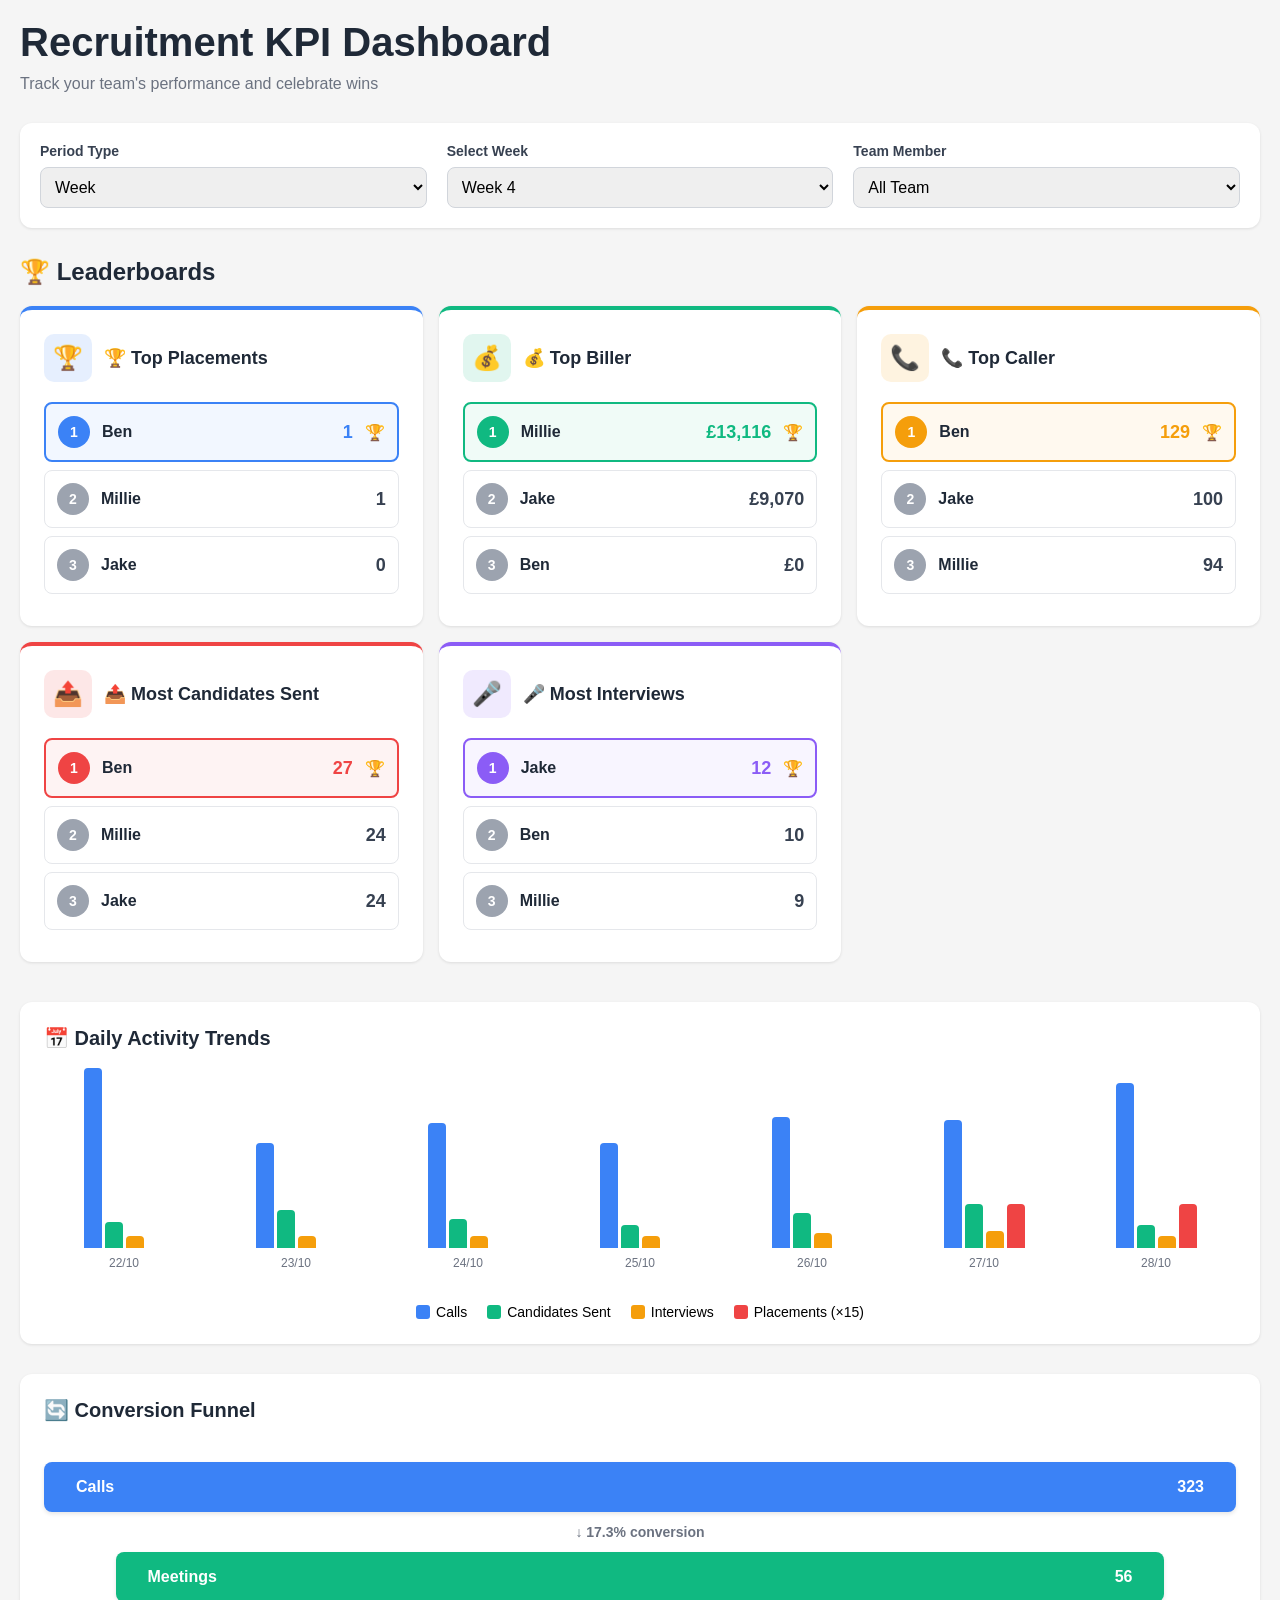
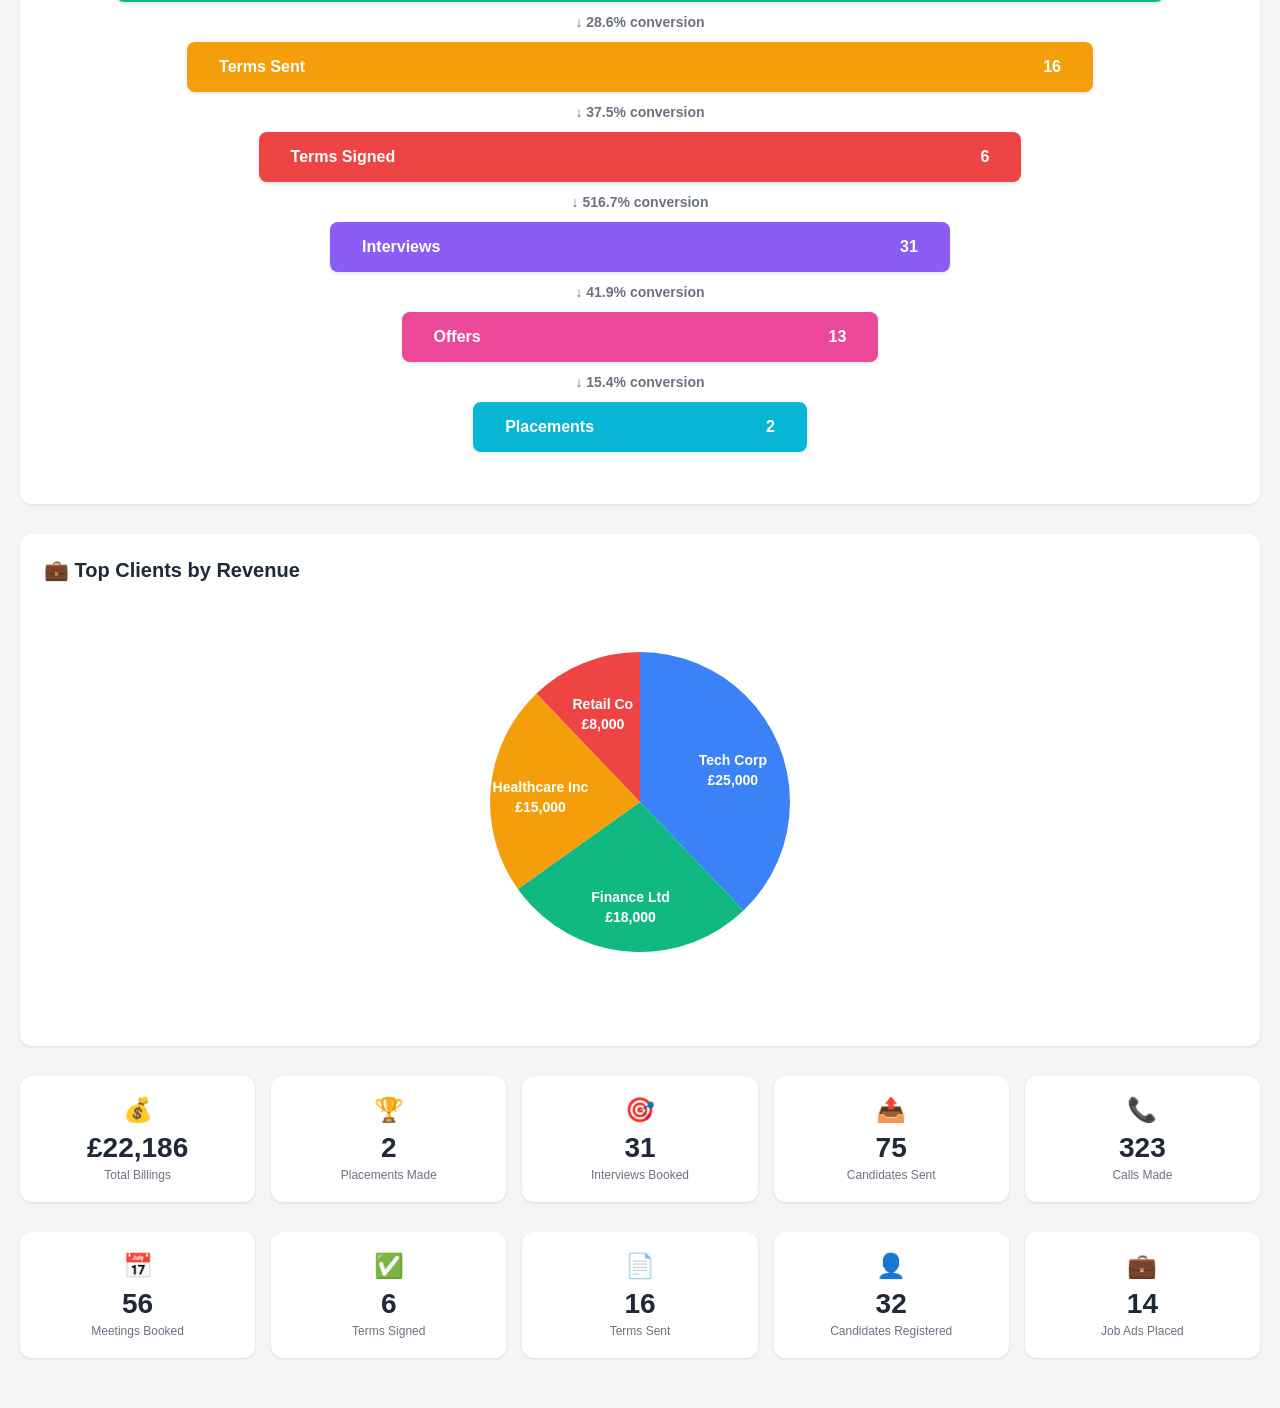
<file: index.html>
<!DOCTYPE html>
<html lang="en">
<head>
    <meta charset="UTF-8">
    <meta name="viewport" content="width=device-width, initial-scale=1.0">
    <title>Recruitment KPI Dashboard</title>
    <style>
        * { margin: 0; padding: 0; box-sizing: border-box; }
        body { font-family: -apple-system, BlinkMacSystemFont, 'Segoe UI', Roboto, sans-serif; background: #f5f5f5; padding: 20px; }
        .container { max-width: 1400px; margin: 0 auto; }
        h1 { font-size: 2.5rem; color: #1f2937; margin-bottom: 10px; }
        .subtitle { color: #6b7280; margin-bottom: 30px; }
        .filters { background: white; padding: 20px; border-radius: 12px; box-shadow: 0 1px 3px rgba(0,0,0,0.1); margin-bottom: 30px; display: grid; grid-template-columns: repeat(auto-fit, minmax(200px, 1fr)); gap: 20px; }
        .filter-group label { display: block; font-size: 0.875rem; font-weight: 600; color: #374151; margin-bottom: 8px; }
        .filter-group select { width: 100%; padding: 10px; border: 1px solid #d1d5db; border-radius: 8px; font-size: 1rem; }
        .section-title { font-size: 1.5rem; font-weight: bold; color: #1f2937; margin-bottom: 20px; display: flex; align-items: center; gap: 10px; }
        .leaderboards { display: grid; grid-template-columns: repeat(5, 1fr); gap: 16px; margin-bottom: 40px; }
        @media (max-width: 1400px) { .leaderboards { grid-template-columns: repeat(3, 1fr); } }
        @media (max-width: 900px) { .leaderboards { grid-template-columns: repeat(2, 1fr); } }
        @media (max-width: 600px) { .leaderboards { grid-template-columns: 1fr; } }
        .leaderboard-card { background: white; border-radius: 12px; box-shadow: 0 1px 3px rgba(0,0,0,0.1); padding: 24px; border-top: 4px solid; }
        .leaderboard-header { display: flex; align-items: center; gap: 12px; margin-bottom: 20px; }
        .leaderboard-icon { width: 48px; height: 48px; border-radius: 10px; display: flex; align-items: center; justify-content: center; font-size: 1.5rem; }
        .leaderboard-title { font-size: 1.125rem; font-weight: bold; color: #1f2937; }
        .leaderboard-item { display: flex; align-items: center; gap: 12px; padding: 12px; border-radius: 8px; margin-bottom: 8px; border: 1px solid #e5e7eb; transition: all 0.2s; }
        .leaderboard-item:hover { box-shadow: 0 4px 6px rgba(0,0,0,0.1); }
        .leaderboard-item.first { border: 2px solid; }
        .rank-badge { width: 32px; height: 32px; border-radius: 50%; display: flex; align-items: center; justify-content: center; font-weight: bold; color: white; font-size: 0.875rem; }
        .leaderboard-name { flex: 1; font-weight: 600; color: #1f2937; }
        .leaderboard-value { font-size: 1.125rem; font-weight: bold; }
        .chart-container { background: white; border-radius: 12px; box-shadow: 0 1px 3px rgba(0,0,0,0.1); padding: 24px; margin-bottom: 30px; }
        .chart-title { font-size: 1.25rem; font-weight: bold; color: #1f2937; margin-bottom: 20px; display: flex; align-items: center; gap: 10px; }
        .funnel { display: flex; flex-direction: column; align-items: center; padding: 20px 0; }
        .funnel-stage { border-radius: 8px; color: white; font-weight: bold; padding: 16px 32px; margin-bottom: 8px; box-shadow: 0 2px 4px rgba(0,0,0,0.1); display: flex; justify-content: space-between; align-items: center; transition: all 0.2s; }
        .funnel-stage:hover { box-shadow: 0 4px 8px rgba(0,0,0,0.2); transform: translateY(-2px); }
        .conversion-rate { font-size: 0.875rem; font-weight: 600; color: #6b7280; margin: 4px 0 12px 0; }
        .metrics-grid { display: grid; grid-template-columns: repeat(auto-fit, minmax(150px, 1fr)); gap: 16px; margin-bottom: 30px; }
        .metric-tile { background: white; border-radius: 12px; box-shadow: 0 1px 3px rgba(0,0,0,0.1); padding: 20px; text-align: center; }
        .metric-icon { font-size: 1.5rem; margin-bottom: 8px; }
        .metric-value { font-size: 1.75rem; font-weight: bold; color: #1f2937; margin-bottom: 4px; }
        .metric-label { font-size: 0.75rem; color: #6b7280; }
        .bars-container { display: flex; gap: 12px; align-items: flex-end; height: 250px; margin-top: 20px; position: relative; padding-bottom: 50px; }
        .bar-group { flex: 1; display: flex; flex-direction: column; align-items: center; }
        .bar-stack { display: flex; gap: 3px; align-items: flex-end; width: 100%; justify-content: center; height: 180px; }
        .bar { width: 18px; border-radius: 4px 4px 0 0; transition: all 0.3s; cursor: pointer; }
        .bar:hover { opacity: 0.8; transform: translateY(-2px); }
        .bar-label { font-size: 0.75rem; color: #6b7280; margin-top: 8px; text-align: center; }
        .chart-legend { position: absolute; bottom: 0; left: 0; right: 0; display: flex; justify-content: center; gap: 20px; font-size: 0.875rem; flex-wrap: wrap; }
        .legend-item { display: flex; align-items: center; gap: 6px; }
        .legend-color { width: 14px; height: 14px; border-radius: 3px; }
        .pie-container { display: flex; justify-content: center; align-items: center; margin: 20px 0; }
    </style>
</head>
<body>
    <div class="container">
        <h1>Recruitment KPI Dashboard</h1>
        <p class="subtitle">Track your team's performance and celebrate wins</p>
        
        <div class="filters">
            <div class="filter-group">
                <label>Period Type</label>
                <select id="periodType" onchange="updateDashboard()">
                    <option value="week">Week</option>
                    <option value="month">Month</option>
                    <option value="ytd">YTD</option>
                </select>
            </div>
            <div class="filter-group" id="weekFilter">
                <label>Select Week</label>
                <select id="weekSelect" onchange="updateDashboard()">
                    <option>Week 1</option>
                    <option>Week 2</option>
                    <option>Week 3</option>
                    <option selected>Week 4</option>
                </select>
            </div>
            <div class="filter-group">
                <label>Team Member</label>
                <select id="userSelect" onchange="updateDashboard()">
                    <option>All Team</option>
                    <option>Ben</option>
                    <option>Millie</option>
                    <option>Jake</option>
                </select>
            </div>
        </div>

        <div class="section-title">🏆 Leaderboards</div>
        <div class="leaderboards" id="leaderboards"></div>

        <div class="chart-container">
            <div class="chart-title">📅 Daily Activity Trends</div>
            <div class="bars-container" id="activityChart"></div>
        </div>

        <div class="chart-container">
            <div class="chart-title">🔄 Conversion Funnel</div>
            <div class="funnel" id="funnelChart"></div>
        </div>

        <div class="chart-container">
            <div class="chart-title">💼 Top Clients by Revenue</div>
            <div class="pie-container">
                <canvas id="pieChart" width="400" height="400"></canvas>
            </div>
        </div>

        <div class="metrics-grid" id="topMetrics"></div>
        <div class="metrics-grid" id="bottomMetrics"></div>
    </div>

    <script>
        // Generate sample data
        function generateData() {
            const users = ['Ben', 'Millie', 'Jake'];
            const data = [];
            for (let week = 1; week <= 4; week++) {
                for (let day = 1; day <= 7; day++) {
                    users.forEach(user => {
                        data.push({
                            date: `2025-10-${String((week - 1) * 7 + day).padStart(2, '0')}`,
                            week: `Week ${week}`,
                            user: user,
                            callsMade: Math.floor(Math.random() * 20) + 5,
                            clientMeetingsBooked: Math.floor(Math.random() * 5),
                            termsSent: Math.floor(Math.random() * 3),
                            termsSigned: Math.floor(Math.random() * 2),
                            jobAdvertPlaced: Math.floor(Math.random() * 2),
                            candidateRegistered: Math.floor(Math.random() * 4),
                            candidatesMarketedOut: Math.floor(Math.random() * 8),
                            interviewBooked: Math.floor(Math.random() * 3),
                            offerMade: Math.floor(Math.random() * 2),
                            placementsMade: Math.random() > 0.85 ? 1 : 0,
                            placementValue: Math.random() > 0.85 ? Math.floor(Math.random() * 8000) + 3000 : 0,
                            placementClient: Math.random() > 0.85 ? ['Tech Corp', 'Finance Ltd', 'Healthcare Inc', 'Retail Co'][Math.floor(Math.random() * 4)] : ''
                        });
                    });
                }
            }
            return data;
        }

        let allData = generateData();

        function filterData() {
            const periodType = document.getElementById('periodType').value;
            const week = document.getElementById('weekSelect').value;
            const user = document.getElementById('userSelect').value;
            
            return allData.filter(d => {
                const periodMatch = periodType === 'week' ? d.week === week : true;
                const userMatch = user === 'All Team' || d.user === user;
                return periodMatch && userMatch;
            });
        }

        function aggregateMetrics(data) {
            return data.reduce((acc, row) => ({
                callsMade: acc.callsMade + row.callsMade,
                clientMeetingsBooked: acc.clientMeetingsBooked + row.clientMeetingsBooked,
                termsSent: acc.termsSent + row.termsSent,
                termsSigned: acc.termsSigned + row.termsSigned,
                jobAdvertPlaced: acc.jobAdvertPlaced + row.jobAdvertPlaced,
                candidateRegistered: acc.candidateRegistered + row.candidateRegistered,
                candidatesMarketedOut: acc.candidatesMarketedOut + row.candidatesMarketedOut,
                interviewBooked: acc.interviewBooked + row.interviewBooked,
                offerMade: acc.offerMade + row.offerMade,
                placementsMade: acc.placementsMade + row.placementsMade,
                totalBillings: acc.totalBillings + row.placementValue
            }), {
                callsMade: 0, clientMeetingsBooked: 0, termsSent: 0, termsSigned: 0,
                jobAdvertPlaced: 0, candidateRegistered: 0, candidatesMarketedOut: 0,
                interviewBooked: 0, offerMade: 0, placementsMade: 0, totalBillings: 0
            });
        }

        function calculateLeaderboards(data) {
            const userStats = {};
            data.forEach(row => {
                if (!userStats[row.user]) {
                    userStats[row.user] = {
                        user: row.user,
                        placementsMade: 0,
                        totalBillings: 0,
                        callsMade: 0,
                        candidatesMarketedOut: 0,
                        interviewBooked: 0
                    };
                }
                userStats[row.user].placementsMade += row.placementsMade;
                userStats[row.user].totalBillings += row.placementValue;
                userStats[row.user].callsMade += row.callsMade;
                userStats[row.user].candidatesMarketedOut += row.candidatesMarketedOut;
                userStats[row.user].interviewBooked += row.interviewBooked;
            });
            
            const users = Object.values(userStats);
            return {
                placements: [...users].sort((a, b) => b.placementsMade - a.placementsMade),
                billings: [...users].sort((a, b) => b.totalBillings - a.totalBillings),
                calls: [...users].sort((a, b) => b.callsMade - a.callsMade),
                candidates: [...users].sort((a, b) => b.candidatesMarketedOut - a.candidatesMarketedOut),
                interviews: [...users].sort((a, b) => b.interviewBooked - a.interviewBooked)
            };
        }

        function renderLeaderboard(title, data, metric, color, prefix = '') {
            return `
                <div class="leaderboard-card" style="border-top-color: ${color};">
                    <div class="leaderboard-header">
                        <div class="leaderboard-icon" style="background: ${color}20;">${title.split(' ')[0]}</div>
                        <div class="leaderboard-title">${title}</div>
                    </div>
                    ${data.map((user, i) => `
                        <div class="leaderboard-item ${i === 0 ? 'first' : ''}" style="${i === 0 ? `background: ${color}10; border-color: ${color};` : ''}">
                            <div class="rank-badge" style="background: ${i === 0 ? color : '#9ca3af'};">${i + 1}</div>
                            <div class="leaderboard-name">${user.user}</div>
                            <div class="leaderboard-value" style="color: ${i === 0 ? color : '#374151'};">
                                ${prefix}${user[metric].toLocaleString()}
                            </div>
                            ${i === 0 ? '🏆' : ''}
                        </div>
                    `).join('')}
                </div>
            `;
        }

        function renderActivityChart(data) {
            const daily = {};
            data.forEach(row => {
                if (!daily[row.date]) {
                    daily[row.date] = { calls: 0, candidates: 0, interviews: 0, placements: 0 };
                }
                daily[row.date].calls += row.callsMade;
                daily[row.date].candidates += row.candidatesMarketedOut;
                daily[row.date].interviews += row.interviewBooked;
                daily[row.date].placements += row.placementsMade;
            });
            
            const dates = Object.keys(daily).sort().slice(-7);
            const maxValue = Math.max(...dates.flatMap(d => [daily[d].calls, daily[d].candidates, daily[d].interviews, daily[d].placements * 15]));
            
            const bars = dates.map(date => {
                const d = daily[date];
                return `
                <div class="bar-group">
                    <div class="bar-stack">
                        <div class="bar" style="height: ${(d.calls / maxValue * 180)}px; background: #3b82f6;" title="Calls: ${d.calls}"></div>
                        <div class="bar" style="height: ${(d.candidates / maxValue * 180)}px; background: #10b981;" title="Candidates: ${d.candidates}"></div>
                        <div class="bar" style="height: ${(d.interviews / maxValue * 180)}px; background: #f59e0b;" title="Interviews: ${d.interviews}"></div>
                        <div class="bar" style="height: ${(d.placements * 15 / maxValue * 180)}px; background: #ef4444;" title="Placements: ${d.placements}"></div>
                    </div>
                    <div class="bar-label">${date.slice(8, 10)}/${date.slice(5, 7)}</div>
                </div>
            `;
            }).join('');
            
            const legend = `
                <div class="chart-legend">
                    <div class="legend-item"><div class="legend-color" style="background: #3b82f6;"></div><span>Calls</span></div>
                    <div class="legend-item"><div class="legend-color" style="background: #10b981;"></div><span>Candidates Sent</span></div>
                    <div class="legend-item"><div class="legend-color" style="background: #f59e0b;"></div><span>Interviews</span></div>
                    <div class="legend-item"><div class="legend-color" style="background: #ef4444;"></div><span>Placements (×15)</span></div>
                </div>
            `;
            
            return bars + legend;
        }

        function renderFunnel(metrics) {
            const stages = [
                { name: 'Calls', value: metrics.callsMade, color: '#3b82f6', nextValue: metrics.clientMeetingsBooked },
                { name: 'Meetings', value: metrics.clientMeetingsBooked, color: '#10b981', nextValue: metrics.termsSent },
                { name: 'Terms Sent', value: metrics.termsSent, color: '#f59e0b', nextValue: metrics.termsSigned },
                { name: 'Terms Signed', value: metrics.termsSigned, color: '#ef4444', nextValue: metrics.interviewBooked },
                { name: 'Interviews', value: metrics.interviewBooked, color: '#8b5cf6', nextValue: metrics.offerMade },
                { name: 'Offers', value: metrics.offerMade, color: '#ec4899', nextValue: metrics.placementsMade },
                { name: 'Placements', value: metrics.placementsMade, color: '#06b6d4', nextValue: null }
            ];
            
            return stages.map((stage, i) => {
                const conversionRate = stage.value > 0 && stage.nextValue !== null 
                    ? (stage.nextValue / stage.value * 100).toFixed(1) 
                    : null;
                    
                return `
                <div style="width: 100%; display: flex; flex-direction: column; align-items: center;">
                    <div class="funnel-stage" style="width: ${100 - i * 12}%; background: ${stage.color};">
                        <span>${stage.name}</span>
                        <span>${stage.value}</span>
                    </div>
                    ${conversionRate !== null ? `<div class="conversion-rate">↓ ${conversionRate}% conversion</div>` : ''}
                </div>
            `;
            }).join('');
        }

        function drawPieChart(data) {
            const canvas = document.getElementById('pieChart');
            const ctx = canvas.getContext('2d');
            const clients = {};
            
            data.forEach(row => {
                if (row.placementClient && row.placementValue > 0) {
                    clients[row.placementClient] = (clients[row.placementClient] || 0) + row.placementValue;
                }
            });
            
            const clientData = Object.entries(clients).sort((a, b) => b[1] - a[1]).slice(0, 5);
            if (clientData.length === 0) {
                clientData.push(['Tech Corp', 25000], ['Finance Ltd', 18000], ['Healthcare Inc', 15000], ['Retail Co', 8000]);
            }
            
            const total = clientData.reduce((sum, [, val]) => sum + val, 0);
            const colors = ['#3b82f6', '#10b981', '#f59e0b', '#ef4444', '#8b5cf6'];
            
            ctx.clearRect(0, 0, 400, 400);
            let currentAngle = -Math.PI / 2;
            
            clientData.forEach(([name, value], i) => {
                const sliceAngle = (value / total) * 2 * Math.PI;
                ctx.fillStyle = colors[i];
                ctx.beginPath();
                ctx.moveTo(200, 200);
                ctx.arc(200, 200, 150, currentAngle, currentAngle + sliceAngle);
                ctx.closePath();
                ctx.fill();
                
                const midAngle = currentAngle + sliceAngle / 2;
                const labelX = 200 + Math.cos(midAngle) * 100;
                const labelY = 200 + Math.sin(midAngle) * 100;
                ctx.fillStyle = 'white';
                ctx.font = 'bold 14px sans-serif';
                ctx.textAlign = 'center';
                ctx.fillText(`${name}`, labelX, labelY);
                ctx.fillText(`£${value.toLocaleString()}`, labelX, labelY + 20);
                
                currentAngle += sliceAngle;
            });
        }

        function updateDashboard() {
            const filtered = filterData();
            const metrics = aggregateMetrics(filtered);
            const leaderboards = calculateLeaderboards(filtered);
            
            document.getElementById('leaderboards').innerHTML = 
                renderLeaderboard('🏆 Top Placements', leaderboards.placements, 'placementsMade', '#3b82f6') +
                renderLeaderboard('💰 Top Biller', leaderboards.billings, 'totalBillings', '#10b981', '£') +
                renderLeaderboard('📞 Top Caller', leaderboards.calls, 'callsMade', '#f59e0b') +
                renderLeaderboard('📤 Most Candidates Sent', leaderboards.candidates, 'candidatesMarketedOut', '#ef4444') +
                renderLeaderboard('🎤 Most Interviews', leaderboards.interviews, 'interviewBooked', '#8b5cf6');
            
            document.getElementById('activityChart').innerHTML = renderActivityChart(filtered);
            document.getElementById('funnelChart').innerHTML = renderFunnel(metrics);
            drawPieChart(filtered);
            
            document.getElementById('topMetrics').innerHTML = `
                <div class="metric-tile"><div class="metric-icon">💰</div><div class="metric-value">£${metrics.totalBillings.toLocaleString()}</div><div class="metric-label">Total Billings</div></div>
                <div class="metric-tile"><div class="metric-icon">🏆</div><div class="metric-value">${metrics.placementsMade}</div><div class="metric-label">Placements Made</div></div>
                <div class="metric-tile"><div class="metric-icon">🎯</div><div class="metric-value">${metrics.interviewBooked}</div><div class="metric-label">Interviews Booked</div></div>
                <div class="metric-tile"><div class="metric-icon">📤</div><div class="metric-value">${metrics.candidatesMarketedOut}</div><div class="metric-label">Candidates Sent</div></div>
                <div class="metric-tile"><div class="metric-icon">📞</div><div class="metric-value">${metrics.callsMade}</div><div class="metric-label">Calls Made</div></div>
            `;
            
            document.getElementById('bottomMetrics').innerHTML = `
                <div class="metric-tile"><div class="metric-icon">📅</div><div class="metric-value">${metrics.clientMeetingsBooked}</div><div class="metric-label">Meetings Booked</div></div>
                <div class="metric-tile"><div class="metric-icon">✅</div><div class="metric-value">${metrics.termsSigned}</div><div class="metric-label">Terms Signed</div></div>
                <div class="metric-tile"><div class="metric-icon">📄</div><div class="metric-value">${metrics.termsSent}</div><div class="metric-label">Terms Sent</div></div>
                <div class="metric-tile"><div class="metric-icon">👤</div><div class="metric-value">${metrics.candidateRegistered}</div><div class="metric-label">Candidates Registered</div></div>
                <div class="metric-tile"><div class="metric-icon">💼</div><div class="metric-value">${metrics.jobAdvertPlaced}</div><div class="metric-label">Job Ads Placed</div></div>
            `;
        }

        updateDashboard();
    </script>
</body>
</html>
</file>
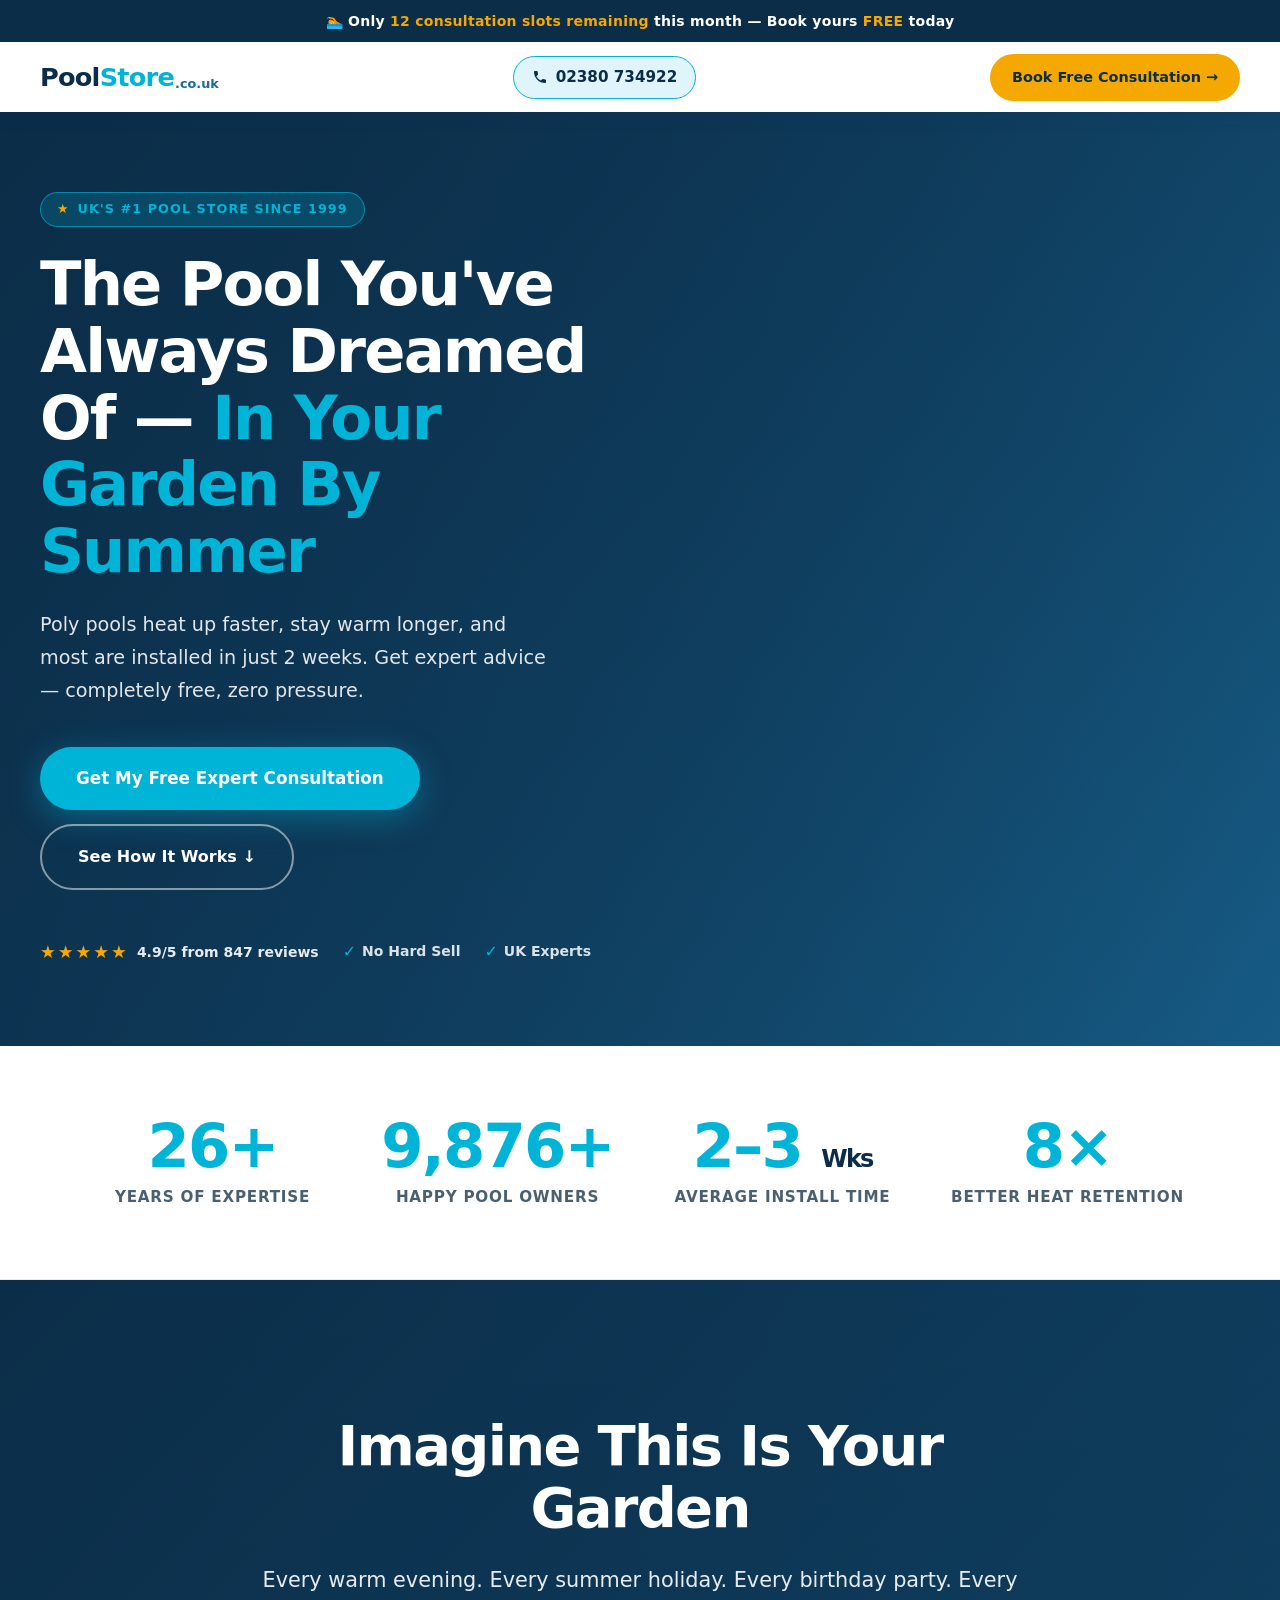
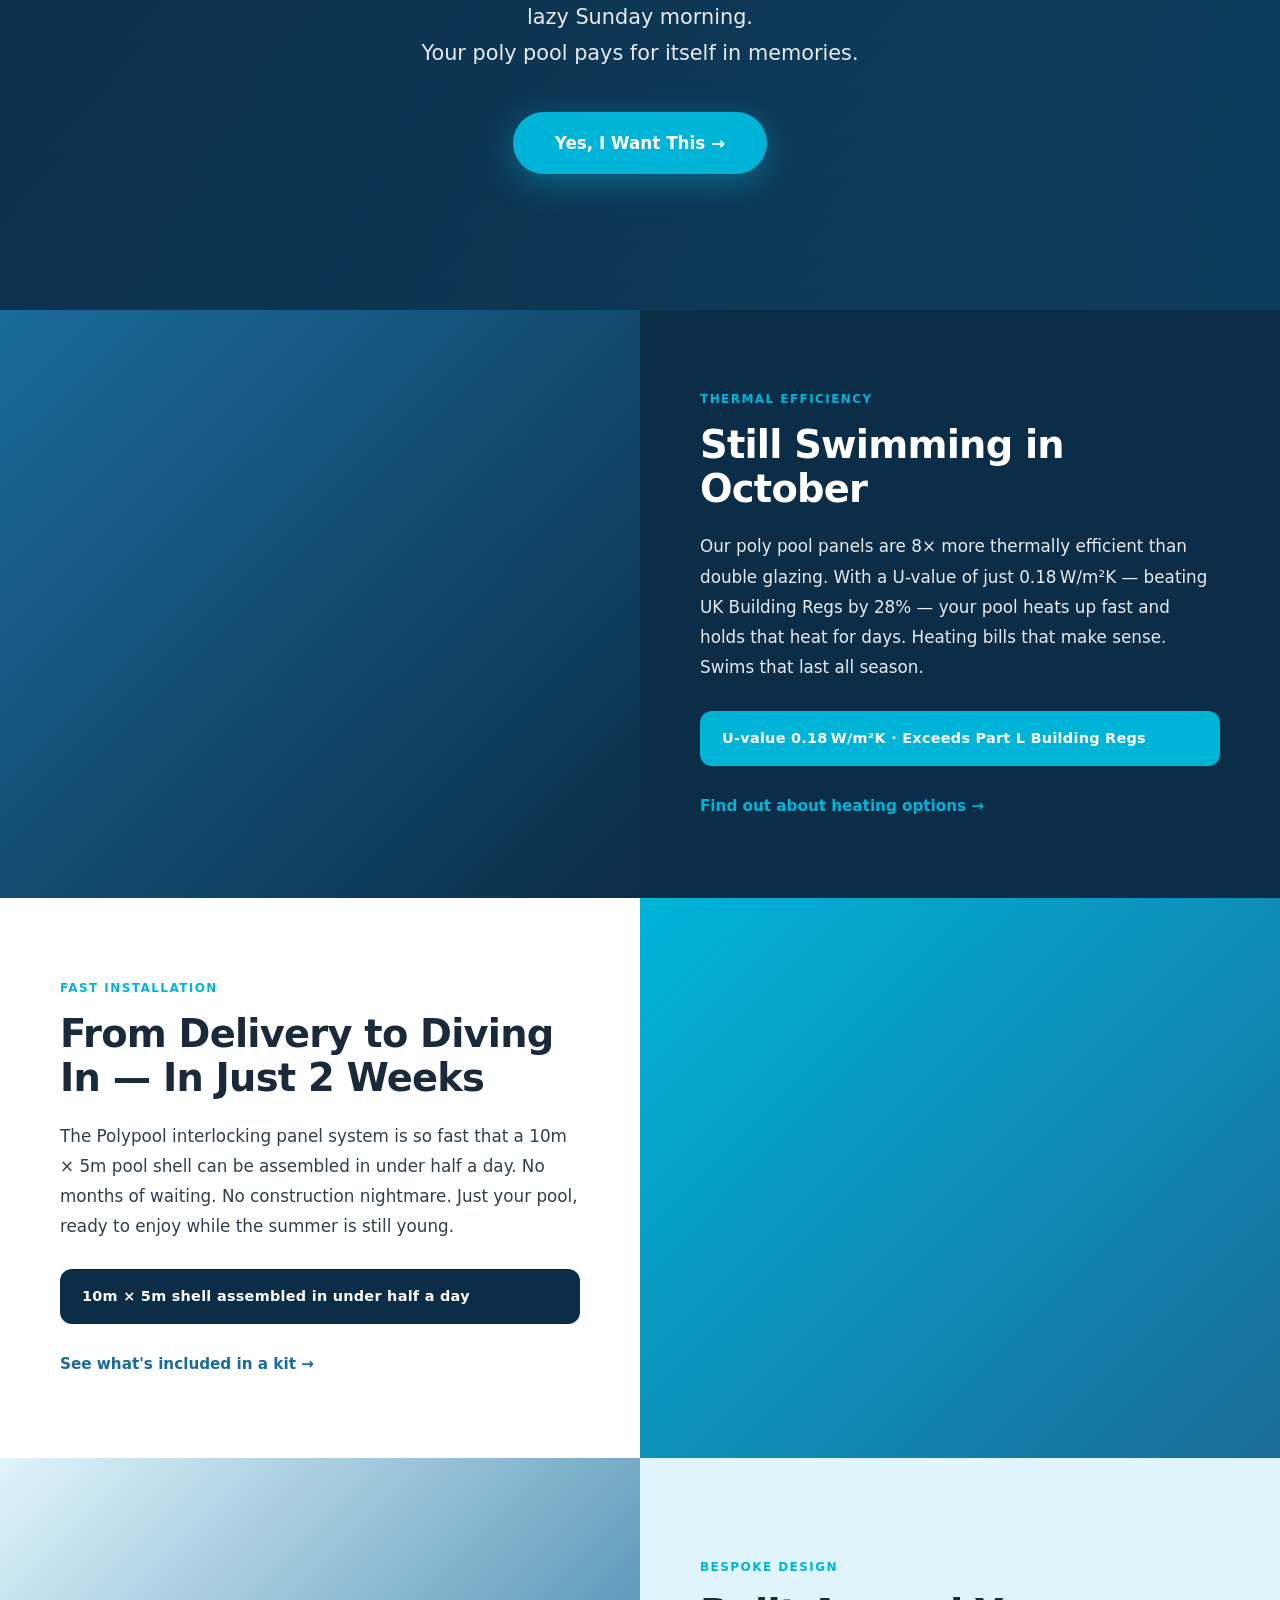
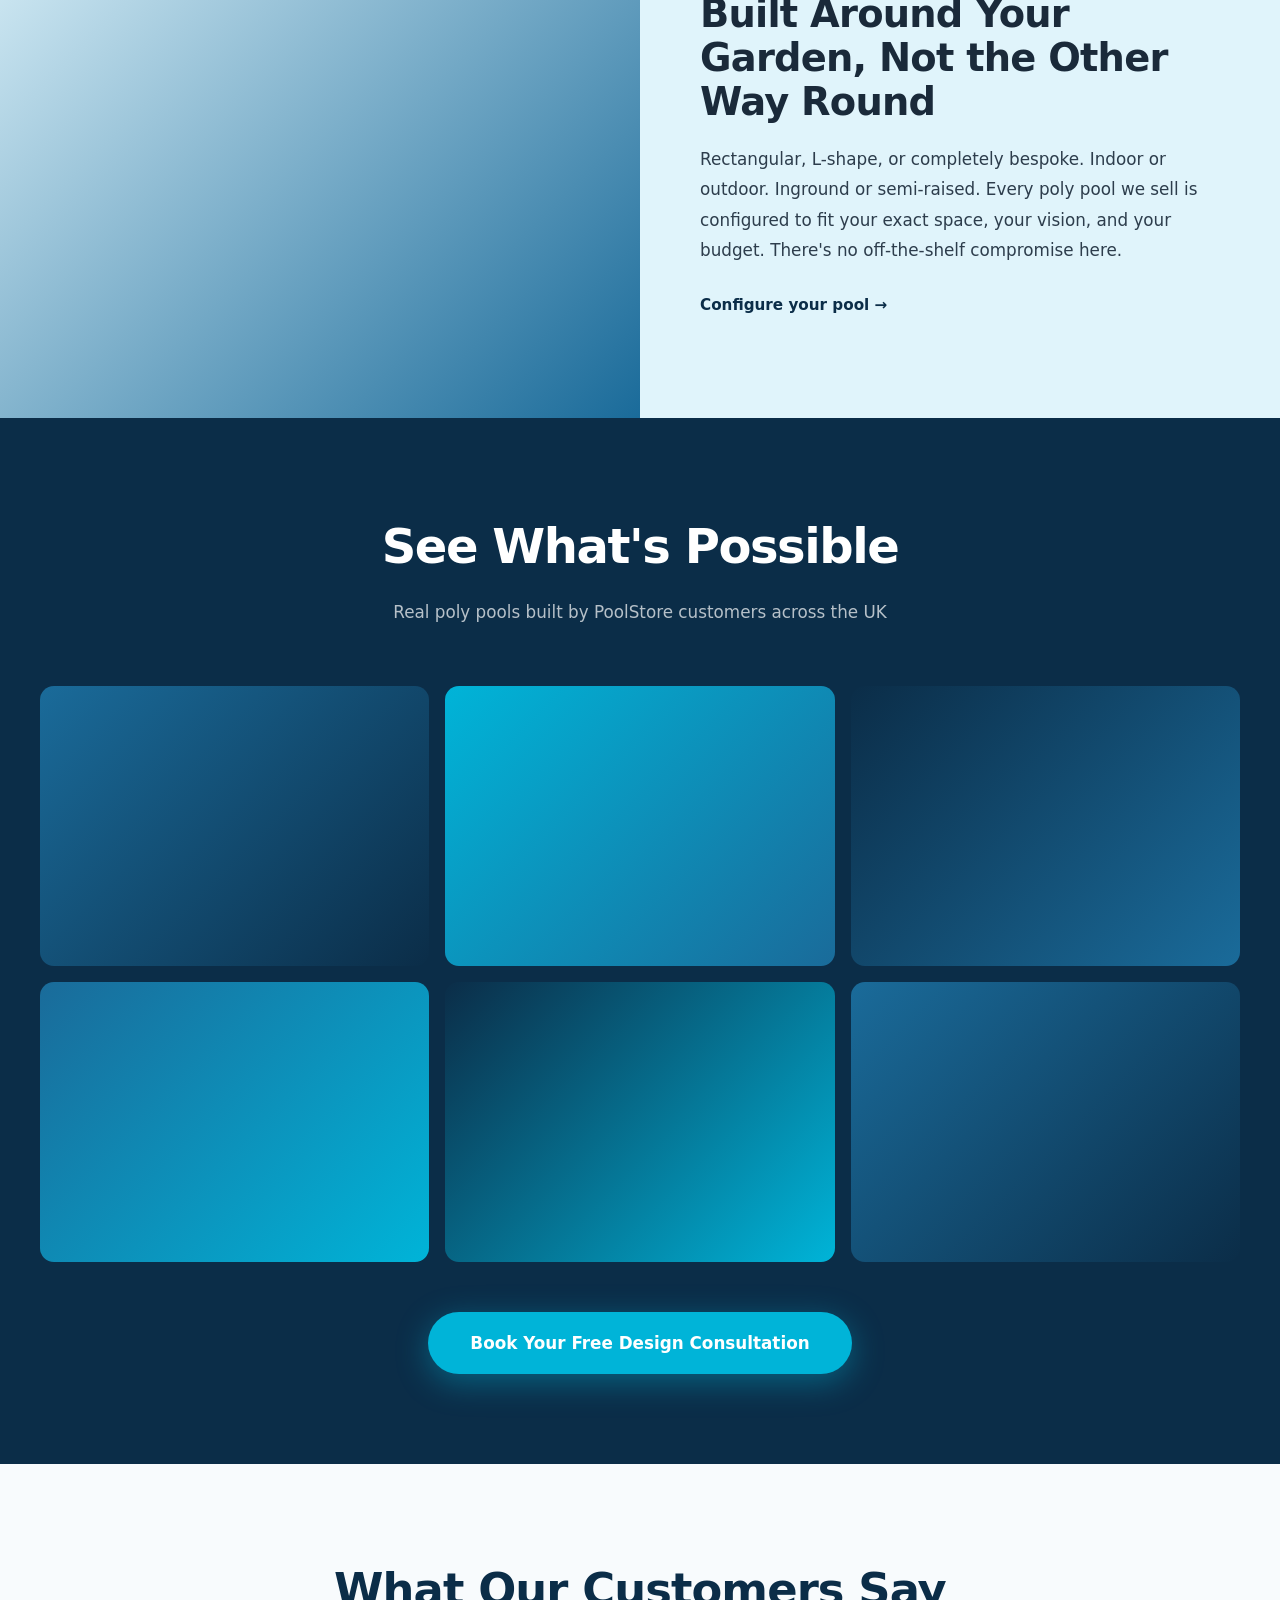
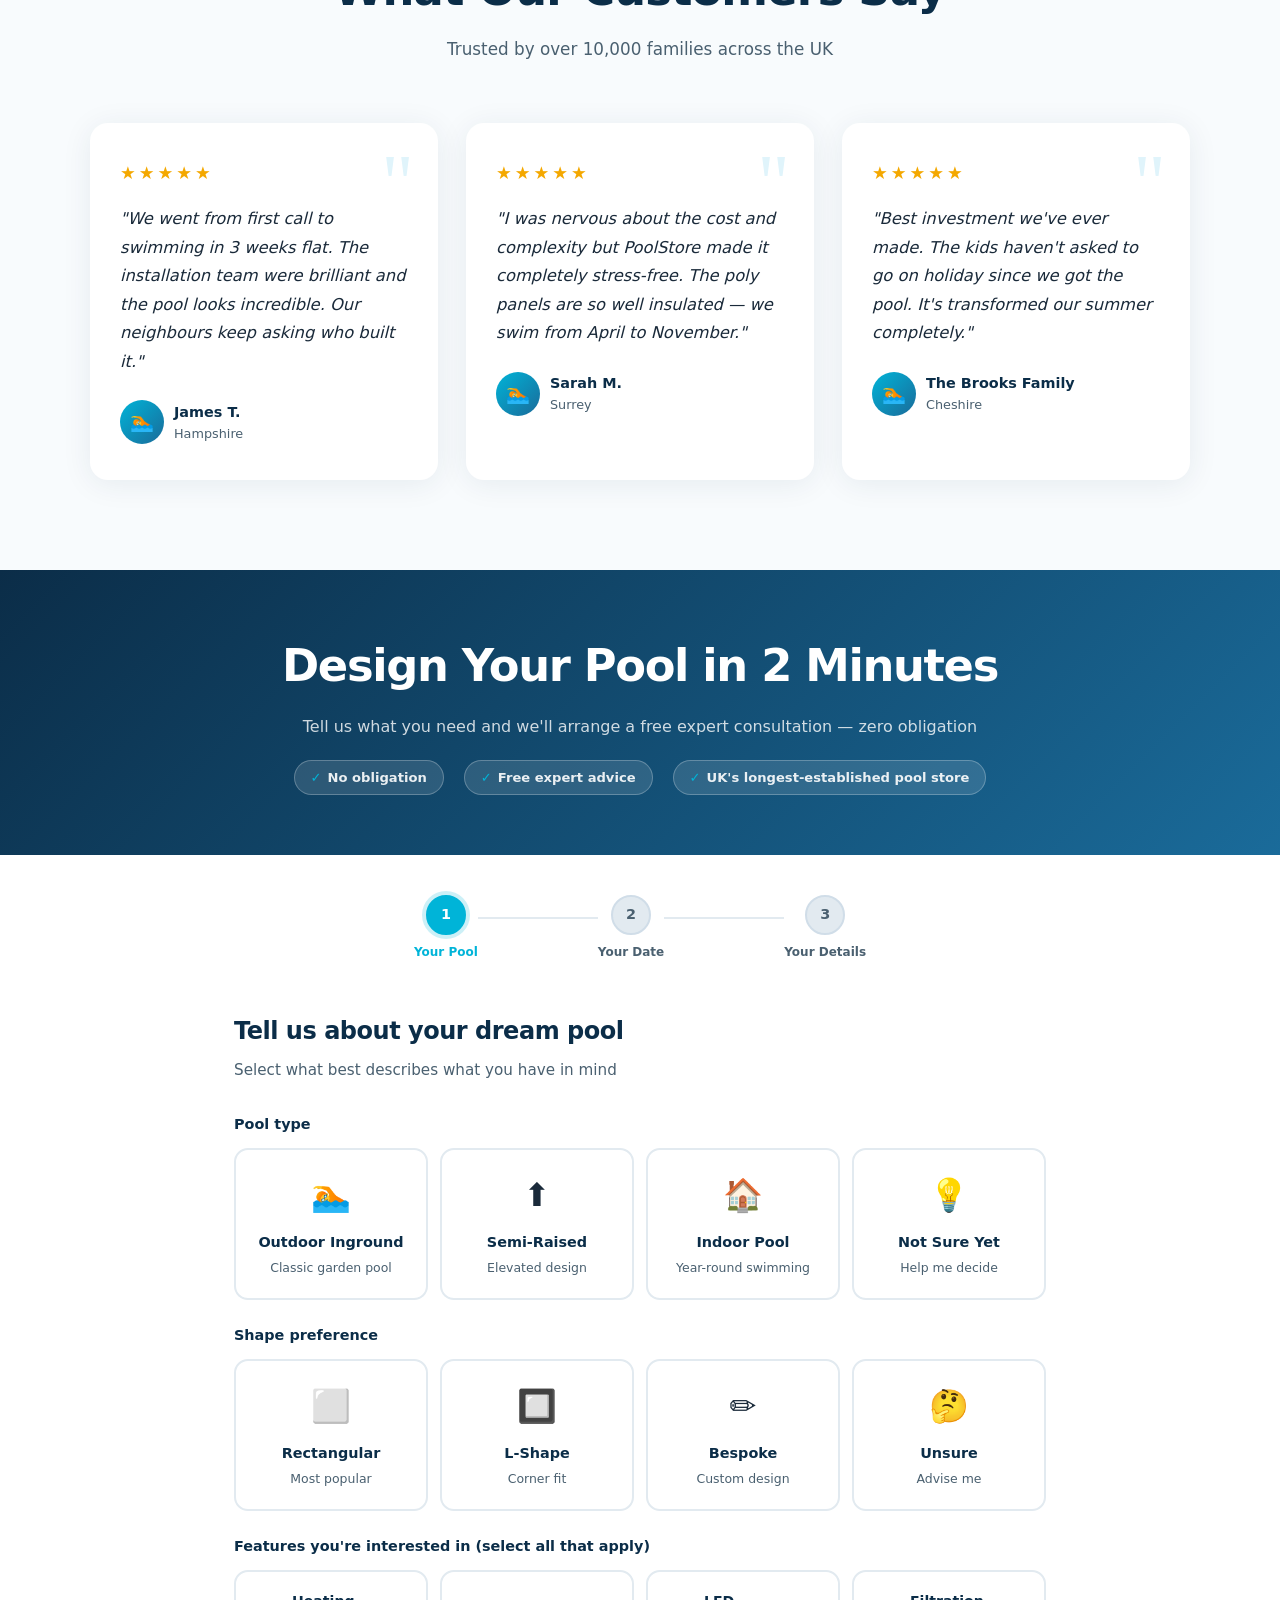
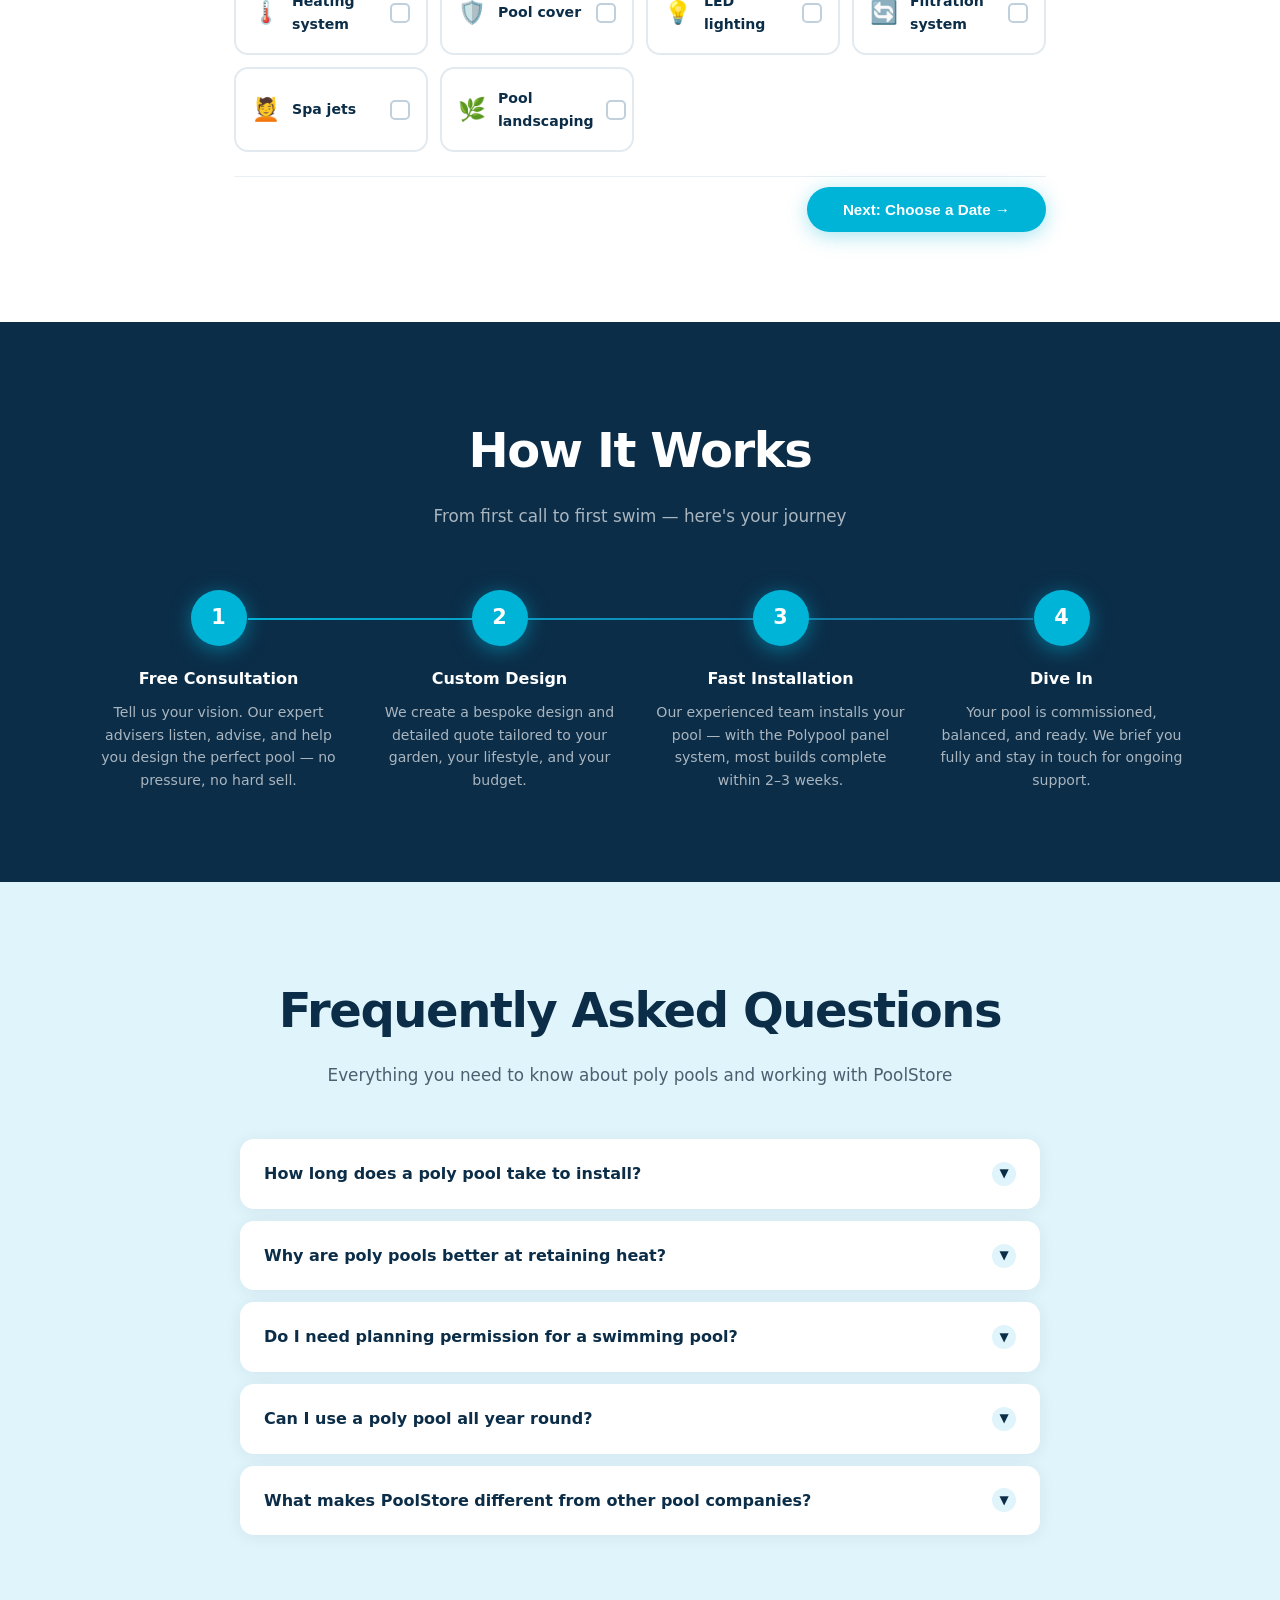
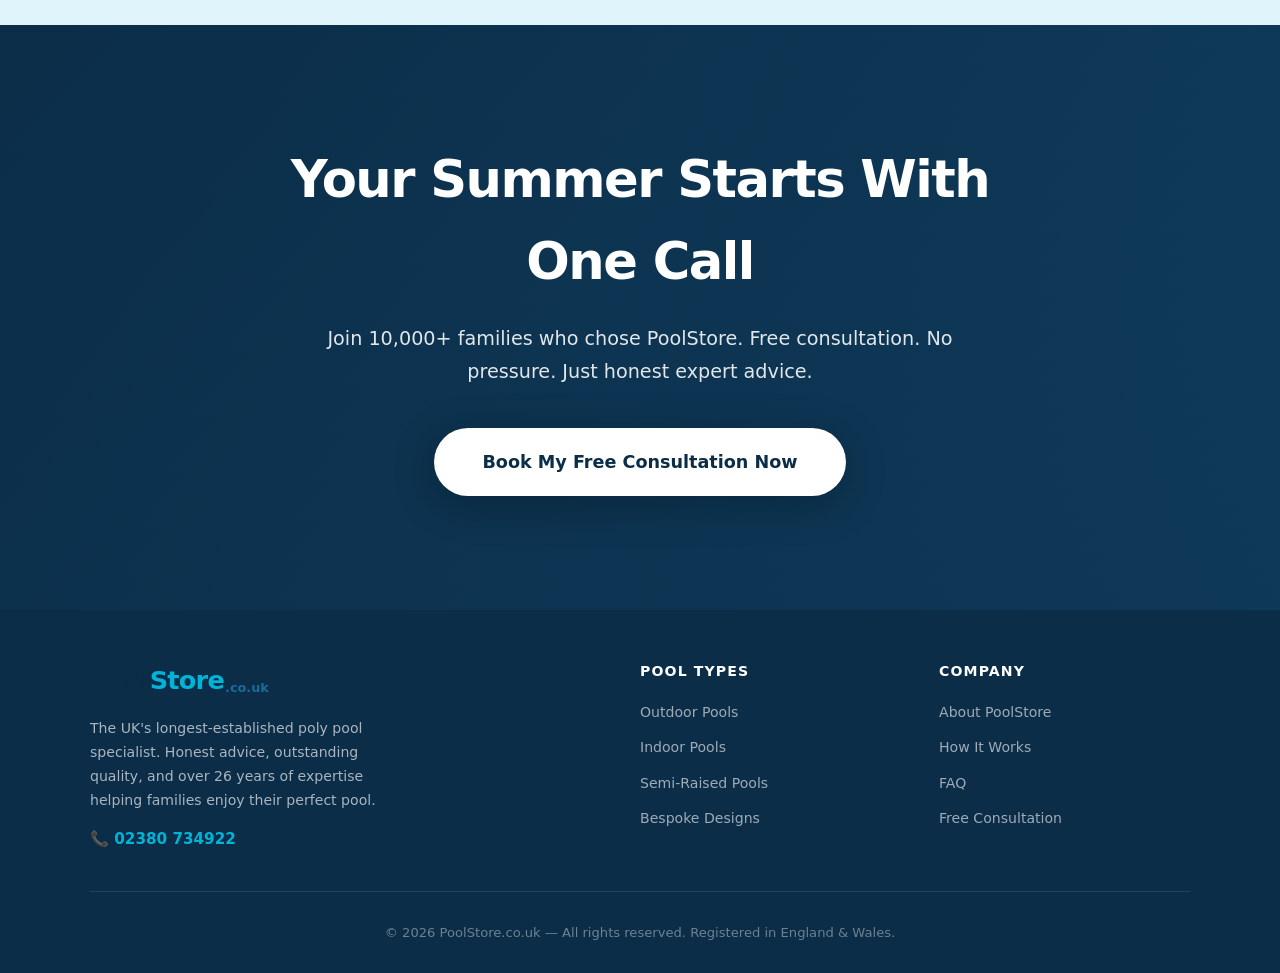
<file: poly-pool-landing.html>
<!DOCTYPE html>
<html lang="en">
<head>
<meta charset="UTF-8">
<meta name="viewport" content="width=device-width, initial-scale=1.0">
<title>Poly Pools | PoolStore.co.uk — UK's #1 Pool Store Since 1999</title>
<meta name="description" content="Discover poly pools that heat up faster, stay warm longer, and install in just 2 weeks. Get your free expert consultation from PoolStore — no hard sell, just honest advice.">
<style>
:root {
  --navy: #0b2d48;
  --ocean: #1a6b9a;
  --teal: #00b4d8;
  --sky: #e0f4fb;
  --gold: #f4a800;
  --white: #ffffff;
  --offwhite: #f8fbfd;
  --text-dark: #1a2a3a;
  --text-mid: #4a6070;
}
*, *::before, *::after { box-sizing: border-box; margin: 0; padding: 0; }
html { scroll-behavior: smooth; font-size: 16px; }
body { font-family: 'Segoe UI', system-ui, -apple-system, BlinkMacSystemFont, sans-serif; color: var(--text-dark); line-height: 1.6; overflow-x: hidden; }

/* ANNOUNCEMENT BAR */
.announcement-bar {
  background: var(--navy);
  color: var(--white);
  text-align: center;
  padding: 10px 20px;
  font-size: 0.875rem;
  font-weight: 600;
  letter-spacing: 0.02em;
  position: relative;
  z-index: 1000;
}
.announcement-bar span { color: var(--gold); }

/* STICKY HEADER */
.site-header {
  position: sticky;
  top: 0;
  z-index: 999;
  background: var(--white);
  box-shadow: 0 2px 20px rgba(11,45,72,0.12);
  padding: 0 24px;
}
.header-inner {
  max-width: 1200px;
  margin: 0 auto;
  display: flex;
  align-items: center;
  justify-content: space-between;
  height: 70px;
  gap: 20px;
}
.logo { display: flex; align-items: center; gap: 0; text-decoration: none; flex-shrink: 0; }
.logo-pool { font-size: 1.6rem; font-weight: 800; color: var(--navy); letter-spacing: -0.03em; }
.logo-store { font-size: 1.6rem; font-weight: 800; color: var(--teal); letter-spacing: -0.03em; }
.logo-domain { font-size: 0.8rem; font-weight: 600; color: var(--ocean); align-self: flex-end; margin-bottom: 3px; margin-left: 1px; }
.header-phone {
  display: flex;
  align-items: center;
  gap: 8px;
  background: var(--sky);
  border: 1.5px solid var(--teal);
  border-radius: 50px;
  padding: 8px 18px;
  text-decoration: none;
  color: var(--navy);
  font-weight: 700;
  font-size: 0.95rem;
  transition: all 0.2s ease;
  flex-shrink: 0;
}
.header-phone:hover { background: var(--teal); color: var(--white); }
.header-phone svg { width: 16px; height: 16px; flex-shrink: 0; }
.header-cta {
  background: var(--gold);
  color: var(--navy);
  border: none;
  border-radius: 50px;
  padding: 12px 22px;
  font-weight: 800;
  font-size: 0.9rem;
  cursor: pointer;
  text-decoration: none;
  transition: all 0.2s ease;
  white-space: nowrap;
  flex-shrink: 0;
  display: inline-block;
}
.header-cta:hover { background: #e09600; transform: translateY(-1px); box-shadow: 0 4px 16px rgba(244,168,0,0.4); }

/* HERO */
.hero {
  min-height: 100vh;
  background: url('https://images.unsplash.com/photo-1575429198097-0414ec08e8cd?w=1600&q=85') center/cover no-repeat,
              linear-gradient(135deg, var(--navy) 0%, var(--ocean) 100%);
  position: relative;
  display: flex;
  align-items: center;
  padding: 80px 24px;
}
.hero::before {
  content: '';
  position: absolute;
  inset: 0;
  background: linear-gradient(105deg, rgba(11,45,72,0.82) 0%, rgba(11,45,72,0.55) 50%, rgba(11,45,72,0.25) 100%);
}
.hero-inner {
  max-width: 1200px;
  margin: 0 auto;
  width: 100%;
  position: relative;
  z-index: 1;
}
.hero-content { max-width: 620px; }
.eyebrow-badge {
  display: inline-flex;
  align-items: center;
  gap: 8px;
  background: rgba(0,180,216,0.2);
  border: 1.5px solid rgba(0,180,216,0.6);
  border-radius: 50px;
  padding: 6px 16px;
  color: var(--teal);
  font-size: 0.8rem;
  font-weight: 700;
  text-transform: uppercase;
  letter-spacing: 0.08em;
  margin-bottom: 24px;
}
.eyebrow-badge::before { content: '★'; color: var(--gold); }
.hero h1 {
  font-size: clamp(2.2rem, 5vw, 3.8rem);
  font-weight: 900;
  color: var(--white);
  line-height: 1.1;
  letter-spacing: -0.03em;
  margin-bottom: 24px;
}
.hero h1 em { color: var(--teal); font-style: normal; }
.hero-sub {
  font-size: clamp(1rem, 2vw, 1.2rem);
  color: rgba(255,255,255,0.88);
  line-height: 1.7;
  margin-bottom: 40px;
  max-width: 520px;
}
.hero-buttons { display: flex; flex-wrap: wrap; gap: 14px; margin-bottom: 48px; }
.btn-hero-primary {
  background: var(--teal);
  color: var(--white);
  padding: 18px 36px;
  border-radius: 50px;
  font-weight: 800;
  font-size: 1.05rem;
  text-decoration: none;
  border: none;
  cursor: pointer;
  transition: all 0.25s ease;
  display: inline-block;
  box-shadow: 0 8px 32px rgba(0,180,216,0.4);
}
.btn-hero-primary:hover { background: #009dc0; transform: translateY(-2px); box-shadow: 0 12px 40px rgba(0,180,216,0.5); }
.btn-hero-ghost {
  background: transparent;
  color: var(--white);
  padding: 18px 36px;
  border-radius: 50px;
  font-weight: 700;
  font-size: 1rem;
  text-decoration: none;
  border: 2px solid rgba(255,255,255,0.5);
  cursor: pointer;
  transition: all 0.25s ease;
  display: inline-block;
}
.btn-hero-ghost:hover { border-color: var(--white); background: rgba(255,255,255,0.1); }
.trust-row {
  display: flex;
  flex-wrap: wrap;
  align-items: center;
  gap: 24px;
}
.trust-stars { display: flex; align-items: center; gap: 8px; }
.stars { color: var(--gold); font-size: 1.1rem; letter-spacing: 2px; }
.trust-label { color: rgba(255,255,255,0.9); font-size: 0.875rem; font-weight: 600; }
.trust-item { display: flex; align-items: center; gap: 6px; color: rgba(255,255,255,0.85); font-size: 0.875rem; font-weight: 600; }
.trust-item::before { content: '✓'; color: var(--teal); font-weight: 900; font-size: 1rem; }

/* SOCIAL PROOF STRIP */
.stats-strip {
  background: var(--white);
  padding: 70px 24px;
  border-bottom: 1px solid rgba(0,180,216,0.15);
}
.stats-inner {
  max-width: 1100px;
  margin: 0 auto;
  display: grid;
  grid-template-columns: repeat(4, 1fr);
  gap: 40px;
  text-align: center;
}
.stat-item {}
.stat-number {
  font-size: clamp(2.5rem, 5vw, 3.8rem);
  font-weight: 900;
  color: var(--navy);
  line-height: 1;
  letter-spacing: -0.03em;
  margin-bottom: 8px;
}
.stat-number span { color: var(--teal); }
.stat-label {
  font-size: 0.95rem;
  color: var(--text-mid);
  font-weight: 600;
  text-transform: uppercase;
  letter-spacing: 0.05em;
}
</style>
</head>
<body>

<!-- ANNOUNCEMENT BAR -->
<div class="announcement-bar">
  🏊 Only <span>12 consultation slots remaining</span> this month — Book yours <span>FREE</span> today
</div>

<!-- STICKY HEADER -->
<header class="site-header">
  <div class="header-inner">
    <a href="#" class="logo">
      <span class="logo-pool">Pool</span><span class="logo-store">Store</span><span class="logo-domain">.co.uk</span>
    </a>
    <a href="tel:02380734922" class="header-phone">
      <svg viewBox="0 0 24 24" fill="currentColor"><path d="M6.6 10.8c1.4 2.8 3.8 5.1 6.6 6.6l2.2-2.2c.3-.3.7-.4 1-.2 1.1.4 2.3.6 3.6.6.6 0 1 .4 1 1V20c0 .6-.4 1-1 1-9.4 0-17-7.6-17-17 0-.6.4-1 1-1h3.5c.6 0 1 .4 1 1 0 1.3.2 2.5.6 3.6.1.3 0 .7-.2 1L6.6 10.8z"/></svg>
      02380 734922
    </a>
    <a href="#configurator" class="header-cta">Book Free Consultation &rarr;</a>
  </div>
</header>

<!-- HERO -->
<section class="hero">
  <div class="hero-inner">
    <div class="hero-content">
      <div class="eyebrow-badge">UK's #1 Pool Store Since 1999</div>
      <h1>The Pool You've Always Dreamed Of &mdash; <em>In Your Garden By Summer</em></h1>
      <p class="hero-sub">Poly pools heat up faster, stay warm longer, and most are installed in just 2 weeks. Get expert advice &mdash; completely free, zero pressure.</p>
      <div class="hero-buttons">
        <a href="#configurator" class="btn-hero-primary">Get My Free Expert Consultation</a>
        <a href="#desire" class="btn-hero-ghost">See How It Works &darr;</a>
      </div>
      <div class="trust-row">
        <div class="trust-stars">
          <div class="stars">★★★★★</div>
          <div class="trust-label">4.9/5 from 847 reviews</div>
        </div>
        <div class="trust-item">No Hard Sell</div>
        <div class="trust-item">UK Experts</div>
      </div>
    </div>
  </div>
</section>

<!-- SOCIAL PROOF STRIP -->
<section class="stats-strip" id="stats">
  <div class="stats-inner">
    <div class="stat-item">
      <div class="stat-number"><span class="counter" data-target="26" data-suffix="+">0+</span></div>
      <div class="stat-label">Years of expertise</div>
    </div>
    <div class="stat-item">
      <div class="stat-number"><span class="counter" data-target="10000" data-suffix="+" data-prefix="">0+</span></div>
      <div class="stat-label">Happy pool owners</div>
    </div>
    <div class="stat-item">
      <div class="stat-number" style="color:var(--teal)">2&ndash;3 <span style="font-size:1.5rem;color:var(--navy)">Wks</span></div>
      <div class="stat-label">Average install time</div>
    </div>
    <div class="stat-item">
      <div class="stat-number"><span class="counter" data-target="8" data-suffix="&times;">0&times;</span></div>
      <div class="stat-label">Better heat retention</div>
    </div>
  </div>
</section>


<!-- DESIRE SECTION -->
<style>
.desire-section {
  min-height: 70vh;
  background: url('https://images.unsplash.com/photo-1564501049412-61c2a3083791?w=1600&q=85') center/cover no-repeat,
              linear-gradient(135deg, var(--navy) 0%, var(--ocean) 100%);
  position: relative;
  display: flex;
  align-items: center;
  justify-content: center;
  text-align: center;
  padding: 80px 24px;
}
.desire-section::before {
  content: '';
  position: absolute;
  inset: 0;
  background: linear-gradient(180deg, rgba(11,45,72,0.65) 0%, rgba(11,45,72,0.75) 100%);
}
.desire-content {
  position: relative;
  z-index: 1;
  max-width: 780px;
}
.desire-content h2 {
  font-size: clamp(2rem, 5vw, 3.5rem);
  font-weight: 900;
  color: var(--white);
  line-height: 1.1;
  letter-spacing: -0.03em;
  margin-bottom: 24px;
}
.desire-content p {
  font-size: clamp(1.05rem, 2.2vw, 1.3rem);
  color: rgba(255,255,255,0.9);
  line-height: 1.75;
  margin-bottom: 40px;
}
.btn-teal {
  display: inline-block;
  background: var(--teal);
  color: var(--white);
  padding: 18px 42px;
  border-radius: 50px;
  font-weight: 800;
  font-size: 1.05rem;
  text-decoration: none;
  border: none;
  cursor: pointer;
  transition: all 0.25s ease;
  box-shadow: 0 8px 32px rgba(0,180,216,0.4);
}
.btn-teal:hover { background: #009dc0; transform: translateY(-2px); box-shadow: 0 12px 40px rgba(0,180,216,0.55); }

/* FEATURE STORIES */
.feature-story {
  display: grid;
  grid-template-columns: 1fr 1fr;
  min-height: 560px;
}
.feature-story.reverse { direction: rtl; }
.feature-story.reverse > * { direction: ltr; }
.feature-img {
  background-size: cover;
  background-position: center;
  min-height: 480px;
}
.feature-text {
  padding: 80px 60px;
  display: flex;
  flex-direction: column;
  justify-content: center;
}
.feature-text.navy { background: var(--navy); color: var(--white); }
.feature-text.white { background: var(--white); color: var(--text-dark); }
.feature-text.sky { background: var(--sky); color: var(--text-dark); }
.feature-label {
  font-size: 0.75rem;
  font-weight: 700;
  text-transform: uppercase;
  letter-spacing: 0.12em;
  color: var(--teal);
  margin-bottom: 14px;
}
.feature-text h3 {
  font-size: clamp(1.7rem, 3vw, 2.4rem);
  font-weight: 900;
  line-height: 1.15;
  letter-spacing: -0.02em;
  margin-bottom: 20px;
}
.feature-text.navy h3 { color: var(--white); }
.feature-text p {
  font-size: 1.05rem;
  line-height: 1.8;
  margin-bottom: 28px;
  opacity: 0.9;
}
.stat-callout {
  border-radius: 12px;
  padding: 16px 22px;
  font-size: 0.9rem;
  font-weight: 700;
  margin-bottom: 28px;
  letter-spacing: 0.02em;
}
.stat-callout.teal { background: var(--teal); color: var(--white); }
.stat-callout.navy { background: var(--navy); color: var(--white); }
.feature-link {
  display: inline-flex;
  align-items: center;
  gap: 6px;
  font-weight: 700;
  font-size: 0.95rem;
  text-decoration: none;
  color: var(--teal);
  transition: gap 0.2s ease;
}
.feature-link:hover { gap: 10px; }
.feature-text.navy .feature-link { color: var(--teal); }
.feature-text.white .feature-link { color: var(--ocean); }
.feature-text.sky .feature-link { color: var(--navy); }

@media (max-width: 900px) {
  .feature-story { grid-template-columns: 1fr; }
  .feature-story.reverse { direction: ltr; }
  .feature-img { min-height: 300px; }
  .feature-text { padding: 50px 30px; }
}
</style>

<section class="desire-section" id="desire">
  <div class="desire-content">
    <h2>Imagine This Is Your Garden</h2>
    <p>Every warm evening. Every summer holiday. Every birthday party. Every lazy Sunday morning.<br>Your poly pool pays for itself in memories.</p>
    <a href="#configurator" class="btn-teal">Yes, I Want This &rarr;</a>
  </div>
</section>

<!-- FEATURE A: Still Swimming in October -->
<div class="feature-story">
  <div class="feature-img" style="background: url('https://images.unsplash.com/photo-1571902943202-507ec2618e8f?w=800&q=80') center/cover no-repeat, linear-gradient(135deg,#1a6b9a,#0b2d48);"></div>
  <div class="feature-text navy">
    <div class="feature-label">Thermal Efficiency</div>
    <h3>Still Swimming in October</h3>
    <p>Our poly pool panels are 8&times; more thermally efficient than double glazing. With a U-value of just 0.18&thinsp;W/m&sup2;K &mdash; beating UK Building Regs by 28% &mdash; your pool heats up fast and holds that heat for days. Heating bills that make sense. Swims that last all season.</p>
    <div class="stat-callout teal">U-value 0.18&thinsp;W/m&sup2;K &middot; Exceeds Part L Building Regs</div>
    <a href="#configurator" class="feature-link">Find out about heating options &rarr;</a>
  </div>
</div>

<!-- FEATURE B: 2 Weeks -->
<div class="feature-story reverse">
  <div class="feature-img" style="background: url('https://images.unsplash.com/photo-1560185893-a55cbc8c57e8?w=800&q=80') center/cover no-repeat, linear-gradient(135deg,#00b4d8,#1a6b9a);"></div>
  <div class="feature-text white">
    <div class="feature-label">Fast Installation</div>
    <h3>From Delivery to Diving In &mdash; In Just 2 Weeks</h3>
    <p>The Polypool interlocking panel system is so fast that a 10m &times; 5m pool shell can be assembled in under half a day. No months of waiting. No construction nightmare. Just your pool, ready to enjoy while the summer is still young.</p>
    <div class="stat-callout navy">10m &times; 5m shell assembled in under half a day</div>
    <a href="#configurator" class="feature-link">See what's included in a kit &rarr;</a>
  </div>
</div>

<!-- FEATURE C: Bespoke -->
<div class="feature-story">
  <div class="feature-img" style="background: url('https://images.unsplash.com/photo-1544551763-46a013bb70d5?w=800&q=80') center/cover no-repeat, linear-gradient(135deg,#e0f4fb,#1a6b9a);"></div>
  <div class="feature-text sky">
    <div class="feature-label">Bespoke Design</div>
    <h3>Built Around Your Garden, Not the Other Way Round</h3>
    <p>Rectangular, L-shape, or completely bespoke. Indoor or outdoor. Inground or semi-raised. Every poly pool we sell is configured to fit your exact space, your vision, and your budget. There's no off-the-shelf compromise here.</p>
    <a href="#configurator" class="feature-link">Configure your pool &rarr;</a>
  </div>
</div>


<!-- PHOTO GALLERY -->
<style>
.gallery-section {
  background: var(--navy);
  padding: 90px 24px;
}
.gallery-inner { max-width: 1200px; margin: 0 auto; }
.section-header { text-align: center; margin-bottom: 60px; }
.section-header h2 {
  font-size: clamp(1.9rem, 4vw, 3rem);
  font-weight: 900;
  color: var(--white);
  letter-spacing: -0.03em;
  margin-bottom: 14px;
}
.section-header p { font-size: 1.05rem; color: rgba(255,255,255,0.7); }
.gallery-grid {
  display: grid;
  grid-template-columns: repeat(3, 1fr);
  gap: 16px;
  margin-bottom: 50px;
}
.gallery-card {
  border-radius: 14px;
  overflow: hidden;
  height: 280px;
  position: relative;
  cursor: pointer;
  transition: transform 0.3s ease, box-shadow 0.3s ease;
}
.gallery-card:hover { transform: scale(1.03); box-shadow: 0 20px 60px rgba(0,0,0,0.5); z-index: 2; }
.gallery-card-bg {
  position: absolute;
  inset: 0;
  background-size: cover;
  background-position: center;
  transition: transform 0.4s ease;
}
.gallery-card:hover .gallery-card-bg { transform: scale(1.05); }
.gallery-caption {
  position: absolute;
  bottom: 0;
  left: 0;
  right: 0;
  background: linear-gradient(0deg, rgba(11,45,72,0.9) 0%, transparent 100%);
  padding: 30px 18px 16px;
  color: var(--white);
  font-weight: 700;
  font-size: 0.9rem;
  opacity: 0;
  transition: opacity 0.3s ease;
  transform: translateY(4px);
}
.gallery-card:hover .gallery-caption { opacity: 1; transform: translateY(0); }
.gallery-cta { text-align: center; }
@media (max-width: 768px) {
  .gallery-grid { grid-template-columns: repeat(2, 1fr); }
  .gallery-card { height: 200px; }
}
@media (max-width: 480px) {
  .gallery-grid { grid-template-columns: 1fr; }
}

/* TESTIMONIALS */
.testimonials-section {
  background: var(--offwhite);
  padding: 90px 24px;
}
.testimonials-inner { max-width: 1100px; margin: 0 auto; }
.testimonials-header { text-align: center; margin-bottom: 60px; }
.testimonials-header h2 {
  font-size: clamp(1.8rem, 3.5vw, 2.8rem);
  font-weight: 900;
  color: var(--navy);
  letter-spacing: -0.02em;
  margin-bottom: 10px;
}
.testimonials-header p { color: var(--text-mid); font-size: 1.05rem; }
.testimonials-grid {
  display: grid;
  grid-template-columns: repeat(3, 1fr);
  gap: 28px;
}
.testimonial-card {
  background: var(--white);
  border-radius: 18px;
  padding: 36px 30px;
  box-shadow: 0 4px 30px rgba(11,45,72,0.08);
  transition: transform 0.3s ease, box-shadow 0.3s ease;
  position: relative;
}
.testimonial-card:hover { transform: translateY(-4px); box-shadow: 0 16px 50px rgba(11,45,72,0.14); }
.testimonial-card::before {
  content: '"';
  position: absolute;
  top: 20px;
  right: 24px;
  font-size: 5rem;
  color: var(--sky);
  font-family: Georgia, serif;
  line-height: 1;
}
.t-stars { color: var(--gold); font-size: 1.1rem; letter-spacing: 3px; margin-bottom: 18px; }
.t-quote { font-size: 1.02rem; line-height: 1.75; font-style: italic; color: var(--text-dark); margin-bottom: 24px; }
.t-author { display: flex; align-items: center; gap: 10px; }
.t-avatar {
  width: 44px; height: 44px;
  border-radius: 50%;
  background: linear-gradient(135deg, var(--teal), var(--ocean));
  display: flex; align-items: center; justify-content: center;
  font-size: 1.2rem;
  flex-shrink: 0;
}
.t-name { font-weight: 800; color: var(--navy); font-size: 0.9rem; }
.t-loc { font-size: 0.8rem; color: var(--text-mid); }
@media (max-width: 900px) {
  .testimonials-grid { grid-template-columns: 1fr; max-width: 540px; margin: 0 auto; }
}
</style>

<section class="gallery-section" id="gallery">
  <div class="gallery-inner">
    <div class="section-header">
      <h2>See What's Possible</h2>
      <p>Real poly pools built by PoolStore customers across the UK</p>
    </div>
    <div class="gallery-grid">
      <div class="gallery-card">
        <div class="gallery-card-bg" style="background: url('https://images.unsplash.com/photo-1579600161224-cac5a2971069?w=800&q=80') center/cover no-repeat, linear-gradient(135deg,#1a6b9a,#0b2d48);"></div>
        <div class="gallery-caption">Family outdoor</div>
      </div>
      <div class="gallery-card">
        <div class="gallery-card-bg" style="background: url('https://images.unsplash.com/photo-1530549387789-4c1017266635?w=800&q=80') center/cover no-repeat, linear-gradient(135deg,#00b4d8,#1a6b9a);"></div>
        <div class="gallery-caption">Indoor luxury</div>
      </div>
      <div class="gallery-card">
        <div class="gallery-card-bg" style="background: url('https://images.unsplash.com/photo-1519315901367-f34ff9154487?w=800&q=80') center/cover no-repeat, linear-gradient(135deg,#0b2d48,#1a6b9a);"></div>
        <div class="gallery-caption">Kids paradise</div>
      </div>
      <div class="gallery-card">
        <div class="gallery-card-bg" style="background: url('https://images.unsplash.com/photo-1600965962361-9035dbfd1c50?w=800&q=80') center/cover no-repeat, linear-gradient(135deg,#1a6b9a,#00b4d8);"></div>
        <div class="gallery-caption">Evening swim</div>
      </div>
      <div class="gallery-card">
        <div class="gallery-card-bg" style="background: url('https://images.unsplash.com/photo-1507003211169-0a1dd7228f2d?w=800&q=80') center/cover no-repeat, linear-gradient(135deg,#0b2d48,#00b4d8);"></div>
        <div class="gallery-caption">Weekend retreat</div>
      </div>
      <div class="gallery-card">
        <div class="gallery-card-bg" style="background: url('https://images.unsplash.com/photo-1575429198097-0414ec08e8cd?w=800&q=80') center/cover no-repeat, linear-gradient(135deg,#1a6b9a,#0b2d48);"></div>
        <div class="gallery-caption">Garden transformation</div>
      </div>
    </div>
    <div class="gallery-cta">
      <a href="#configurator" class="btn-teal">Book Your Free Design Consultation</a>
    </div>
  </div>
</section>

<!-- TESTIMONIALS -->
<section class="testimonials-section" id="testimonials">
  <div class="testimonials-inner">
    <div class="testimonials-header">
      <h2>What Our Customers Say</h2>
      <p>Trusted by over 10,000 families across the UK</p>
    </div>
    <div class="testimonials-grid">
      <div class="testimonial-card">
        <div class="t-stars">★★★★★</div>
        <p class="t-quote">"We went from first call to swimming in 3 weeks flat. The installation team were brilliant and the pool looks incredible. Our neighbours keep asking who built it."</p>
        <div class="t-author">
          <div class="t-avatar">🏊</div>
          <div>
            <div class="t-name">James T.</div>
            <div class="t-loc">Hampshire</div>
          </div>
        </div>
      </div>
      <div class="testimonial-card">
        <div class="t-stars">★★★★★</div>
        <p class="t-quote">"I was nervous about the cost and complexity but PoolStore made it completely stress-free. The poly panels are so well insulated — we swim from April to November."</p>
        <div class="t-author">
          <div class="t-avatar">🏊</div>
          <div>
            <div class="t-name">Sarah M.</div>
            <div class="t-loc">Surrey</div>
          </div>
        </div>
      </div>
      <div class="testimonial-card">
        <div class="t-stars">★★★★★</div>
        <p class="t-quote">"Best investment we've ever made. The kids haven't asked to go on holiday since we got the pool. It's transformed our summer completely."</p>
        <div class="t-author">
          <div class="t-avatar">🏊</div>
          <div>
            <div class="t-name">The Brooks Family</div>
            <div class="t-loc">Cheshire</div>
          </div>
        </div>
      </div>
    </div>
  </div>
</section>


<!-- CONFIGURATOR SECTION -->
<style>
.configurator-section {
  background: var(--white);
  padding: 0 0 80px;
}
.config-header {
  background: linear-gradient(135deg, var(--navy) 0%, var(--ocean) 100%);
  padding: 60px 24px;
  text-align: center;
  margin-bottom: 0;
}
.config-header h2 {
  font-size: clamp(1.8rem, 4vw, 2.8rem);
  font-weight: 900;
  color: var(--white);
  letter-spacing: -0.03em;
  margin-bottom: 12px;
}
.config-header p { color: rgba(255,255,255,0.8); font-size: 1rem; }
.config-header .config-badges {
  display: flex;
  justify-content: center;
  gap: 20px;
  margin-top: 20px;
  flex-wrap: wrap;
}
.config-badge {
  display: inline-flex;
  align-items: center;
  gap: 6px;
  background: rgba(255,255,255,0.12);
  border: 1px solid rgba(255,255,255,0.25);
  border-radius: 50px;
  padding: 6px 16px;
  color: rgba(255,255,255,0.9);
  font-size: 0.82rem;
  font-weight: 600;
}
.config-badge::before { content: '✓'; color: var(--teal); }
.wizard-container {
  max-width: 860px;
  margin: 0 auto;
  padding: 0 24px;
  background: var(--white);
}
.wizard-progress {
  display: flex;
  align-items: center;
  justify-content: center;
  padding: 40px 0 20px;
  gap: 0;
}
.prog-step {
  display: flex;
  flex-direction: column;
  align-items: center;
  gap: 8px;
  position: relative;
}
.prog-dot {
  width: 40px; height: 40px;
  border-radius: 50%;
  background: #e2eaf0;
  color: var(--text-mid);
  font-weight: 800;
  font-size: 0.9rem;
  display: flex;
  align-items: center;
  justify-content: center;
  border: 2px solid #d0dde8;
  transition: all 0.3s ease;
  z-index: 1;
}
.prog-dot.active { background: var(--teal); color: var(--white); border-color: var(--teal); box-shadow: 0 0 0 4px rgba(0,180,216,0.2); }
.prog-dot.done { background: var(--navy); color: var(--white); border-color: var(--navy); }
.prog-label { font-size: 0.75rem; font-weight: 600; color: var(--text-mid); white-space: nowrap; }
.prog-label.active { color: var(--teal); }
.prog-line {
  flex: 1;
  height: 2px;
  background: #e2eaf0;
  max-width: 120px;
  min-width: 40px;
  margin-bottom: 20px;
  transition: background 0.3s ease;
}
.prog-line.done { background: var(--navy); }
.wizard-step { display: none; padding: 30px 0 10px; }
.wizard-step.active { display: block; }
.step-title {
  font-size: 1.5rem;
  font-weight: 800;
  color: var(--navy);
  margin-bottom: 8px;
  letter-spacing: -0.02em;
}
.step-sub { color: var(--text-mid); font-size: 0.95rem; margin-bottom: 30px; }
.radio-grid {
  display: grid;
  grid-template-columns: repeat(auto-fill, minmax(160px, 1fr));
  gap: 12px;
  margin-bottom: 24px;
}
.radio-card {
  border: 2px solid #e2eaf0;
  border-radius: 14px;
  padding: 20px 16px;
  text-align: center;
  cursor: pointer;
  transition: all 0.2s ease;
  background: var(--white);
  position: relative;
}
.radio-card:hover { border-color: var(--teal); background: #f0fbfe; }
.radio-card.selected { border-color: var(--teal); background: var(--sky); }
.radio-card.selected::after {
  content: '✓';
  position: absolute;
  top: 8px; right: 10px;
  color: var(--teal);
  font-weight: 900;
  font-size: 0.8rem;
}
.radio-icon { font-size: 2rem; margin-bottom: 10px; }
.radio-label { font-weight: 700; font-size: 0.9rem; color: var(--navy); }
.radio-sub { font-size: 0.78rem; color: var(--text-mid); margin-top: 4px; }
.check-grid {
  display: grid;
  grid-template-columns: repeat(auto-fill, minmax(180px, 1fr));
  gap: 12px;
  margin-bottom: 24px;
}
.check-card {
  border: 2px solid #e2eaf0;
  border-radius: 14px;
  padding: 18px 16px;
  cursor: pointer;
  transition: all 0.2s ease;
  background: var(--white);
  display: flex;
  align-items: center;
  gap: 12px;
}
.check-card:hover { border-color: var(--teal); background: #f0fbfe; }
.check-card.selected { border-color: var(--navy); background: #eef5fa; }
.check-icon { font-size: 1.4rem; flex-shrink: 0; }
.check-label { font-weight: 700; font-size: 0.88rem; color: var(--navy); }
.check-box {
  width: 20px; height: 20px;
  border: 2px solid #c0d0dc;
  border-radius: 5px;
  margin-left: auto;
  flex-shrink: 0;
  display: flex; align-items: center; justify-content: center;
  transition: all 0.2s ease;
}
.check-card.selected .check-box { background: var(--navy); border-color: var(--navy); color: var(--white); }
.check-card.selected .check-box::after { content: '✓'; font-size: 0.7rem; font-weight: 900; }
.calendar-section { margin-bottom: 24px; }
.cal-nav {
  display: flex;
  align-items: center;
  justify-content: space-between;
  margin-bottom: 16px;
}
.cal-month { font-weight: 800; color: var(--navy); font-size: 1.05rem; }
.cal-btn {
  background: none;
  border: 1.5px solid #c0d0dc;
  border-radius: 8px;
  padding: 6px 12px;
  cursor: pointer;
  color: var(--navy);
  font-weight: 700;
  transition: all 0.2s;
}
.cal-btn:hover { border-color: var(--teal); color: var(--teal); }
.cal-grid {
  display: grid;
  grid-template-columns: repeat(7, 1fr);
  gap: 5px;
  text-align: center;
}
.cal-header { font-size: 0.75rem; font-weight: 700; color: var(--text-mid); padding: 6px 0; text-transform: uppercase; }
.cal-day {
  padding: 10px 5px;
  border-radius: 8px;
  font-size: 0.88rem;
  cursor: pointer;
  transition: all 0.2s;
  font-weight: 600;
  color: var(--text-mid);
}
.cal-day.available { color: var(--navy); background: var(--sky); }
.cal-day.available:hover { background: var(--teal); color: var(--white); }
.cal-day.selected { background: var(--navy); color: var(--white); }
.cal-day.empty, .cal-day.unavailable { opacity: 0.3; cursor: default; }
.slots-grid {
  display: flex;
  flex-wrap: wrap;
  gap: 10px;
  margin-bottom: 24px;
}
.slot-btn {
  border: 2px solid #e2eaf0;
  border-radius: 10px;
  padding: 10px 20px;
  font-weight: 700;
  font-size: 0.88rem;
  cursor: pointer;
  background: var(--white);
  color: var(--navy);
  transition: all 0.2s;
}
.slot-btn:hover { border-color: var(--teal); background: var(--sky); }
.slot-btn.selected { border-color: var(--navy); background: var(--navy); color: var(--white); }
.form-grid {
  display: grid;
  grid-template-columns: 1fr 1fr;
  gap: 16px;
  margin-bottom: 24px;
}
.form-field { display: flex; flex-direction: column; gap: 6px; }
.form-field.full { grid-column: 1 / -1; }
.form-field label { font-size: 0.85rem; font-weight: 700; color: var(--navy); }
.form-field input, .form-field select, .form-field textarea {
  border: 2px solid #e2eaf0;
  border-radius: 10px;
  padding: 12px 16px;
  font-size: 0.95rem;
  font-family: inherit;
  color: var(--text-dark);
  transition: border-color 0.2s;
  outline: none;
  background: var(--white);
}
.form-field input:focus, .form-field select:focus, .form-field textarea:focus { border-color: var(--teal); }
.form-field textarea { resize: vertical; min-height: 90px; }
.gdpr-note { font-size: 0.78rem; color: var(--text-mid); margin-bottom: 20px; line-height: 1.5; }
.wizard-nav {
  display: flex;
  justify-content: space-between;
  align-items: center;
  padding-top: 10px;
  border-top: 1px solid #e8eff5;
  margin-top: 10px;
}
.btn-back {
  background: none;
  border: 2px solid #c0d0dc;
  border-radius: 50px;
  padding: 12px 28px;
  font-weight: 700;
  font-size: 0.9rem;
  cursor: pointer;
  color: var(--text-mid);
  transition: all 0.2s;
}
.btn-back:hover { border-color: var(--navy); color: var(--navy); }
.btn-next {
  background: var(--teal);
  border: none;
  border-radius: 50px;
  padding: 14px 36px;
  font-weight: 800;
  font-size: 0.95rem;
  cursor: pointer;
  color: var(--white);
  transition: all 0.25s;
  box-shadow: 0 4px 20px rgba(0,180,216,0.35);
}
.btn-next:hover { background: #009dc0; transform: translateY(-1px); box-shadow: 0 8px 28px rgba(0,180,216,0.45); }
.btn-submit {
  background: var(--gold);
  border: none;
  border-radius: 50px;
  padding: 14px 36px;
  font-weight: 800;
  font-size: 0.95rem;
  cursor: pointer;
  color: var(--navy);
  transition: all 0.25s;
  box-shadow: 0 4px 20px rgba(244,168,0,0.35);
}
.btn-submit:hover { background: #e09600; transform: translateY(-1px); }
.error-msg { color: #c0392b; font-size: 0.82rem; margin-top: 6px; display: none; }
.confirmation-screen {
  display: none;
  text-align: center;
  padding: 60px 30px;
}
.confirm-icon { font-size: 4rem; margin-bottom: 20px; }
.confirmation-screen h2 { font-size: 2rem; font-weight: 900; color: var(--navy); margin-bottom: 14px; }
.confirmation-screen p { color: var(--text-mid); font-size: 1.05rem; line-height: 1.7; margin-bottom: 24px; }
.confirm-details {
  background: var(--sky);
  border-radius: 14px;
  padding: 24px;
  text-align: left;
  max-width: 460px;
  margin: 0 auto 30px;
}
.confirm-details p { color: var(--text-dark); font-size: 0.95rem; margin-bottom: 8px; }
.confirm-details strong { color: var(--navy); }
@media (max-width: 600px) {
  .form-grid { grid-template-columns: 1fr; }
  .radio-grid { grid-template-columns: repeat(2, 1fr); }
}
</style>

<section class="configurator-section" id="configurator">
  <div class="config-header">
    <h2>Design Your Pool in 2 Minutes</h2>
    <p>Tell us what you need and we'll arrange a free expert consultation — zero obligation</p>
    <div class="config-badges">
      <div class="config-badge">No obligation</div>
      <div class="config-badge">Free expert advice</div>
      <div class="config-badge">UK's longest-established pool store</div>
    </div>
  </div>
  <div class="wizard-container">
    <div class="wizard-progress" id="wizardProgress">
      <div class="prog-step">
        <div class="prog-dot active" id="dot1">1</div>
        <div class="prog-label active" id="label1">Your Pool</div>
      </div>
      <div class="prog-line" id="line1"></div>
      <div class="prog-step">
        <div class="prog-dot" id="dot2">2</div>
        <div class="prog-label" id="label2">Your Date</div>
      </div>
      <div class="prog-line" id="line2"></div>
      <div class="prog-step">
        <div class="prog-dot" id="dot3">3</div>
        <div class="prog-label" id="label3">Your Details</div>
      </div>
    </div>

    <!-- STEP 1 -->
    <div class="wizard-step active" id="step1">
      <div class="step-title">Tell us about your dream pool</div>
      <div class="step-sub">Select what best describes what you have in mind</div>
      <div style="margin-bottom:20px;">
        <p style="font-weight:700;color:var(--navy);font-size:0.9rem;margin-bottom:12px;">Pool type</p>
        <div class="radio-grid" id="typeGroup">
          <div class="radio-card" data-group="type" data-value="outdoor-inground">
            <div class="radio-icon">🏊</div>
            <div class="radio-label">Outdoor Inground</div>
            <div class="radio-sub">Classic garden pool</div>
          </div>
          <div class="radio-card" data-group="type" data-value="outdoor-raised">
            <div class="radio-icon">⬆️</div>
            <div class="radio-label">Semi-Raised</div>
            <div class="radio-sub">Elevated design</div>
          </div>
          <div class="radio-card" data-group="type" data-value="indoor">
            <div class="radio-icon">🏠</div>
            <div class="radio-label">Indoor Pool</div>
            <div class="radio-sub">Year-round swimming</div>
          </div>
          <div class="radio-card" data-group="type" data-value="not-sure">
            <div class="radio-icon">💡</div>
            <div class="radio-label">Not Sure Yet</div>
            <div class="radio-sub">Help me decide</div>
          </div>
        </div>
        <div class="error-msg" id="typeError">Please select a pool type to continue</div>
      </div>
      <div style="margin-bottom:20px;">
        <p style="font-weight:700;color:var(--navy);font-size:0.9rem;margin-bottom:12px;">Shape preference</p>
        <div class="radio-grid" id="shapeGroup">
          <div class="radio-card" data-group="shape" data-value="rectangular">
            <div class="radio-icon">⬜</div>
            <div class="radio-label">Rectangular</div>
            <div class="radio-sub">Most popular</div>
          </div>
          <div class="radio-card" data-group="shape" data-value="l-shape">
            <div class="radio-icon">🔲</div>
            <div class="radio-label">L-Shape</div>
            <div class="radio-sub">Corner fit</div>
          </div>
          <div class="radio-card" data-group="shape" data-value="bespoke">
            <div class="radio-icon">✏️</div>
            <div class="radio-label">Bespoke</div>
            <div class="radio-sub">Custom design</div>
          </div>
          <div class="radio-card" data-group="shape" data-value="unsure">
            <div class="radio-icon">🤔</div>
            <div class="radio-label">Unsure</div>
            <div class="radio-sub">Advise me</div>
          </div>
        </div>
        <div class="error-msg" id="shapeError">Please select a shape preference</div>
      </div>
      <div style="margin-bottom:20px;">
        <p style="font-weight:700;color:var(--navy);font-size:0.9rem;margin-bottom:12px;">Features you're interested in (select all that apply)</p>
        <div class="check-grid" id="featuresGroup">
          <div class="check-card" data-feature="heating">
            <span class="check-icon">🌡️</span>
            <span class="check-label">Heating system</span>
            <span class="check-box"></span>
          </div>
          <div class="check-card" data-feature="cover">
            <span class="check-icon">🛡️</span>
            <span class="check-label">Pool cover</span>
            <span class="check-box"></span>
          </div>
          <div class="check-card" data-feature="lighting">
            <span class="check-icon">💡</span>
            <span class="check-label">LED lighting</span>
            <span class="check-box"></span>
          </div>
          <div class="check-card" data-feature="filtration">
            <span class="check-icon">🔄</span>
            <span class="check-label">Filtration system</span>
            <span class="check-box"></span>
          </div>
          <div class="check-card" data-feature="spa">
            <span class="check-icon">💆</span>
            <span class="check-label">Spa jets</span>
            <span class="check-box"></span>
          </div>
          <div class="check-card" data-feature="landscaping">
            <span class="check-icon">🌿</span>
            <span class="check-label">Pool landscaping</span>
            <span class="check-box"></span>
          </div>
        </div>
      </div>
      <div class="wizard-nav">
        <div></div>
        <button class="btn-next" onclick="goStep(2)">Next: Choose a Date &rarr;</button>
      </div>
    </div>

    <!-- STEP 2 -->
    <div class="wizard-step" id="step2">
      <div class="step-title">Pick a consultation date</div>
      <div class="step-sub">Choose a date that works for you — our experts will call at your preferred time</div>
      <div class="calendar-section">
        <div class="cal-nav">
          <button class="cal-btn" onclick="changeMonth(-1)">&lsaquo; Prev</button>
          <div class="cal-month" id="calMonthLabel">March 2026</div>
          <button class="cal-btn" onclick="changeMonth(1)">Next &rsaquo;</button>
        </div>
        <div class="cal-grid" id="calGrid">
          <!-- populated by JS -->
        </div>
        <div class="error-msg" id="dateError">Please select an available date</div>
      </div>
      <div style="margin-bottom:20px;">
        <p style="font-weight:700;color:var(--navy);font-size:0.9rem;margin-bottom:12px;">Preferred time slot</p>
        <div class="slots-grid" id="slotsGrid">
          <button class="slot-btn" data-slot="9:00am">9:00am</button>
          <button class="slot-btn" data-slot="10:00am">10:00am</button>
          <button class="slot-btn" data-slot="11:00am">11:00am</button>
          <button class="slot-btn" data-slot="12:00pm">12:00pm</button>
          <button class="slot-btn" data-slot="1:00pm">1:00pm</button>
          <button class="slot-btn" data-slot="2:00pm">2:00pm</button>
          <button class="slot-btn" data-slot="3:00pm">3:00pm</button>
          <button class="slot-btn" data-slot="4:00pm">4:00pm</button>
        </div>
        <div class="error-msg" id="slotError">Please select a time slot</div>
      </div>
      <div class="wizard-nav">
        <button class="btn-back" onclick="goStep(1)">&larr; Back</button>
        <button class="btn-next" onclick="goStep(3)">Next: Your Details &rarr;</button>
      </div>
    </div>

    <!-- STEP 3 -->
    <div class="wizard-step" id="step3">
      <div class="step-title">Almost there — your contact details</div>
      <div class="step-sub">We'll only use these to arrange your free consultation call</div>
      <form id="leadForm" onsubmit="submitForm(event)">
        <div class="form-grid">
          <div class="form-field">
            <label for="firstName">First Name *</label>
            <input type="text" id="firstName" placeholder="e.g. James" required>
          </div>
          <div class="form-field">
            <label for="lastName">Last Name *</label>
            <input type="text" id="lastName" placeholder="e.g. Thompson">
          </div>
          <div class="form-field">
            <label for="email">Email Address *</label>
            <input type="email" id="email" placeholder="james@example.com" required>
          </div>
          <div class="form-field">
            <label for="phone">Phone Number *</label>
            <input type="tel" id="phone" placeholder="07700 900000" required>
          </div>
          <div class="form-field">
            <label for="postcode">Postcode</label>
            <input type="text" id="postcode" placeholder="SO14 1AB">
          </div>
          <div class="form-field">
            <label for="budget">Approximate Budget</label>
            <select id="budget">
              <option value="">Prefer not to say</option>
              <option value="under-15k">Under £15,000</option>
              <option value="15k-25k">£15,000 – £25,000</option>
              <option value="25k-40k">£25,000 – £40,000</option>
              <option value="40k-60k">£40,000 – £60,000</option>
              <option value="60k-plus">£60,000+</option>
            </select>
          </div>
          <div class="form-field full">
            <label for="notes">Anything else you'd like us to know?</label>
            <textarea id="notes" placeholder="Garden size, specific requirements, questions..."></textarea>
          </div>
        </div>
        <p class="gdpr-note">By submitting this form you agree to be contacted by PoolStore.co.uk regarding your enquiry. We will never sell your data or spam you. You can unsubscribe at any time.</p>
        <div class="wizard-nav">
          <button type="button" class="btn-back" onclick="goStep(2)">&larr; Back</button>
          <button type="submit" class="btn-submit">Book My Free Consultation ✓</button>
        </div>
      </form>
    </div>

    <!-- CONFIRMATION -->
    <div class="confirmation-screen" id="confirmationScreen">
      <div class="confirm-icon">🎉</div>
      <h2>You're booked in!</h2>
      <p>Thank you for choosing PoolStore. One of our expert advisers will call you at your chosen time. No hard sell — just honest, friendly advice about your perfect pool.</p>
      <div class="confirm-details">
        <p><strong>Date:</strong> <span id="confirmDate">—</span></p>
        <p><strong>Time:</strong> <span id="confirmTime">—</span></p>
        <p><strong>We'll call:</strong> <span id="confirmPhone">—</span></p>
        <p><strong>Confirmation sent to:</strong> <span id="confirmEmail">—</span></p>
      </div>
      <p style="font-size:0.9rem;color:var(--text-mid);">Questions before your call? Ring us on <a href="tel:02380734922" style="color:var(--ocean);font-weight:700;">02380 734922</a></p>
    </div>
  </div>
</section>


<!-- HOW IT WORKS -->
<style>
.how-it-works {
  background: var(--navy);
  padding: 90px 24px;
}
.how-inner { max-width: 1100px; margin: 0 auto; }
.how-inner .section-header h2 { color: var(--white); }
.how-inner .section-header p { color: rgba(255,255,255,0.65); }
.steps-row {
  display: grid;
  grid-template-columns: repeat(4, 1fr);
  gap: 24px;
  position: relative;
}
.steps-row::before {
  content: '';
  position: absolute;
  top: 28px;
  left: calc(12.5% + 20px);
  right: calc(12.5% + 20px);
  height: 2px;
  background: linear-gradient(90deg, var(--teal), var(--ocean));
}
.step-card { text-align: center; position: relative; z-index: 1; }
.step-num {
  width: 56px; height: 56px;
  border-radius: 50%;
  background: var(--teal);
  color: var(--white);
  font-weight: 900;
  font-size: 1.3rem;
  display: flex;
  align-items: center;
  justify-content: center;
  margin: 0 auto 20px;
  box-shadow: 0 4px 20px rgba(0,180,216,0.5);
}
.step-card h4 { color: var(--white); font-weight: 800; font-size: 1rem; margin-bottom: 10px; }
.step-card p { color: rgba(255,255,255,0.65); font-size: 0.88rem; line-height: 1.6; }
@media (max-width: 768px) {
  .steps-row { grid-template-columns: repeat(2, 1fr); }
  .steps-row::before { display: none; }
}
@media (max-width: 480px) {
  .steps-row { grid-template-columns: 1fr; }
}

/* FAQ */
.faq-section { background: var(--sky); padding: 90px 24px; }
.faq-inner { max-width: 800px; margin: 0 auto; }
.faq-inner .section-header h2 { color: var(--navy); }
.faq-inner .section-header p { color: var(--text-mid); }
.faq-list { display: flex; flex-direction: column; gap: 12px; }
.faq-item {
  background: var(--white);
  border-radius: 14px;
  box-shadow: 0 2px 16px rgba(11,45,72,0.07);
  overflow: hidden;
}
.faq-question {
  padding: 22px 24px;
  font-weight: 700;
  font-size: 1rem;
  color: var(--navy);
  cursor: pointer;
  display: flex;
  justify-content: space-between;
  align-items: center;
  gap: 16px;
  transition: background 0.2s;
  user-select: none;
}
.faq-question:hover { background: #f0f8fc; }
.faq-chevron {
  flex-shrink: 0;
  width: 24px; height: 24px;
  border-radius: 50%;
  background: var(--sky);
  display: flex; align-items: center; justify-content: center;
  font-size: 0.75rem;
  transition: transform 0.3s ease, background 0.2s;
  color: var(--navy);
}
.faq-item.open .faq-chevron { transform: rotate(180deg); background: var(--teal); color: var(--white); }
.faq-answer {
  max-height: 0;
  overflow: hidden;
  transition: max-height 0.35s ease, padding 0.3s ease;
  padding: 0 24px;
  color: var(--text-mid);
  font-size: 0.95rem;
  line-height: 1.75;
}
.faq-item.open .faq-answer { max-height: 400px; padding: 0 24px 22px; }

/* FINAL CTA */
.final-cta {
  min-height: 65vh;
  background: url('https://images.unsplash.com/photo-1523348837708-15d4a09cfac2?w=1600&q=85') center/cover no-repeat,
              linear-gradient(135deg, var(--navy) 0%, var(--ocean) 100%);
  position: relative;
  display: flex;
  align-items: center;
  justify-content: center;
  text-align: center;
  padding: 80px 24px;
}
.final-cta::before {
  content: '';
  position: absolute;
  inset: 0;
  background: linear-gradient(180deg, rgba(11,45,72,0.72) 0%, rgba(11,45,72,0.82) 100%);
}
.final-cta-inner { position: relative; z-index: 1; max-width: 700px; }
.final-cta h2 {
  font-size: clamp(2rem, 4.5vw, 3.2rem);
  font-weight: 900;
  color: var(--white);
  letter-spacing: -0.03em;
  margin-bottom: 20px;
}
.final-cta p {
  font-size: clamp(1rem, 2vw, 1.2rem);
  color: rgba(255,255,255,0.88);
  line-height: 1.7;
  margin-bottom: 40px;
}
.btn-white {
  display: inline-block;
  background: var(--white);
  color: var(--navy);
  padding: 20px 48px;
  border-radius: 50px;
  font-weight: 900;
  font-size: 1.1rem;
  text-decoration: none;
  border: none;
  cursor: pointer;
  transition: all 0.25s ease;
  box-shadow: 0 8px 40px rgba(0,0,0,0.25);
}
.btn-white:hover { background: var(--gold); transform: translateY(-3px); box-shadow: 0 16px 50px rgba(0,0,0,0.3); }

/* FOOTER */
.site-footer {
  background: var(--navy);
  padding: 50px 24px 30px;
  color: rgba(255,255,255,0.65);
}
.footer-inner {
  max-width: 1100px;
  margin: 0 auto;
  display: grid;
  grid-template-columns: 2fr 1fr 1fr;
  gap: 48px;
  padding-bottom: 40px;
  border-bottom: 1px solid rgba(255,255,255,0.1);
  margin-bottom: 30px;
}
.footer-brand .logo { display: flex; margin-bottom: 16px; }
.footer-brand p { font-size: 0.88rem; line-height: 1.7; max-width: 300px; }
.footer-brand .footer-phone {
  display: inline-flex;
  align-items: center;
  gap: 8px;
  color: var(--teal);
  font-weight: 700;
  text-decoration: none;
  font-size: 0.95rem;
  margin-top: 14px;
}
.footer-col h5 { color: var(--white); font-weight: 700; font-size: 0.88rem; text-transform: uppercase; letter-spacing: 0.08em; margin-bottom: 16px; }
.footer-col ul { list-style: none; display: flex; flex-direction: column; gap: 10px; }
.footer-col ul li a {
  color: rgba(255,255,255,0.6);
  text-decoration: none;
  font-size: 0.88rem;
  transition: color 0.2s;
}
.footer-col ul li a:hover { color: var(--teal); }
.footer-bottom {
  text-align: center;
  font-size: 0.82rem;
  color: rgba(255,255,255,0.4);
}
@media (max-width: 768px) {
  .footer-inner { grid-template-columns: 1fr; gap: 32px; }
}
</style>

<!-- HOW IT WORKS -->
<section class="how-it-works" id="how-it-works">
  <div class="how-inner">
    <div class="section-header" style="margin-bottom:60px;">
      <h2>How It Works</h2>
      <p>From first call to first swim — here's your journey</p>
    </div>
    <div class="steps-row">
      <div class="step-card">
        <div class="step-num">1</div>
        <h4>Free Consultation</h4>
        <p>Tell us your vision. Our expert advisers listen, advise, and help you design the perfect pool — no pressure, no hard sell.</p>
      </div>
      <div class="step-card">
        <div class="step-num">2</div>
        <h4>Custom Design</h4>
        <p>We create a bespoke design and detailed quote tailored to your garden, your lifestyle, and your budget.</p>
      </div>
      <div class="step-card">
        <div class="step-num">3</div>
        <h4>Fast Installation</h4>
        <p>Our experienced team installs your pool — with the Polypool panel system, most builds complete within 2–3 weeks.</p>
      </div>
      <div class="step-card">
        <div class="step-num">4</div>
        <h4>Dive In</h4>
        <p>Your pool is commissioned, balanced, and ready. We brief you fully and stay in touch for ongoing support.</p>
      </div>
    </div>
  </div>
</section>

<!-- FAQ -->
<section class="faq-section" id="faq">
  <div class="faq-inner">
    <div class="section-header" style="margin-bottom:50px;">
      <h2>Frequently Asked Questions</h2>
      <p>Everything you need to know about poly pools and working with PoolStore</p>
    </div>
    <div class="faq-list">
      <div class="faq-item">
        <div class="faq-question" onclick="toggleFaq(this)">
          How long does a poly pool take to install?
          <span class="faq-chevron">&#x25BC;</span>
        </div>
        <div class="faq-answer">Most poly pool projects are completed within 2–3 weeks from groundworks starting. The Polypool interlocking panel system is exceptionally fast — a 10m &times; 5m pool shell can be assembled in under half a day. The rest of the time is spent on groundworks, plumbing, electrics, and finishing.</div>
      </div>
      <div class="faq-item">
        <div class="faq-question" onclick="toggleFaq(this)">
          Why are poly pools better at retaining heat?
          <span class="faq-chevron">&#x25BC;</span>
        </div>
        <div class="faq-answer">Polypool panels achieve a U-value of just 0.18 W/m&sup2;K — that's 8 times more thermally efficient than standard double glazing. This means your pool heats up faster, holds its temperature longer, and costs significantly less to run. It also means you can extend your swimming season well into autumn.</div>
      </div>
      <div class="faq-item">
        <div class="faq-question" onclick="toggleFaq(this)">
          Do I need planning permission for a swimming pool?
          <span class="faq-chevron">&#x25BC;</span>
        </div>
        <div class="faq-answer">In most cases, an outdoor swimming pool in England &amp; Wales falls under permitted development and does not require planning permission, provided it meets certain conditions (not in designated land, not more than half the garden area, etc.). Our advisers will review your specific situation during your free consultation and guide you on any permissions needed.</div>
      </div>
      <div class="faq-item">
        <div class="faq-question" onclick="toggleFaq(this)">
          Can I use a poly pool all year round?
          <span class="faq-chevron">&#x25BC;</span>
        </div>
        <div class="faq-answer">Absolutely. The exceptional thermal efficiency of poly panels means many of our customers swim from early spring through to late autumn outdoors. With a good heating system and a quality pool cover, year-round use is entirely achievable. Indoor poly pools, of course, can be used 365 days a year.</div>
      </div>
      <div class="faq-item">
        <div class="faq-question" onclick="toggleFaq(this)">
          What makes PoolStore different from other pool companies?
          <span class="faq-chevron">&#x25BC;</span>
        </div>
        <div class="faq-answer">PoolStore has been the UK's leading poly pool specialist since 1999 — over 26 years of expertise and more than 10,000 happy pool owners. We offer genuinely honest, pressure-free advice. We're not a hard-sell operation; we're a family business that genuinely cares about getting your pool right. Every consultation is free, every quote is tailored, and our after-sales support is second to none.</div>
      </div>
    </div>
  </div>
</section>

<!-- FINAL CTA -->
<section class="final-cta">
  <div class="final-cta-inner">
    <h2>Your Summer Starts With One Call</h2>
    <p>Join 10,000+ families who chose PoolStore. Free consultation. No pressure. Just honest expert advice.</p>
    <a href="#configurator" class="btn-white">Book My Free Consultation Now</a>
  </div>
</section>

<!-- FOOTER -->
<footer class="site-footer">
  <div class="footer-inner">
    <div class="footer-brand">
      <a href="#" class="logo">
        <span class="logo-pool">Pool</span><span class="logo-store">Store</span><span class="logo-domain">.co.uk</span>
      </a>
      <p>The UK's longest-established poly pool specialist. Honest advice, outstanding quality, and over 26 years of expertise helping families enjoy their perfect pool.</p>
      <a href="tel:02380734922" class="footer-phone">📞 02380 734922</a>
    </div>
    <div class="footer-col">
      <h5>Pool Types</h5>
      <ul>
        <li><a href="#configurator">Outdoor Pools</a></li>
        <li><a href="#configurator">Indoor Pools</a></li>
        <li><a href="#configurator">Semi-Raised Pools</a></li>
        <li><a href="#configurator">Bespoke Designs</a></li>
      </ul>
    </div>
    <div class="footer-col">
      <h5>Company</h5>
      <ul>
        <li><a href="#">About PoolStore</a></li>
        <li><a href="#how-it-works">How It Works</a></li>
        <li><a href="#faq">FAQ</a></li>
        <li><a href="#configurator">Free Consultation</a></li>
      </ul>
    </div>
  </div>
  <div class="footer-bottom">
    <p>&copy; 2026 PoolStore.co.uk — All rights reserved. Registered in England &amp; Wales.</p>
  </div>
</footer>


<script>
// =============================================
// CALENDAR STATE
// =============================================
var calState = {
  year: 2026,
  month: 2, // 0-indexed: 2 = March
  availableDays: {
    '2026-2': [3,5,9,10,12,16,17,19,23,24,26],
    '2026-3': [1,2,7,8,14,15,21,22],
    '2026-4': [5,6,12,13,19,20]
  },
  selectedDate: null,
  selectedSlot: null
};
var wizardState = {
  poolType: null,
  poolShape: null,
  features: []
};
var monthNames = ['January','February','March','April','May','June','July','August','September','October','November','December'];

function renderCalendar() {
  var year = calState.year;
  var month = calState.month;
  var key = year + '-' + month;
  var available = calState.availableDays[key] || [];
  var label = monthNames[month] + ' ' + year;
  document.getElementById('calMonthLabel').textContent = label;
  var firstDay = new Date(year, month, 1).getDay();
  var daysInMonth = new Date(year, month + 1, 0).getDate();
  var days = ['Su','Mo','Tu','We','Th','Fr','Sa'];
  var html = '';
  days.forEach(function(d) { html += '<div class="cal-header">' + d + '</div>'; });
  for (var i = 0; i < firstDay; i++) { html += '<div class="cal-day empty"></div>'; }
  for (var d = 1; d <= daysInMonth; d++) {
    var isAvail = available.indexOf(d) !== -1;
    var isSelected = calState.selectedDate &&
      calState.selectedDate.year === year &&
      calState.selectedDate.month === month &&
      calState.selectedDate.day === d;
    var cls = 'cal-day';
    if (isSelected) cls += ' selected';
    else if (isAvail) cls += ' available';
    else cls += ' unavailable';
    var onclick = isAvail ? 'onclick="selectDay(' + year + ',' + month + ',' + d + ')"' : '';
    html += '<div class="' + cls + '" ' + onclick + '>' + d + '</div>';
  }
  document.getElementById('calGrid').innerHTML = html;
}

function changeMonth(delta) {
  calState.month += delta;
  if (calState.month > 11) { calState.month = 0; calState.year++; }
  if (calState.month < 0) { calState.month = 11; calState.year--; }
  renderCalendar();
}

function selectDay(year, month, day) {
  calState.selectedDate = { year: year, month: month, day: day };
  renderCalendar();
  document.getElementById('dateError').style.display = 'none';
}

// =============================================
// RADIO + CHECKBOX CARDS
// =============================================
document.querySelectorAll('.radio-card').forEach(function(card) {
  card.addEventListener('click', function() {
    var group = this.getAttribute('data-group');
    document.querySelectorAll('.radio-card[data-group="' + group + '"]').forEach(function(c) {
      c.classList.remove('selected');
    });
    this.classList.add('selected');
    if (group === 'type') {
      wizardState.poolType = this.getAttribute('data-value');
      document.getElementById('typeError').style.display = 'none';
    }
    if (group === 'shape') {
      wizardState.poolShape = this.getAttribute('data-value');
      document.getElementById('shapeError').style.display = 'none';
    }
  });
});

document.querySelectorAll('.check-card').forEach(function(card) {
  card.addEventListener('click', function() {
    var feat = this.getAttribute('data-feature');
    this.classList.toggle('selected');
    var idx = wizardState.features.indexOf(feat);
    if (idx === -1) wizardState.features.push(feat);
    else wizardState.features.splice(idx, 1);
  });
});

document.querySelectorAll('.slot-btn').forEach(function(btn) {
  btn.addEventListener('click', function() {
    document.querySelectorAll('.slot-btn').forEach(function(b) { b.classList.remove('selected'); });
    this.classList.add('selected');
    calState.selectedSlot = this.getAttribute('data-slot');
    document.getElementById('slotError').style.display = 'none';
  });
});

// =============================================
// WIZARD NAVIGATION
// =============================================
var currentStep = 1;

function updateProgress(step) {
  for (var i = 1; i <= 3; i++) {
    var dot = document.getElementById('dot' + i);
    var label = document.getElementById('label' + i);
    dot.classList.remove('active', 'done');
    label.classList.remove('active');
    if (i < step) { dot.classList.add('done'); dot.textContent = '✓'; }
    else if (i === step) { dot.classList.add('active'); dot.textContent = i; label.classList.add('active'); }
    else { dot.textContent = i; }
  }
  for (var i = 1; i <= 2; i++) {
    var line = document.getElementById('line' + i);
    if (line) {
      line.classList.toggle('done', i < step);
    }
  }
}

function showStep(n) {
  document.querySelectorAll('.wizard-step').forEach(function(s) { s.classList.remove('active'); });
  var el = document.getElementById('step' + n);
  if (el) el.classList.add('active');
  currentStep = n;
  updateProgress(n);
}

function goStep(n) {
  if (n > currentStep) {
    if (currentStep === 1) {
      var ok = true;
      if (!wizardState.poolType) { document.getElementById('typeError').style.display = 'block'; ok = false; }
      if (!wizardState.poolShape) { document.getElementById('shapeError').style.display = 'block'; ok = false; }
      if (!ok) return;
    }
    if (currentStep === 2) {
      var ok = true;
      if (!calState.selectedDate) { document.getElementById('dateError').style.display = 'block'; ok = false; }
      if (!calState.selectedSlot) { document.getElementById('slotError').style.display = 'block'; ok = false; }
      if (!ok) return;
    }
  }
  showStep(n);
  document.getElementById('configurator').scrollIntoView({ behavior: 'smooth', block: 'start' });
}

function submitForm(e) {
  e.preventDefault();
  var firstName = document.getElementById('firstName').value.trim();
  var email = document.getElementById('email').value.trim();
  var phone = document.getElementById('phone').value.trim();
  if (!firstName || !email || !phone) {
    alert('Please fill in all required fields.');
    return;
  }
  var sd = calState.selectedDate;
  var dateStr = sd ? (monthNames[sd.month] + ' ' + sd.day + ', ' + sd.year) : 'To be confirmed';
  document.getElementById('confirmDate').textContent = dateStr;
  document.getElementById('confirmTime').textContent = calState.selectedSlot || 'To be confirmed';
  document.getElementById('confirmPhone').textContent = phone;
  document.getElementById('confirmEmail').textContent = email;
  document.querySelectorAll('.wizard-step').forEach(function(s) { s.classList.remove('active'); });
  document.getElementById('wizardProgress').style.display = 'none';
  document.getElementById('confirmationScreen').style.display = 'block';
  document.getElementById('configurator').scrollIntoView({ behavior: 'smooth', block: 'start' });
}

// =============================================
// FAQ ACCORDION
// =============================================
function toggleFaq(questionEl) {
  var item = questionEl.closest('.faq-item');
  var isOpen = item.classList.contains('open');
  document.querySelectorAll('.faq-item.open').forEach(function(openItem) {
    openItem.classList.remove('open');
  });
  if (!isOpen) item.classList.add('open');
}

// =============================================
// COUNTER ANIMATION
// =============================================
function animateCounter(el) {
  var target = parseInt(el.getAttribute('data-target'));
  var suffix = el.getAttribute('data-suffix') || '';
  var duration = 1800;
  var start = null;
  function easeOut(t) { return 1 - Math.pow(1 - t, 3); }
  function step(timestamp) {
    if (!start) start = timestamp;
    var elapsed = timestamp - start;
    var progress = Math.min(elapsed / duration, 1);
    var value = Math.round(easeOut(progress) * target);
    var display = target >= 1000 ? value.toLocaleString() : value;
    el.textContent = display + suffix;
    if (progress < 1) requestAnimationFrame(step);
  }
  requestAnimationFrame(step);
}

var countersAnimated = false;
var statsObserver = new IntersectionObserver(function(entries) {
  entries.forEach(function(entry) {
    if (entry.isIntersecting && !countersAnimated) {
      countersAnimated = true;
      document.querySelectorAll('.counter').forEach(function(el) {
        animateCounter(el);
      });
    }
  });
}, { threshold: 0.3 });
var statsEl = document.getElementById('stats');
if (statsEl) statsObserver.observe(statsEl);

// =============================================
// SMOOTH SCROLL FOR ALL ANCHOR LINKS
// =============================================
document.querySelectorAll('a[href^="#"]').forEach(function(anchor) {
  anchor.addEventListener('click', function(e) {
    var target = document.querySelector(this.getAttribute('href'));
    if (target) {
      e.preventDefault();
      var headerH = document.querySelector('.site-header') ? document.querySelector('.site-header').offsetHeight : 70;
      var y = target.getBoundingClientRect().top + window.pageYOffset - headerH;
      window.scrollTo({ top: y, behavior: 'smooth' });
    }
  });
});

// =============================================
// INIT CALENDAR
// =============================================
renderCalendar();
</script>

</body>
</html>
</file>
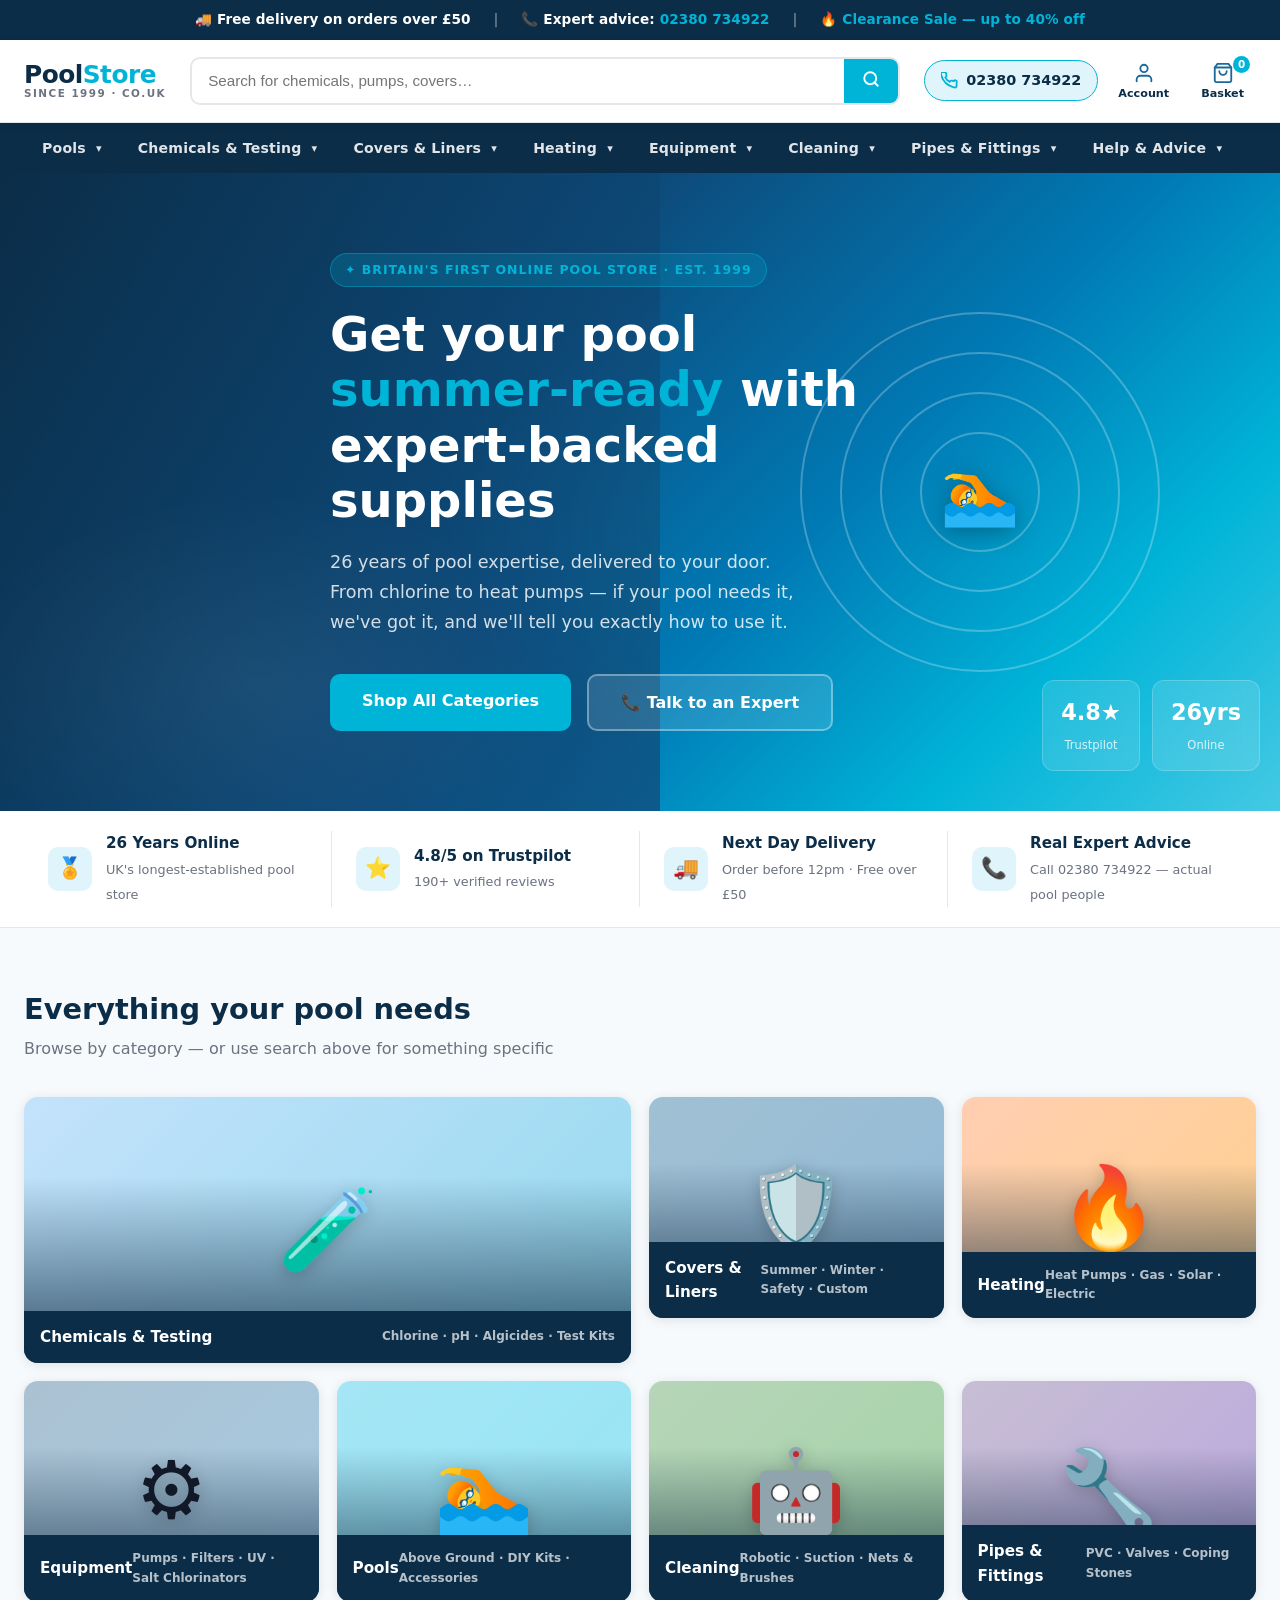
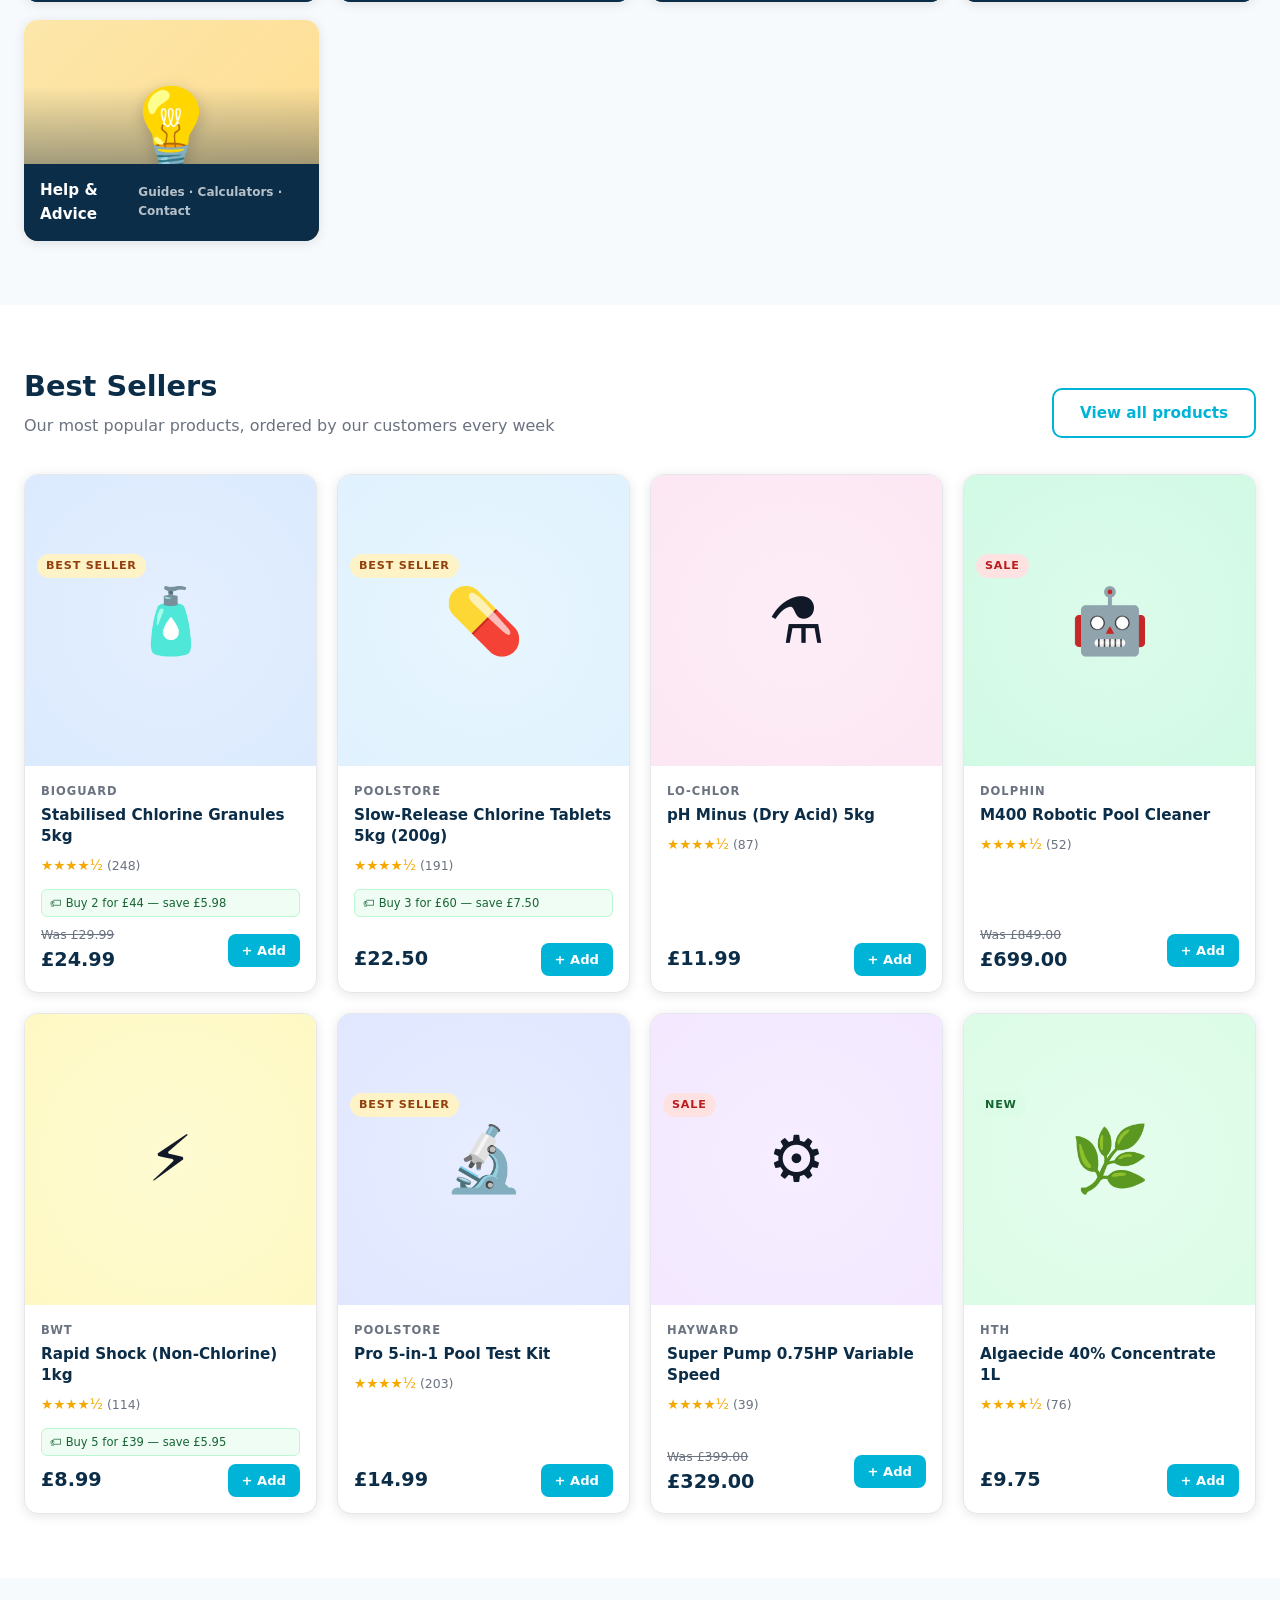
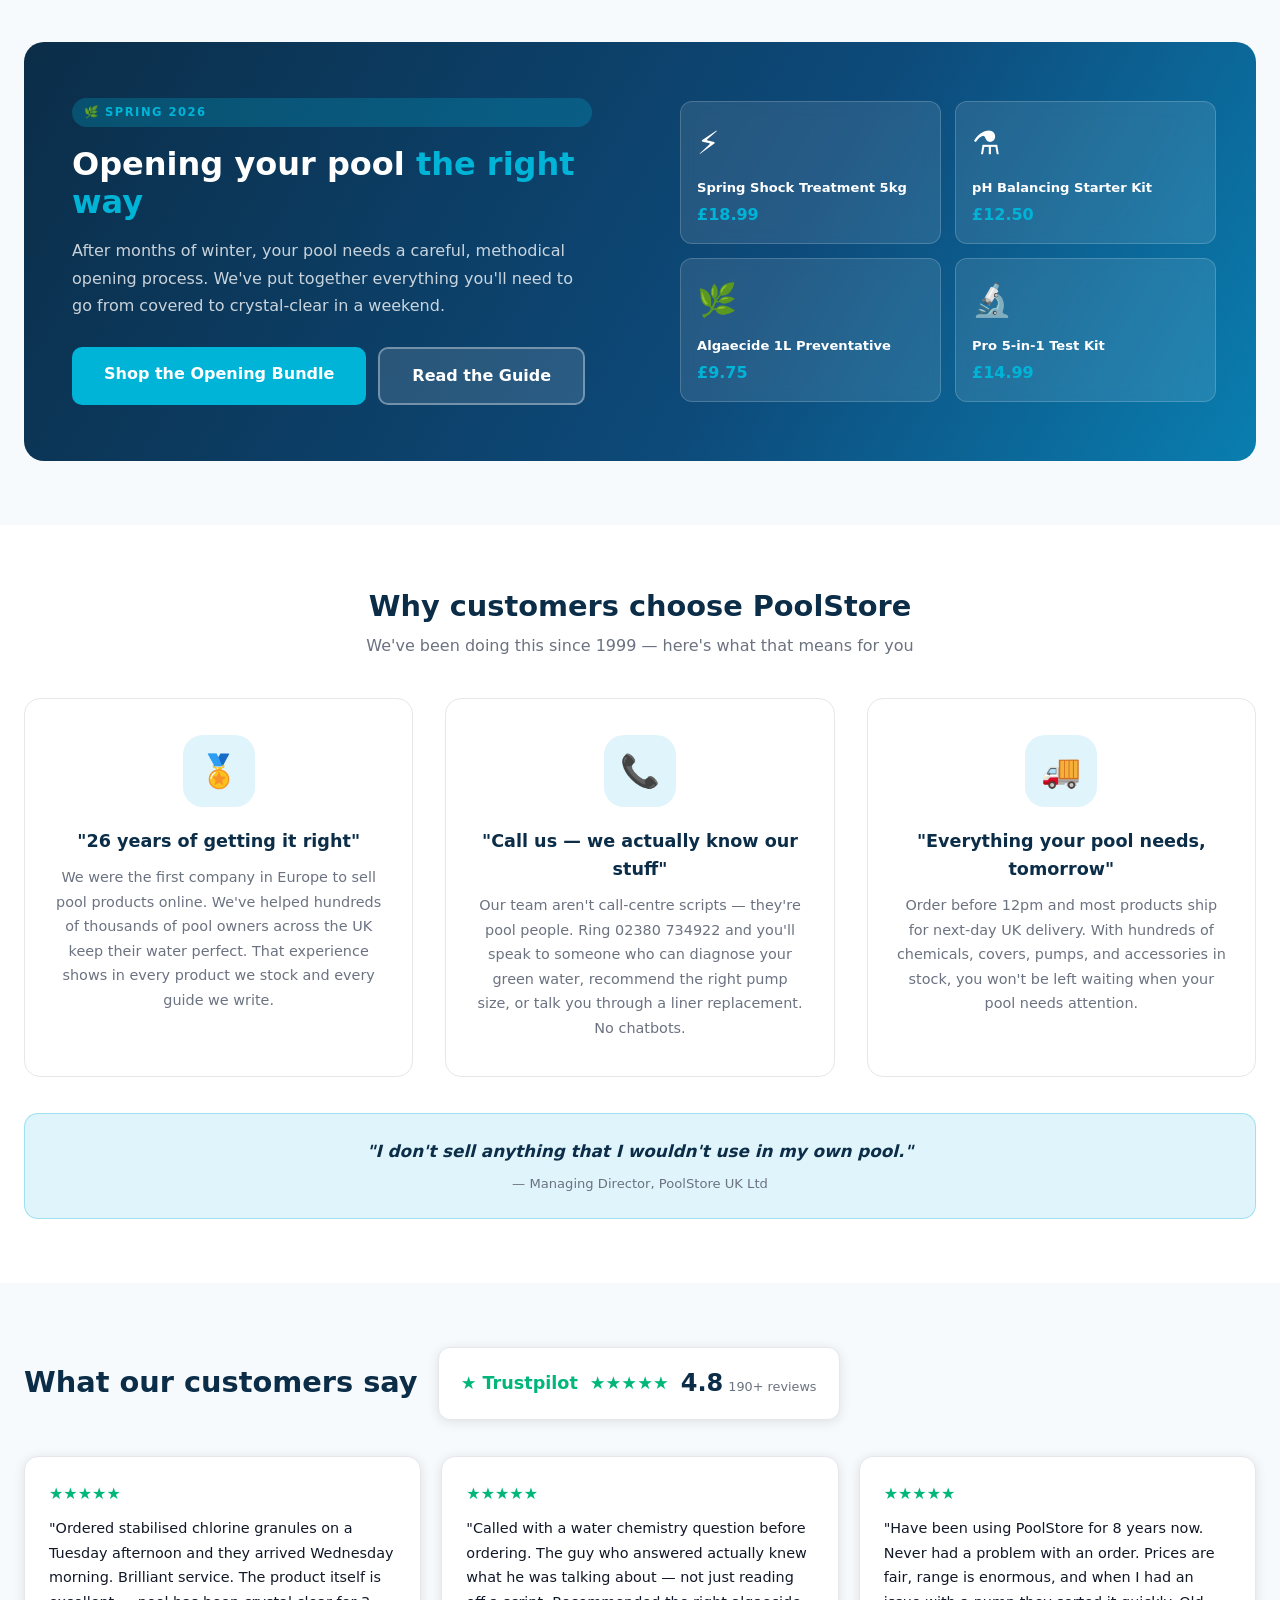
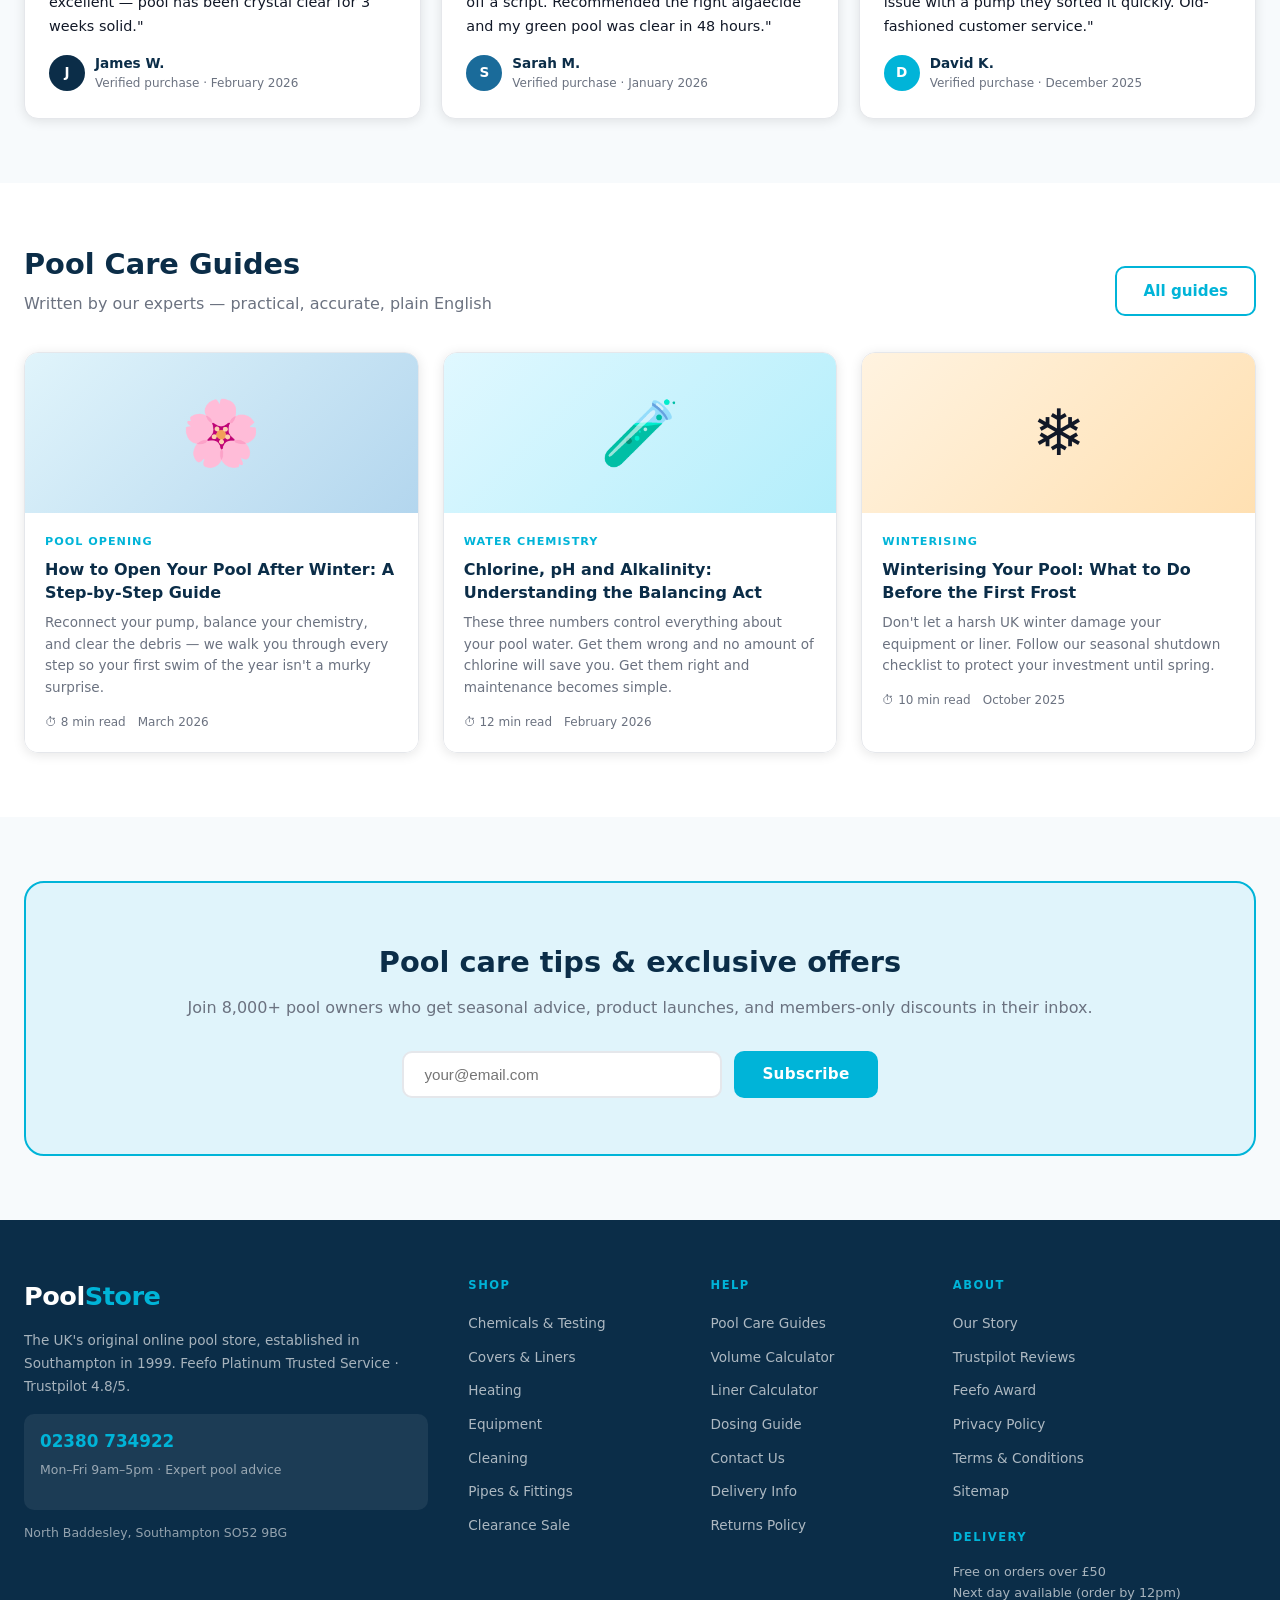
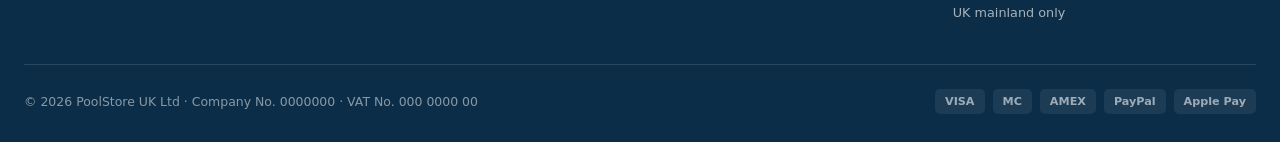
<file: poolstore.html>
<!DOCTYPE html>
<html lang="en">
<head>
  <meta charset="UTF-8">
  <meta name="viewport" content="width=device-width, initial-scale=1.0">
  <title>PoolStore.co.uk — Pool Supplies Since 1999</title>
  <meta name="description" content="The UK's longest-established online pool store. Expert advice, next-day delivery on chemicals, equipment, covers and more. Call 02380 734922.">
  <style>
    /* ── Reset & Base ─────────────────────────────────────── */
    *, *::before, *::after { box-sizing: border-box; margin: 0; padding: 0; }
    :root {
      --navy:   #0b2d48;
      --ocean:  #1a6b9a;
      --teal:   #00b4d8;
      --sky:    #e0f4fb;
      --gold:   #f4a800;
      --green:  #2e7d32;
      --white:  #ffffff;
      --offwhite: #f7fafc;
      --grey:   #6b7280;
      --dark:   #111827;
      --border: #e5e7eb;
      --radius: 10px;
      --shadow: 0 2px 12px rgba(0,0,0,.10);
      --shadow-lg: 0 8px 32px rgba(0,0,0,.14);
      font-family: 'Segoe UI', system-ui, -apple-system, sans-serif;
    }
    html { scroll-behavior: smooth; }
    body { background: var(--offwhite); color: var(--dark); line-height: 1.6; }
    a { text-decoration: none; color: inherit; }
    img { display: block; max-width: 100%; }
    button { cursor: pointer; border: none; font-family: inherit; }

    /* ── Utility ──────────────────────────────────────────── */
    .container { max-width: 1280px; margin: 0 auto; padding: 0 24px; }
    .btn-primary {
      display: inline-block; background: var(--teal); color: var(--white);
      padding: 13px 28px; border-radius: var(--radius); font-weight: 700;
      font-size: .95rem; letter-spacing: .3px; transition: background .2s, transform .15s;
    }
    .btn-primary:hover { background: var(--ocean); transform: translateY(-1px); }
    .btn-outline {
      display: inline-block; border: 2px solid var(--teal); color: var(--teal);
      padding: 11px 26px; border-radius: var(--radius); font-weight: 700;
      font-size: .95rem; transition: all .2s;
    }
    .btn-outline:hover { background: var(--teal); color: var(--white); }
    .section-heading {
      font-size: 1.8rem; font-weight: 800; color: var(--navy);
      margin-bottom: 8px; line-height: 1.25;
    }
    .section-sub { color: var(--grey); font-size: 1rem; margin-bottom: 32px; }
    .badge {
      display: inline-block; font-size: .7rem; font-weight: 800; letter-spacing: .8px;
      text-transform: uppercase; padding: 3px 9px; border-radius: 20px;
    }
    .badge-sale   { background: #fee2e2; color: #b91c1c; }
    .badge-best   { background: #fef3c7; color: #92400e; }
    .badge-new    { background: #dcfce7; color: #166534; }

    /* ── Announcement Bar ─────────────────────────────────── */
    .announcement-bar {
      background: var(--navy); color: var(--white); text-align: center;
      padding: 9px 24px; font-size: .85rem; font-weight: 600; letter-spacing: .1px;
    }
    .announcement-bar a { color: var(--teal); }
    .announcement-bar .sep { margin: 0 18px; opacity: .4; }

    /* ── Header ───────────────────────────────────────────── */
    header {
      background: var(--white); border-bottom: 1px solid var(--border);
      position: sticky; top: 0; z-index: 100;
      box-shadow: 0 2px 8px rgba(0,0,0,.07);
    }
    .header-inner {
      display: flex; align-items: center; gap: 24px;
      padding: 14px 24px; max-width: 1280px; margin: 0 auto;
    }
    .logo {
      flex-shrink: 0; display: flex; flex-direction: column;
      line-height: 1; user-select: none;
    }
    .logo-mark {
      font-size: 1.55rem; font-weight: 900; color: var(--navy); letter-spacing: -.5px;
    }
    .logo-mark span { color: var(--teal); }
    .logo-sub { font-size: .65rem; font-weight: 600; color: var(--grey); letter-spacing: 1.5px; text-transform: uppercase; }
    .search-bar {
      flex: 1; display: flex; align-items: center;
      border: 2px solid var(--border); border-radius: var(--radius);
      overflow: hidden; transition: border-color .2s;
    }
    .search-bar:focus-within { border-color: var(--teal); }
    .search-bar input {
      flex: 1; padding: 11px 16px; border: none; outline: none;
      font-size: .95rem; background: transparent;
    }
    .search-bar button {
      background: var(--teal); color: var(--white);
      padding: 11px 18px; font-size: 1rem; transition: background .2s;
    }
    .search-bar button:hover { background: var(--ocean); }
    .header-actions { display: flex; align-items: center; gap: 8px; }
    .header-btn {
      display: flex; flex-direction: column; align-items: center;
      background: none; color: var(--navy); font-size: .7rem; font-weight: 700;
      gap: 3px; padding: 8px 12px; border-radius: 8px; transition: background .15s;
    }
    .header-btn:hover { background: var(--sky); }
    .header-btn svg { width: 22px; height: 22px; stroke: var(--ocean); fill: none; stroke-width: 2; stroke-linecap: round; }
    .cart-btn { position: relative; }
    .cart-count {
      position: absolute; top: 2px; right: 6px;
      background: var(--teal); color: var(--white);
      font-size: .65rem; font-weight: 900; width: 17px; height: 17px;
      border-radius: 50%; display: flex; align-items: center; justify-content: center;
    }
    .phone-pill {
      display: flex; align-items: center; gap: 8px;
      background: var(--sky); border: 1.5px solid var(--teal);
      border-radius: 50px; padding: 8px 16px; color: var(--navy);
      font-weight: 800; font-size: .9rem; white-space: nowrap;
    }
    .phone-pill svg { width: 17px; height: 17px; stroke: var(--teal); fill: none; stroke-width: 2.5; stroke-linecap: round; }

    /* ── Mega Nav ─────────────────────────────────────────── */
    nav { background: var(--navy); }
    .nav-inner {
      display: flex; max-width: 1280px; margin: 0 auto; padding: 0 24px;
      list-style: none;
    }
    .nav-item { position: relative; }
    .nav-link {
      display: block; padding: 14px 18px; color: rgba(255,255,255,.88);
      font-size: .88rem; font-weight: 700; letter-spacing: .2px;
      transition: color .15s, background .15s; white-space: nowrap;
    }
    .nav-link:hover, .nav-item:hover .nav-link { color: var(--teal); background: rgba(255,255,255,.06); }
    .nav-link .chevron {
      display: inline-block; margin-left: 5px; font-size: .7rem;
      vertical-align: middle; transition: transform .2s;
    }
    .nav-item:hover .chevron { transform: rotate(180deg); }
    .mega-menu {
      display: none; position: absolute; top: 100%; left: 0;
      min-width: 680px; background: var(--white);
      box-shadow: var(--shadow-lg); border-top: 3px solid var(--teal);
      border-radius: 0 0 var(--radius) var(--radius); padding: 28px 32px;
      z-index: 200;
    }
    .nav-item:hover .mega-menu { display: flex; gap: 40px; }
    .mega-col h4 {
      font-size: .7rem; font-weight: 800; text-transform: uppercase;
      letter-spacing: 1px; color: var(--teal); margin-bottom: 12px; padding-bottom: 8px;
      border-bottom: 1px solid var(--border);
    }
    .mega-col ul { list-style: none; }
    .mega-col ul li { margin-bottom: 6px; }
    .mega-col ul li a {
      font-size: .88rem; color: var(--dark); display: flex; align-items: center; gap: 6px;
      padding: 4px 0; transition: color .15s;
    }
    .mega-col ul li a:hover { color: var(--teal); }
    .mega-col ul li a::before { content: '›'; color: var(--teal); font-weight: 900; }
    .nav-cta {
      background: var(--sky); border-radius: var(--radius); padding: 16px;
      min-width: 180px;
    }
    .nav-cta h4 { color: var(--navy) !important; border-color: var(--border); }
    .nav-cta .promo-box {
      background: var(--teal); border-radius: 8px; padding: 12px;
      color: var(--white); font-size: .82rem; font-weight: 600; text-align: center;
      margin-top: 10px;
    }
    .nav-cta .promo-box strong { display: block; font-size: 1.1rem; margin-bottom: 3px; }

    /* ── Hero ─────────────────────────────────────────────── */
    .hero {
      min-height: 560px; display: flex; align-items: center;
      background: linear-gradient(120deg, var(--navy) 0%, #0d4a7a 45%, #0a7eb0 100%);
      position: relative; overflow: hidden;
    }
    .hero::before {
      content: '';
      position: absolute; inset: 0;
      background:
        radial-gradient(ellipse 65% 70% at 80% 55%, rgba(0,180,216,.22) 0%, transparent 70%),
        radial-gradient(ellipse 40% 50% at 20% 80%, rgba(255,255,255,.06) 0%, transparent 60%);
    }
    /* Decorative pool wave */
    .hero-wave {
      position: absolute; bottom: 0; left: 0; right: 0; height: 120px;
      background: linear-gradient(180deg, transparent 0%, rgba(0,180,216,.15) 100%);
    }
    .hero-wave svg { width: 100%; height: 100%; }
    .hero-content {
      position: relative; z-index: 2; padding: 80px 0;
      max-width: 620px;
    }
    .hero-badge {
      display: inline-flex; align-items: center; gap: 8px;
      background: rgba(0,180,216,.2); border: 1px solid rgba(0,180,216,.4);
      color: var(--teal); font-size: .78rem; font-weight: 800; letter-spacing: 1px;
      text-transform: uppercase; padding: 6px 14px; border-radius: 50px;
      margin-bottom: 20px;
    }
    .hero h1 {
      font-size: clamp(2rem, 4vw, 3rem); font-weight: 900; color: var(--white);
      line-height: 1.15; margin-bottom: 20px;
    }
    .hero h1 em { color: var(--teal); font-style: normal; }
    .hero p {
      font-size: 1.1rem; color: rgba(255,255,255,.82); margin-bottom: 36px;
      max-width: 480px; line-height: 1.7;
    }
    .hero-actions { display: flex; gap: 16px; flex-wrap: wrap; }
    .btn-hero {
      padding: 14px 32px; border-radius: var(--radius); font-weight: 800;
      font-size: 1rem; transition: all .2s;
    }
    .btn-hero.solid { background: var(--teal); color: var(--white); }
    .btn-hero.solid:hover { background: #00c9f0; transform: translateY(-2px); box-shadow: 0 6px 20px rgba(0,180,216,.4); }
    .btn-hero.ghost {
      background: rgba(255,255,255,.12); color: var(--white);
      border: 2px solid rgba(255,255,255,.35);
    }
    .btn-hero.ghost:hover { background: rgba(255,255,255,.2); }
    .hero-pool-visual {
      position: absolute; right: -20px; top: 0; bottom: 0; width: 50%;
      overflow: hidden;
    }
    .pool-art {
      position: absolute; inset: 0;
      background: linear-gradient(135deg, #0d4a7a 0%, #007ab5 40%, #00b4d8 70%, #48cae4 100%);
      display: flex; align-items: center; justify-content: center;
    }
    /* Animated ripple rings */
    .ripple-container { position: relative; width: 360px; height: 360px; }
    .ripple {
      position: absolute; border-radius: 50%;
      border: 2px solid rgba(255,255,255,.25);
      animation: ripple 3s ease-in-out infinite;
    }
    .ripple:nth-child(1) { width: 120px; height: 120px; top: 50%; left: 50%; margin: -60px; animation-delay: 0s; }
    .ripple:nth-child(2) { width: 200px; height: 200px; top: 50%; left: 50%; margin: -100px; animation-delay: .5s; }
    .ripple:nth-child(3) { width: 280px; height: 280px; top: 50%; left: 50%; margin: -140px; animation-delay: 1s; }
    .ripple:nth-child(4) { width: 360px; height: 360px; top: 50%; left: 50%; margin: -180px; animation-delay: 1.5s; }
    @keyframes ripple {
      0%   { opacity: .8; transform: scale(.85); }
      50%  { opacity: .35; }
      100% { opacity: .8; transform: scale(1.05); }
    }
    .pool-icon {
      position: absolute; top: 50%; left: 50%; transform: translate(-50%,-50%);
      font-size: 64px; filter: drop-shadow(0 4px 12px rgba(0,0,0,.3));
    }
    .pool-stats {
      position: absolute; bottom: 40px; right: 40px;
      display: flex; gap: 12px;
    }
    .pool-stat-card {
      background: rgba(255,255,255,.12); backdrop-filter: blur(10px);
      border: 1px solid rgba(255,255,255,.2); border-radius: 12px;
      padding: 14px 18px; color: var(--white); text-align: center;
    }
    .pool-stat-card strong { display: block; font-size: 1.4rem; font-weight: 900; }
    .pool-stat-card span { font-size: .72rem; opacity: .8; }

    /* ── Trust Bar ────────────────────────────────────────── */
    .trust-bar {
      background: var(--white); border-bottom: 1px solid var(--border);
      padding: 20px 0;
    }
    .trust-items {
      display: grid; grid-template-columns: repeat(4, 1fr);
      gap: 0; max-width: 1280px; margin: 0 auto; padding: 0 24px;
    }
    .trust-item {
      display: flex; align-items: center; gap: 14px;
      padding: 0 24px; border-right: 1px solid var(--border);
    }
    .trust-item:last-child { border-right: none; }
    .trust-icon {
      width: 44px; height: 44px; flex-shrink: 0;
      background: var(--sky); border-radius: 10px;
      display: flex; align-items: center; justify-content: center; font-size: 1.3rem;
    }
    .trust-text strong { display: block; font-size: .95rem; color: var(--navy); font-weight: 800; }
    .trust-text span { font-size: .8rem; color: var(--grey); }

    /* ── Categories ───────────────────────────────────────── */
    .categories { padding: 64px 0; }
    .cat-grid {
      display: grid;
      grid-template-columns: repeat(4, 1fr);
      gap: 18px;
    }
    .cat-card {
      border-radius: 14px; overflow: hidden; position: relative;
      aspect-ratio: 4/3; cursor: pointer; display: flex; align-items: flex-end;
      box-shadow: var(--shadow); transition: transform .25s, box-shadow .25s;
      text-decoration: none;
    }
    .cat-card:hover { transform: translateY(-4px); box-shadow: var(--shadow-lg); }
    .cat-card:hover .cat-label { background: var(--teal); }
    .cat-bg {
      position: absolute; inset: 0;
      display: flex; align-items: center; justify-content: center;
    }
    .cat-bg::after {
      content: ''; position: absolute; inset: 0;
      background: linear-gradient(180deg, transparent 30%, rgba(10,35,60,.75) 100%);
    }
    .cat-icon-large { font-size: 80px; filter: drop-shadow(0 4px 8px rgba(0,0,0,.2)); z-index: 1; }
    .cat-label {
      position: relative; z-index: 2; width: 100%;
      background: var(--navy); color: var(--white);
      padding: 14px 16px; font-weight: 800; font-size: .95rem;
      display: flex; justify-content: space-between; align-items: center;
      transition: background .2s;
    }
    .cat-label span { font-size: .75rem; opacity: .7; font-weight: 600; }
    /* Category gradients */
    .cat-chem   { background: linear-gradient(135deg, #0d6efd22, #00b4d844), linear-gradient(135deg, #e0f4fb, #cce8f7); }
    .cat-covers { background: linear-gradient(135deg, #19537044, #0d4a7a33), linear-gradient(135deg, #d1e8f7, #b3d6ee); }
    .cat-heat   { background: linear-gradient(135deg, #ff6b3544, #ffa52644), linear-gradient(135deg, #fff3e0, #ffe0b2); }
    .cat-equip  { background: linear-gradient(135deg, #0f3f6a44, #1a6b9a33), linear-gradient(135deg, #e3f0f8, #c9e2f2); }
    .cat-pools  { background: linear-gradient(135deg, #00b4d844, #48cae444), linear-gradient(135deg, #e0f8ff, #b3eefb); }
    .cat-clean  { background: linear-gradient(135deg, #2e7d3244, #43a04744), linear-gradient(135deg, #e8f5e9, #c8e6c9); }
    .cat-pipes  { background: linear-gradient(135deg, #5d4e7544, #7e57c244), linear-gradient(135deg, #ede7f6, #d1c4e9); }
    .cat-help   { background: linear-gradient(135deg, #f4a80044, #ff8f0044), linear-gradient(135deg, #fffde7, #fff9c4); }
    /* Wide card for featured */
    .cat-card.wide { grid-column: span 2; aspect-ratio: 16/7; }

    /* ── Best Sellers ─────────────────────────────────────── */
    .best-sellers { padding: 64px 0; background: var(--white); }
    .section-header { display: flex; align-items: flex-end; justify-content: space-between; margin-bottom: 36px; }
    .products-carousel { display: grid; grid-template-columns: repeat(4, 1fr); gap: 20px; }
    .product-card {
      background: var(--white); border: 1px solid var(--border);
      border-radius: 14px; overflow: hidden;
      box-shadow: var(--shadow); transition: transform .2s, box-shadow .2s;
      display: flex; flex-direction: column;
    }
    .product-card:hover { transform: translateY(-4px); box-shadow: var(--shadow-lg); }
    .product-img {
      aspect-ratio: 1; background: var(--sky);
      display: flex; align-items: center; justify-content: center;
      font-size: 72px; position: relative; overflow: hidden;
    }
    .product-img-bg {
      position: absolute; inset: 0;
      opacity: .25;
    }
    .product-badge { position: absolute; top: 12px; left: 12px; }
    .product-body { padding: 16px; flex: 1; display: flex; flex-direction: column; }
    .product-brand { font-size: .72rem; text-transform: uppercase; letter-spacing: 1px; color: var(--grey); margin-bottom: 4px; font-weight: 700; }
    .product-name { font-size: .95rem; font-weight: 700; color: var(--navy); margin-bottom: 8px; line-height: 1.4; }
    .product-stars { color: var(--gold); font-size: .85rem; margin-bottom: 12px; }
    .product-stars span { color: var(--grey); font-size: .78rem; margin-left: 4px; }
    .product-footer { display: flex; align-items: center; justify-content: space-between; margin-top: auto; }
    .product-price { font-size: 1.2rem; font-weight: 900; color: var(--navy); }
    .product-price .was { font-size: .78rem; color: var(--grey); text-decoration: line-through; font-weight: 400; display: block; }
    .add-to-cart {
      background: var(--teal); color: var(--white);
      border-radius: 8px; padding: 9px 14px; font-weight: 800; font-size: .82rem;
      transition: background .15s; white-space: nowrap;
    }
    .add-to-cart:hover { background: var(--ocean); }

    /* ── Seasonal Feature ─────────────────────────────────── */
    .seasonal { padding: 64px 0; }
    .seasonal-inner {
      background: linear-gradient(120deg, var(--navy) 0%, #0d4a7a 60%, #0a7eb0 100%);
      border-radius: 20px; overflow: hidden; display: grid;
      grid-template-columns: 1fr 1fr; min-height: 380px;
    }
    .seasonal-content {
      padding: 56px 48px; display: flex; flex-direction: column; justify-content: center;
    }
    .seasonal-tag {
      display: inline-block; background: rgba(0,180,216,.25);
      color: var(--teal); font-size: .72rem; font-weight: 800;
      letter-spacing: 1.5px; text-transform: uppercase;
      padding: 5px 12px; border-radius: 50px; margin-bottom: 18px;
    }
    .seasonal-content h2 {
      font-size: 2rem; font-weight: 900; color: var(--white);
      line-height: 1.2; margin-bottom: 16px;
    }
    .seasonal-content h2 em { color: var(--teal); font-style: normal; }
    .seasonal-content p { color: rgba(255,255,255,.78); margin-bottom: 28px; line-height: 1.7; }
    .seasonal-products {
      padding: 40px; display: grid; grid-template-columns: 1fr 1fr;
      gap: 14px; align-content: center;
    }
    .seasonal-product-card {
      background: rgba(255,255,255,.1); backdrop-filter: blur(8px);
      border: 1px solid rgba(255,255,255,.18); border-radius: 12px;
      padding: 16px; color: var(--white); cursor: pointer; transition: all .2s;
    }
    .seasonal-product-card:hover { background: rgba(255,255,255,.18); transform: scale(1.02); }
    .sp-icon { font-size: 2rem; margin-bottom: 8px; }
    .sp-name { font-size: .82rem; font-weight: 700; margin-bottom: 4px; }
    .sp-price { font-size: 1rem; font-weight: 900; color: var(--teal); }

    /* ── Why PoolStore ────────────────────────────────────── */
    .why { padding: 64px 0; background: var(--white); }
    .why-grid { display: grid; grid-template-columns: repeat(3, 1fr); gap: 32px; }
    .why-card {
      text-align: center; padding: 36px 28px;
      border: 1px solid var(--border); border-radius: 16px;
      transition: box-shadow .2s, border-color .2s;
    }
    .why-card:hover { box-shadow: var(--shadow-lg); border-color: var(--teal); }
    .why-icon {
      width: 72px; height: 72px; border-radius: 20px;
      background: var(--sky); display: flex; align-items: center;
      justify-content: center; font-size: 2rem; margin: 0 auto 20px;
    }
    .why-card h3 { font-size: 1.1rem; font-weight: 800; color: var(--navy); margin-bottom: 10px; }
    .why-card p { color: var(--grey); font-size: .9rem; line-height: 1.7; }

    /* ── Trustpilot ───────────────────────────────────────── */
    .reviews { padding: 64px 0; }
    .tp-header { display: flex; align-items: center; gap: 20px; margin-bottom: 36px; flex-wrap: wrap; }
    .tp-score {
      display: flex; align-items: center; gap: 12px;
      background: var(--white); border: 1px solid var(--border);
      border-radius: 12px; padding: 16px 22px; box-shadow: var(--shadow);
    }
    .tp-logo { font-size: 1.1rem; font-weight: 900; color: #00b67a; }
    .tp-stars { color: #00b67a; font-size: 1.1rem; }
    .tp-text strong { font-size: 1.5rem; font-weight: 900; color: var(--navy); }
    .tp-text span { font-size: .8rem; color: var(--grey); }
    .reviews-grid { display: grid; grid-template-columns: repeat(3, 1fr); gap: 20px; }
    .review-card {
      background: var(--white); border: 1px solid var(--border);
      border-radius: 14px; padding: 24px; box-shadow: var(--shadow);
    }
    .review-stars { color: #00b67a; margin-bottom: 10px; }
    .review-text { font-size: .9rem; color: var(--dark); line-height: 1.7; margin-bottom: 14px; }
    .review-author { display: flex; align-items: center; gap: 10px; }
    .review-avatar {
      width: 36px; height: 36px; border-radius: 50%; font-weight: 800;
      display: flex; align-items: center; justify-content: center;
      color: var(--white); font-size: .85rem; flex-shrink: 0;
    }
    .review-name { font-size: .85rem; font-weight: 700; color: var(--navy); }
    .review-date { font-size: .75rem; color: var(--grey); }

    /* ── Blog Teasers ─────────────────────────────────────── */
    .blog { padding: 64px 0; background: var(--white); }
    .blog-grid { display: grid; grid-template-columns: repeat(3, 1fr); gap: 24px; }
    .blog-card {
      border: 1px solid var(--border); border-radius: 14px; overflow: hidden;
      box-shadow: var(--shadow); transition: transform .2s, box-shadow .2s;
    }
    .blog-card:hover { transform: translateY(-4px); box-shadow: var(--shadow-lg); }
    .blog-img {
      height: 160px; display: flex; align-items: center; justify-content: center;
      font-size: 64px;
    }
    .blog-body { padding: 20px; background: var(--white); }
    .blog-tag {
      font-size: .7rem; font-weight: 800; letter-spacing: 1px;
      text-transform: uppercase; color: var(--teal); margin-bottom: 8px;
    }
    .blog-title { font-size: 1rem; font-weight: 800; color: var(--navy); margin-bottom: 8px; line-height: 1.4; }
    .blog-excerpt { font-size: .85rem; color: var(--grey); line-height: 1.6; margin-bottom: 14px; }
    .blog-meta { font-size: .75rem; color: var(--grey); display: flex; gap: 12px; }

    /* ── Newsletter ───────────────────────────────────────── */
    .newsletter { padding: 64px 0; }
    .newsletter-inner {
      background: var(--sky); border: 2px solid var(--teal);
      border-radius: 20px; padding: 56px 48px; text-align: center;
    }
    .newsletter-inner h2 { font-size: 1.8rem; font-weight: 900; color: var(--navy); margin-bottom: 10px; }
    .newsletter-inner p { color: var(--grey); margin-bottom: 30px; }
    .newsletter-form { display: flex; gap: 12px; justify-content: center; flex-wrap: wrap; }
    .newsletter-form input {
      padding: 13px 20px; border-radius: var(--radius); border: 2px solid var(--border);
      font-size: .95rem; width: 320px; outline: none; transition: border-color .2s;
    }
    .newsletter-form input:focus { border-color: var(--teal); }

    /* ── Footer ───────────────────────────────────────────── */
    footer { background: var(--navy); color: rgba(255,255,255,.85); padding: 56px 0 28px; }
    .footer-grid {
      display: grid; grid-template-columns: 2fr 1fr 1fr 1.5fr;
      gap: 40px; padding-bottom: 40px; border-bottom: 1px solid rgba(255,255,255,.12);
    }
    .footer-brand .logo-mark { color: var(--white); font-size: 1.6rem; margin-bottom: 12px; }
    .footer-brand p { font-size: .85rem; opacity: .75; line-height: 1.7; margin-bottom: 16px; }
    .footer-contact {
      background: rgba(255,255,255,.07); border-radius: 10px; padding: 14px 16px;
    }
    .footer-contact a { color: var(--teal); font-weight: 800; font-size: 1.05rem; }
    .footer-contact p { font-size: .78rem; opacity: .65; margin-top: 4px; }
    .footer-col h5 {
      font-size: .72rem; text-transform: uppercase; letter-spacing: 1.5px;
      font-weight: 800; color: var(--teal); margin-bottom: 16px;
    }
    .footer-col ul { list-style: none; }
    .footer-col ul li { margin-bottom: 8px; }
    .footer-col ul li a { font-size: .85rem; opacity: .78; transition: opacity .15s; }
    .footer-col ul li a:hover { opacity: 1; color: var(--teal); }
    .footer-bottom {
      padding-top: 24px; display: flex; justify-content: space-between;
      align-items: center; flex-wrap: gap; font-size: .78rem; opacity: .6; flex-wrap: wrap; gap: 12px;
    }
    .payment-icons { display: flex; gap: 8px; }
    .pay-icon {
      background: rgba(255,255,255,.12); border-radius: 5px;
      padding: 4px 10px; font-size: .7rem; font-weight: 700; color: var(--white);
    }

    /* ── Mobile ───────────────────────────────────────────── */
    .mob-menu-btn {
      display: none; background: none; color: var(--white);
      padding: 8px; font-size: 1.4rem; border-radius: 6px;
      transition: background .15s;
    }
    .mob-menu-btn:hover { background: rgba(255,255,255,.12); }
    @media (max-width: 1100px) {
      .hero-pool-visual { display: none; }
      .hero-content { max-width: 100%; }
    }
    @media (max-width: 900px) {
      .cat-grid { grid-template-columns: repeat(2, 1fr); }
      .cat-card.wide { grid-column: span 2; }
      .products-carousel { grid-template-columns: repeat(2, 1fr); }
      .trust-items { grid-template-columns: repeat(2, 1fr); row-gap: 16px; }
      .trust-item { border-right: none; border-bottom: 1px solid var(--border); }
      .trust-item:nth-child(2n) { border-bottom: 0; }
      .reviews-grid { grid-template-columns: 1fr; }
      .blog-grid { grid-template-columns: 1fr; }
      .why-grid { grid-template-columns: 1fr; }
      .footer-grid { grid-template-columns: 1fr 1fr; }
      .seasonal-inner { grid-template-columns: 1fr; }
      .seasonal-products { grid-template-columns: repeat(2, 1fr); }
    }
    @media (max-width: 640px) {
      .cat-grid { grid-template-columns: 1fr 1fr; }
      .products-carousel { grid-template-columns: 1fr; }
      .footer-grid { grid-template-columns: 1fr; }
      .search-bar { display: none; }
      .trust-items { grid-template-columns: 1fr; }
      .trust-item { border: none; border-bottom: 1px solid var(--border); }
      nav .nav-inner { overflow-x: auto; }
      .phone-pill span { display: none; }
    }

    /* ── Misc interactive ─────────────────────────────────── */
    .qty-selector {
      display: flex; align-items: center; gap: 8px; margin-bottom: 10px;
    }
    .qty-btn {
      width: 30px; height: 30px; border-radius: 6px;
      background: var(--sky); color: var(--navy); font-size: 1.1rem;
      display: flex; align-items: center; justify-content: center; font-weight: 800;
      transition: background .15s;
    }
    .qty-btn:hover { background: var(--teal); color: var(--white); }
    .qty-val { font-weight: 700; font-size: .95rem; min-width: 24px; text-align: center; }

    /* Notification toast */
    .toast {
      position: fixed; bottom: 28px; right: 28px; z-index: 9999;
      background: var(--navy); color: var(--white);
      padding: 14px 22px; border-radius: 12px; font-size: .9rem; font-weight: 600;
      box-shadow: var(--shadow-lg); transform: translateY(80px); opacity: 0;
      transition: all .35s cubic-bezier(.34,1.56,.64,1);
      display: flex; align-items: center; gap: 10px;
    }
    .toast.show { transform: translateY(0); opacity: 1; }

    /* Volume discount strip on product card */
    .volume-tip {
      font-size: .72rem; background: #f0fdf4; color: #166534;
      border: 1px solid #bbf7d0; border-radius: 6px;
      padding: 4px 8px; margin-bottom: 8px; display: inline-block;
    }
  </style>
</head>
<body>

<!-- ANNOUNCEMENT BAR -->
<div class="announcement-bar">
  <span>🚚 Free delivery on orders over £50</span>
  <span class="sep">|</span>
  <span>📞 Expert advice: <a href="tel:02380734922">02380 734922</a></span>
  <span class="sep">|</span>
  <span>🔥 <a href="#">Clearance Sale — up to 40% off</a></span>
</div>

<!-- HEADER -->
<header>
  <div class="header-inner">
    <a href="#" class="logo">
      <div class="logo-mark">Pool<span>Store</span></div>
      <div class="logo-sub">Since 1999 · co.uk</div>
    </a>

    <div class="search-bar">
      <input type="search" placeholder="Search for chemicals, pumps, covers…" id="searchInput">
      <button onclick="handleSearch()" title="Search">
        <svg viewBox="0 0 24 24" fill="none" stroke="white" stroke-width="2.5" stroke-linecap="round" width="18" height="18"><circle cx="11" cy="11" r="8"/><line x1="21" y1="21" x2="16.65" y2="16.65"/></svg>
      </button>
    </div>

    <div class="header-actions">
      <div class="phone-pill">
        <svg viewBox="0 0 24 24" width="17" height="17"><path d="M22 16.92v3a2 2 0 01-2.18 2 19.79 19.79 0 01-8.63-3.07A19.5 19.5 0 013.07 10.8a19.79 19.79 0 01-3.07-8.67A2 2 0 012 0h3a2 2 0 012 1.72c.127.96.361 1.903.7 2.81a2 2 0 01-.45 2.11L6.09 7.91a16 16 0 006 6l1.27-1.27a2 2 0 012.11-.45c.907.339 1.85.573 2.81.7A2 2 0 0122 14.92z"/></svg>
        <span>02380 734922</span>
      </div>
      <button class="header-btn" onclick="showToast('Sign in coming soon!')">
        <svg viewBox="0 0 24 24"><path d="M20 21v-2a4 4 0 00-4-4H8a4 4 0 00-4 4v2"/><circle cx="12" cy="7" r="4"/></svg>
        Account
      </button>
      <button class="header-btn cart-btn" onclick="showToast('0 items in your basket')">
        <svg viewBox="0 0 24 24"><path d="M6 2L3 6v14a2 2 0 002 2h14a2 2 0 002-2V6l-3-4z"/><line x1="3" y1="6" x2="21" y2="6"/><path d="M16 10a4 4 0 01-8 0"/></svg>
        <div class="cart-count" id="cartCount">0</div>
        Basket
      </button>
    </div>
  </div>
</header>

<!-- MEGA NAV -->
<nav>
  <ul class="nav-inner">

    <li class="nav-item">
      <a href="#" class="nav-link">Pools <span class="chevron">▾</span></a>
      <div class="mega-menu">
        <div class="mega-col">
          <h4>Swimming Pools</h4>
          <ul>
            <li><a href="#">Above Ground Pools</a></li>
            <li><a href="#">DIY Pool Kits</a></li>
            <li><a href="#">Inflatable Pools</a></li>
            <li><a href="#">Pool Surrounds</a></li>
          </ul>
        </div>
        <div class="mega-col">
          <h4>Small Pools & Spas</h4>
          <ul>
            <li><a href="#">Paddling Pools</a></li>
            <li><a href="#">Hot Tub Accessories</a></li>
            <li><a href="#">Plunge Pools</a></li>
            <li><a href="#">Pool Steps & Ladders</a></li>
          </ul>
        </div>
        <div class="nav-cta">
          <h4>Seasonal Pick</h4>
          <div class="promo-box">
            <strong>Spring Sale</strong>
            Above ground pools from £299
          </div>
        </div>
      </div>
    </li>

    <li class="nav-item">
      <a href="#" class="nav-link">Chemicals &amp; Testing <span class="chevron">▾</span></a>
      <div class="mega-menu">
        <div class="mega-col">
          <h4>Sanitisers</h4>
          <ul>
            <li><a href="#">Chlorine Tablets</a></li>
            <li><a href="#">Chlorine Granules</a></li>
            <li><a href="#">Shock Treatment</a></li>
            <li><a href="#">Non-Chlorine Shock</a></li>
            <li><a href="#">Bromine</a></li>
          </ul>
        </div>
        <div class="mega-col">
          <h4>Balancing</h4>
          <ul>
            <li><a href="#">pH Plus / pH Minus</a></li>
            <li><a href="#">Alkalinity Increaser</a></li>
            <li><a href="#">Algaecides</a></li>
            <li><a href="#">Clarifiers &amp; Flocculants</a></li>
            <li><a href="#">Stabiliser (Cyanuric Acid)</a></li>
          </ul>
        </div>
        <div class="mega-col">
          <h4>Testing</h4>
          <ul>
            <li><a href="#">Test Kits</a></li>
            <li><a href="#">Test Strips</a></li>
            <li><a href="#">Chemical Feeders</a></li>
            <li><a href="#">For Small Pools</a></li>
          </ul>
        </div>
        <div class="nav-cta">
          <h4>Expert Tip</h4>
          <div class="promo-box">
            <strong>Starter Bundle</strong>
            Chlorine + pH kit + test strips — everything to open your pool
          </div>
        </div>
      </div>
    </li>

    <li class="nav-item">
      <a href="#" class="nav-link">Covers &amp; Liners <span class="chevron">▾</span></a>
      <div class="mega-menu">
        <div class="mega-col">
          <h4>Covers</h4>
          <ul>
            <li><a href="#">Summer Covers</a></li>
            <li><a href="#">Winter Covers</a></li>
            <li><a href="#">Safety Covers</a></li>
            <li><a href="#">Slatted Covers</a></li>
            <li><a href="#">Heat Retention Covers</a></li>
            <li><a href="#">Cover Rollers</a></li>
          </ul>
        </div>
        <div class="mega-col">
          <h4>Liners</h4>
          <ul>
            <li><a href="#">Standard Liners</a></li>
            <li><a href="#">Ovalam Liners</a></li>
            <li><a href="#">Custom Liners</a></li>
            <li><a href="#">Liner Accessories</a></li>
          </ul>
        </div>
      </div>
    </li>

    <li class="nav-item">
      <a href="#" class="nav-link">Heating <span class="chevron">▾</span></a>
      <div class="mega-menu">
        <div class="mega-col">
          <h4>Heaters</h4>
          <ul>
            <li><a href="#">Heat Pumps</a></li>
            <li><a href="#">Gas Heaters</a></li>
            <li><a href="#">Electric Heaters</a></li>
            <li><a href="#">Oil Heaters</a></li>
            <li><a href="#">Heat Exchangers</a></li>
          </ul>
        </div>
        <div class="mega-col">
          <h4>Solar & Controls</h4>
          <ul>
            <li><a href="#">Solar Heating Panels</a></li>
            <li><a href="#">Solar Domes</a></li>
            <li><a href="#">Heating Controllers</a></li>
            <li><a href="#">Temperature Sensors</a></li>
          </ul>
        </div>
      </div>
    </li>

    <li class="nav-item">
      <a href="#" class="nav-link">Equipment <span class="chevron">▾</span></a>
      <div class="mega-menu">
        <div class="mega-col">
          <h4>Filtration</h4>
          <ul>
            <li><a href="#">Pumps</a></li>
            <li><a href="#">Sand Filters</a></li>
            <li><a href="#">Cartridge Filters</a></li>
            <li><a href="#">Salt Water Chlorinators</a></li>
            <li><a href="#">UV Systems</a></li>
          </ul>
        </div>
        <div class="mega-col">
          <h4>Accessories</h4>
          <ul>
            <li><a href="#">Pool Lighting</a></li>
            <li><a href="#">Counter Current Units</a></li>
            <li><a href="#">Ladders &amp; Steps</a></li>
            <li><a href="#">Dehumidifiers</a></li>
            <li><a href="#">Pool Enclosures</a></li>
          </ul>
        </div>
      </div>
    </li>

    <li class="nav-item">
      <a href="#" class="nav-link">Cleaning <span class="chevron">▾</span></a>
      <div class="mega-menu">
        <div class="mega-col">
          <h4>Automatic</h4>
          <ul>
            <li><a href="#">Robotic Cleaners</a></li>
            <li><a href="#">Suction Cleaners</a></li>
            <li><a href="#">Pressure Cleaners</a></li>
          </ul>
        </div>
        <div class="mega-col">
          <h4>Manual</h4>
          <ul>
            <li><a href="#">Nets &amp; Skimmers</a></li>
            <li><a href="#">Brushes</a></li>
            <li><a href="#">Telescopic Poles</a></li>
            <li><a href="#">Vacuum Heads &amp; Hoses</a></li>
          </ul>
        </div>
      </div>
    </li>

    <li class="nav-item">
      <a href="#" class="nav-link">Pipes &amp; Fittings <span class="chevron">▾</span></a>
      <div class="mega-menu">
        <div class="mega-col">
          <h4>Pipework</h4>
          <ul>
            <li><a href="#">PVC Pipe</a></li>
            <li><a href="#">Flexible Pipe</a></li>
            <li><a href="#">Valves &amp; Fittings</a></li>
            <li><a href="#">Flow Fittings</a></li>
          </ul>
        </div>
        <div class="mega-col">
          <h4>Surrounds</h4>
          <ul>
            <li><a href="#">Coping Stones</a></li>
            <li><a href="#">Liner Accessories</a></li>
            <li><a href="#">Skimmer Baskets</a></li>
          </ul>
        </div>
      </div>
    </li>

    <li class="nav-item">
      <a href="#" class="nav-link">Help &amp; Advice <span class="chevron">▾</span></a>
      <div class="mega-menu">
        <div class="mega-col">
          <h4>Guides</h4>
          <ul>
            <li><a href="#">Pool Care Guides</a></li>
            <li><a href="#">Opening Your Pool</a></li>
            <li><a href="#">Winterising Your Pool</a></li>
            <li><a href="#">Chemical Dosing Guide</a></li>
          </ul>
        </div>
        <div class="mega-col">
          <h4>Tools</h4>
          <ul>
            <li><a href="#">Pool Volume Calculator</a></li>
            <li><a href="#">Liner Price Calculator</a></li>
            <li><a href="#">Chemical Dosing Calculator</a></li>
            <li><a href="#">Contact Us</a></li>
          </ul>
        </div>
      </div>
    </li>

  </ul>
</nav>

<!-- HERO -->
<section class="hero">
  <div class="container">
    <div class="hero-content">
      <div class="hero-badge">✦ Britain's first online pool store · Est. 1999</div>
      <h1>Get your pool <em>summer-ready</em> with expert-backed supplies</h1>
      <p>26 years of pool expertise, delivered to your door. From chlorine to heat pumps — if your pool needs it, we've got it, and we'll tell you exactly how to use it.</p>
      <div class="hero-actions">
        <a href="#categories" class="btn-hero solid">Shop All Categories</a>
        <a href="#" class="btn-hero ghost">📞 Talk to an Expert</a>
      </div>
    </div>
  </div>
  <div class="hero-pool-visual">
    <div class="pool-art">
      <div class="ripple-container">
        <div class="ripple"></div>
        <div class="ripple"></div>
        <div class="ripple"></div>
        <div class="ripple"></div>
        <div class="pool-icon">🏊</div>
      </div>
      <div class="pool-stats">
        <div class="pool-stat-card">
          <strong>4.8★</strong>
          <span>Trustpilot</span>
        </div>
        <div class="pool-stat-card">
          <strong>26yrs</strong>
          <span>Online</span>
        </div>
      </div>
    </div>
  </div>
</section>

<!-- TRUST BAR -->
<section class="trust-bar">
  <div class="trust-items">
    <div class="trust-item">
      <div class="trust-icon">🏅</div>
      <div class="trust-text">
        <strong>26 Years Online</strong>
        <span>UK's longest-established pool store</span>
      </div>
    </div>
    <div class="trust-item">
      <div class="trust-icon">⭐</div>
      <div class="trust-text">
        <strong>4.8/5 on Trustpilot</strong>
        <span>190+ verified reviews</span>
      </div>
    </div>
    <div class="trust-item">
      <div class="trust-icon">🚚</div>
      <div class="trust-text">
        <strong>Next Day Delivery</strong>
        <span>Order before 12pm · Free over £50</span>
      </div>
    </div>
    <div class="trust-item">
      <div class="trust-icon">📞</div>
      <div class="trust-text">
        <strong>Real Expert Advice</strong>
        <span>Call 02380 734922 — actual pool people</span>
      </div>
    </div>
  </div>
</section>

<!-- CATEGORIES -->
<section class="categories" id="categories">
  <div class="container">
    <div class="section-header">
      <div>
        <h2 class="section-heading">Everything your pool needs</h2>
        <p class="section-sub" style="margin:0">Browse by category — or use search above for something specific</p>
      </div>
    </div>
    <div class="cat-grid">

      <a href="#" class="cat-card wide">
        <div class="cat-bg cat-chem">
          <div class="cat-icon-large">🧪</div>
        </div>
        <div class="cat-label">
          Chemicals &amp; Testing
          <span>Chlorine · pH · Algicides · Test Kits</span>
        </div>
      </a>

      <a href="#" class="cat-card">
        <div class="cat-bg cat-covers">
          <div class="cat-icon-large">🛡️</div>
        </div>
        <div class="cat-label">
          Covers &amp; Liners
          <span>Summer · Winter · Safety · Custom</span>
        </div>
      </a>

      <a href="#" class="cat-card">
        <div class="cat-bg cat-heat">
          <div class="cat-icon-large">🔥</div>
        </div>
        <div class="cat-label">
          Heating
          <span>Heat Pumps · Gas · Solar · Electric</span>
        </div>
      </a>

      <a href="#" class="cat-card">
        <div class="cat-bg cat-equip">
          <div class="cat-icon-large">⚙️</div>
        </div>
        <div class="cat-label">
          Equipment
          <span>Pumps · Filters · UV · Salt Chlorinators</span>
        </div>
      </a>

      <a href="#" class="cat-card">
        <div class="cat-bg cat-pools">
          <div class="cat-icon-large">🏊</div>
        </div>
        <div class="cat-label">
          Pools
          <span>Above Ground · DIY Kits · Accessories</span>
        </div>
      </a>

      <a href="#" class="cat-card">
        <div class="cat-bg cat-clean">
          <div class="cat-icon-large">🤖</div>
        </div>
        <div class="cat-label">
          Cleaning
          <span>Robotic · Suction · Nets &amp; Brushes</span>
        </div>
      </a>

      <a href="#" class="cat-card">
        <div class="cat-bg cat-pipes">
          <div class="cat-icon-large">🔧</div>
        </div>
        <div class="cat-label">
          Pipes &amp; Fittings
          <span>PVC · Valves · Coping Stones</span>
        </div>
      </a>

      <a href="#" class="cat-card">
        <div class="cat-bg cat-help">
          <div class="cat-icon-large">💡</div>
        </div>
        <div class="cat-label">
          Help &amp; Advice
          <span>Guides · Calculators · Contact</span>
        </div>
      </a>

    </div>
  </div>
</section>

<!-- BEST SELLERS -->
<section class="best-sellers">
  <div class="container">
    <div class="section-header">
      <div>
        <h2 class="section-heading">Best Sellers</h2>
        <p class="section-sub" style="margin:0">Our most popular products, ordered by our customers every week</p>
      </div>
      <a href="#" class="btn-outline">View all products</a>
    </div>
    <div class="products-carousel" id="productsGrid"></div>
  </div>
</section>

<!-- SEASONAL FEATURE -->
<section class="seasonal">
  <div class="container">
    <div class="seasonal-inner">
      <div class="seasonal-content">
        <div class="seasonal-tag">🌿 Spring 2026</div>
        <h2>Opening your pool <em>the right way</em></h2>
        <p>After months of winter, your pool needs a careful, methodical opening process. We've put together everything you'll need to go from covered to crystal-clear in a weekend.</p>
        <div style="display:flex; gap:12px; flex-wrap:wrap;">
          <a href="#" class="btn-hero solid">Shop the Opening Bundle</a>
          <a href="#" class="btn-hero ghost">Read the Guide</a>
        </div>
      </div>
      <div class="seasonal-products">
        <div class="seasonal-product-card" onclick="addToCart('Spring Shock Treatment')">
          <div class="sp-icon">⚡</div>
          <div class="sp-name">Spring Shock Treatment 5kg</div>
          <div class="sp-price">£18.99</div>
        </div>
        <div class="seasonal-product-card" onclick="addToCart('pH Balancing Kit')">
          <div class="sp-icon">⚗️</div>
          <div class="sp-name">pH Balancing Starter Kit</div>
          <div class="sp-price">£12.50</div>
        </div>
        <div class="seasonal-product-card" onclick="addToCart('Algaecide 1L')">
          <div class="sp-icon">🌿</div>
          <div class="sp-name">Algaecide 1L Preventative</div>
          <div class="sp-price">£9.75</div>
        </div>
        <div class="seasonal-product-card" onclick="addToCart('Pro Test Kit')">
          <div class="sp-icon">🔬</div>
          <div class="sp-name">Pro 5-in-1 Test Kit</div>
          <div class="sp-price">£14.99</div>
        </div>
      </div>
    </div>
  </div>
</section>

<!-- WHY POOLSTORE -->
<section class="why">
  <div class="container">
    <div style="text-align:center; margin-bottom:40px;">
      <h2 class="section-heading">Why customers choose PoolStore</h2>
      <p class="section-sub">We've been doing this since 1999 — here's what that means for you</p>
    </div>
    <div class="why-grid">
      <div class="why-card">
        <div class="why-icon">🏅</div>
        <h3>"26 years of getting it right"</h3>
        <p>We were the first company in Europe to sell pool products online. We've helped hundreds of thousands of pool owners across the UK keep their water perfect. That experience shows in every product we stock and every guide we write.</p>
      </div>
      <div class="why-card">
        <div class="why-icon">📞</div>
        <h3>"Call us — we actually know our stuff"</h3>
        <p>Our team aren't call-centre scripts — they're pool people. Ring 02380 734922 and you'll speak to someone who can diagnose your green water, recommend the right pump size, or talk you through a liner replacement. No chatbots.</p>
      </div>
      <div class="why-card">
        <div class="why-icon">🚚</div>
        <h3>"Everything your pool needs, tomorrow"</h3>
        <p>Order before 12pm and most products ship for next-day UK delivery. With hundreds of chemicals, covers, pumps, and accessories in stock, you won't be left waiting when your pool needs attention.</p>
      </div>
    </div>
    <div style="text-align:center; margin-top:36px; padding: 24px; background: var(--sky); border-radius: 14px; border: 1px solid rgba(0,180,216,.3);">
      <p style="font-style: italic; color: var(--navy); font-size: 1.05rem; font-weight: 600; max-width: 680px; margin: 0 auto;">
        "I don't sell anything that I wouldn't use in my own pool."
      </p>
      <p style="font-size: .82rem; color: var(--grey); margin-top: 8px;">— Managing Director, PoolStore UK Ltd</p>
    </div>
  </div>
</section>

<!-- TRUSTPILOT REVIEWS -->
<section class="reviews">
  <div class="container">
    <div class="tp-header">
      <h2 class="section-heading" style="margin:0">What our customers say</h2>
      <div class="tp-score">
        <div class="tp-logo">★ Trustpilot</div>
        <div class="tp-stars">★★★★★</div>
        <div class="tp-text">
          <strong>4.8</strong>
          <span>190+ reviews</span>
        </div>
      </div>
    </div>
    <div class="reviews-grid" id="reviewsGrid"></div>
  </div>
</section>

<!-- BLOG TEASERS -->
<section class="blog">
  <div class="container">
    <div class="section-header">
      <div>
        <h2 class="section-heading">Pool Care Guides</h2>
        <p class="section-sub" style="margin:0">Written by our experts — practical, accurate, plain English</p>
      </div>
      <a href="#" class="btn-outline">All guides</a>
    </div>
    <div class="blog-grid">
      <a href="#" class="blog-card">
        <div class="blog-img" style="background: linear-gradient(135deg, #e0f4fb, #b3d6ee);">🌸</div>
        <div class="blog-body">
          <div class="blog-tag">Pool Opening</div>
          <div class="blog-title">How to Open Your Pool After Winter: A Step-by-Step Guide</div>
          <div class="blog-excerpt">Reconnect your pump, balance your chemistry, and clear the debris — we walk you through every step so your first swim of the year isn't a murky surprise.</div>
          <div class="blog-meta"><span>⏱ 8 min read</span><span>March 2026</span></div>
        </div>
      </a>
      <a href="#" class="blog-card">
        <div class="blog-img" style="background: linear-gradient(135deg, #e0f8ff, #b3eefb);">🧪</div>
        <div class="blog-body">
          <div class="blog-tag">Water Chemistry</div>
          <div class="blog-title">Chlorine, pH and Alkalinity: Understanding the Balancing Act</div>
          <div class="blog-excerpt">These three numbers control everything about your pool water. Get them wrong and no amount of chlorine will save you. Get them right and maintenance becomes simple.</div>
          <div class="blog-meta"><span>⏱ 12 min read</span><span>February 2026</span></div>
        </div>
      </a>
      <a href="#" class="blog-card">
        <div class="blog-img" style="background: linear-gradient(135deg, #fff3e0, #ffe0b2);">❄️</div>
        <div class="blog-body">
          <div class="blog-tag">Winterising</div>
          <div class="blog-title">Winterising Your Pool: What to Do Before the First Frost</div>
          <div class="blog-excerpt">Don't let a harsh UK winter damage your equipment or liner. Follow our seasonal shutdown checklist to protect your investment until spring.</div>
          <div class="blog-meta"><span>⏱ 10 min read</span><span>October 2025</span></div>
        </div>
      </a>
    </div>
  </div>
</section>

<!-- NEWSLETTER -->
<section class="newsletter">
  <div class="container">
    <div class="newsletter-inner">
      <h2>Pool care tips &amp; exclusive offers</h2>
      <p>Join 8,000+ pool owners who get seasonal advice, product launches, and members-only discounts in their inbox.</p>
      <form class="newsletter-form" onsubmit="handleNewsletterSignup(event)">
        <input type="email" placeholder="your@email.com" required id="emailInput">
        <button type="submit" class="btn-primary">Subscribe</button>
      </form>
    </div>
  </div>
</section>

<!-- FOOTER -->
<footer>
  <div class="container">
    <div class="footer-grid">
      <div class="footer-brand">
        <div class="logo-mark">Pool<span style="color:var(--teal)">Store</span></div>
        <p style="margin-top:10px">The UK's original online pool store, established in Southampton in 1999. Feefo Platinum Trusted Service · Trustpilot 4.8/5.</p>
        <div class="footer-contact">
          <a href="tel:02380734922">02380 734922</a>
          <p>Mon–Fri 9am–5pm · Expert pool advice</p>
        </div>
        <p style="margin-top:12px; font-size:.78rem; opacity:.65;">North Baddesley, Southampton SO52 9BG</p>
      </div>

      <div class="footer-col">
        <h5>Shop</h5>
        <ul>
          <li><a href="#">Chemicals &amp; Testing</a></li>
          <li><a href="#">Covers &amp; Liners</a></li>
          <li><a href="#">Heating</a></li>
          <li><a href="#">Equipment</a></li>
          <li><a href="#">Cleaning</a></li>
          <li><a href="#">Pipes &amp; Fittings</a></li>
          <li><a href="#">Clearance Sale</a></li>
        </ul>
      </div>

      <div class="footer-col">
        <h5>Help</h5>
        <ul>
          <li><a href="#">Pool Care Guides</a></li>
          <li><a href="#">Volume Calculator</a></li>
          <li><a href="#">Liner Calculator</a></li>
          <li><a href="#">Dosing Guide</a></li>
          <li><a href="#">Contact Us</a></li>
          <li><a href="#">Delivery Info</a></li>
          <li><a href="#">Returns Policy</a></li>
        </ul>
      </div>

      <div class="footer-col">
        <h5>About</h5>
        <ul>
          <li><a href="#">Our Story</a></li>
          <li><a href="#">Trustpilot Reviews</a></li>
          <li><a href="#">Feefo Award</a></li>
          <li><a href="#">Privacy Policy</a></li>
          <li><a href="#">Terms &amp; Conditions</a></li>
          <li><a href="#">Sitemap</a></li>
        </ul>
        <h5 style="margin-top:24px">Delivery</h5>
        <p style="font-size:.8rem; opacity:.75; line-height:1.6;">
          Free on orders over £50<br>
          Next day available (order by 12pm)<br>
          UK mainland only
        </p>
      </div>
    </div>

    <div class="footer-bottom">
      <span>© 2026 PoolStore UK Ltd · Company No. 0000000 · VAT No. 000 0000 00</span>
      <div class="payment-icons">
        <div class="pay-icon">VISA</div>
        <div class="pay-icon">MC</div>
        <div class="pay-icon">AMEX</div>
        <div class="pay-icon">PayPal</div>
        <div class="pay-icon">Apple Pay</div>
      </div>
    </div>
  </div>
</footer>

<!-- TOAST -->
<div class="toast" id="toast">
  <span id="toastMsg">Added to basket!</span>
</div>

<script>
  /* ── Product Data ────────────────────────────────────────── */
  const products = [
    {
      id: 1, icon: '🧴', brand: 'Bioguard',
      name: 'Stabilised Chlorine Granules 5kg', price: 24.99, was: 29.99,
      rating: 4.9, reviews: 248, badge: 'best', bgColor: '#dbeafe',
      volume: 'Buy 2 for £44 — save £5.98'
    },
    {
      id: 2, icon: '💊', brand: 'PoolStore',
      name: 'Slow-Release Chlorine Tablets 5kg (200g)', price: 22.50, was: null,
      rating: 4.8, reviews: 191, badge: 'best', bgColor: '#e0f2fe',
      volume: 'Buy 3 for £60 — save £7.50'
    },
    {
      id: 3, icon: '⚗️', brand: 'Lo-Chlor',
      name: 'pH Minus (Dry Acid) 5kg', price: 11.99, was: null,
      rating: 4.7, reviews: 87, badge: null, bgColor: '#fce7f3',
      volume: null
    },
    {
      id: 4, icon: '🤖', brand: 'Dolphin',
      name: 'M400 Robotic Pool Cleaner', price: 699.00, was: 849.00,
      rating: 4.9, reviews: 52, badge: 'sale', bgColor: '#d1fae5',
      volume: null
    },
    {
      id: 5, icon: '⚡', brand: 'BWT',
      name: 'Rapid Shock (Non-Chlorine) 1kg', price: 8.99, was: null,
      rating: 4.6, reviews: 114, badge: null, bgColor: '#fef9c3',
      volume: 'Buy 5 for £39 — save £5.95'
    },
    {
      id: 6, icon: '🔬', brand: 'PoolStore',
      name: 'Pro 5-in-1 Pool Test Kit', price: 14.99, was: null,
      rating: 4.8, reviews: 203, badge: 'best', bgColor: '#e0e7ff',
      volume: null
    },
    {
      id: 7, icon: '⚙️', brand: 'Hayward',
      name: 'Super Pump 0.75HP Variable Speed', price: 329.00, was: 399.00,
      rating: 4.7, reviews: 39, badge: 'sale', bgColor: '#f3e8ff',
      volume: null
    },
    {
      id: 8, icon: '🌿', brand: 'Hth',
      name: 'Algaecide 40% Concentrate 1L', price: 9.75, was: null,
      rating: 4.5, reviews: 76, badge: 'new', bgColor: '#dcfce7',
      volume: null
    }
  ];

  const badgeMap = { sale: 'badge-sale', best: 'badge-best', new: 'badge-new' };
  const badgeLabel = { sale: 'Sale', best: 'Best Seller', new: 'New' };

  function stars(rating) {
    const full = Math.floor(rating);
    const half = rating % 1 >= 0.5 ? '½' : '';
    return '★'.repeat(full) + half;
  }

  function renderProducts() {
    const grid = document.getElementById('productsGrid');
    grid.innerHTML = products.map(p => `
      <div class="product-card">
        <div class="product-img" style="background: ${p.bgColor};">
          <div class="product-img-bg" style="background: radial-gradient(circle, white 0%, ${p.bgColor} 100%);"></div>
          ${p.badge ? `<div class="product-badge"><span class="badge ${badgeMap[p.badge]}">${badgeLabel[p.badge]}</span></div>` : ''}
          <span style="position:relative;z-index:1;font-size:64px">${p.icon}</span>
        </div>
        <div class="product-body">
          <div class="product-brand">${p.brand}</div>
          <div class="product-name">${p.name}</div>
          <div class="product-stars">${stars(p.rating)}<span>(${p.reviews})</span></div>
          ${p.volume ? `<div class="volume-tip">🏷 ${p.volume}</div>` : ''}
          <div class="product-footer">
            <div class="product-price">
              ${p.was ? `<span class="was">Was £${p.was.toFixed(2)}</span>` : ''}
              £${p.price.toFixed(2)}
            </div>
            <button class="add-to-cart" onclick="addToCart('${p.name}')">+ Add</button>
          </div>
        </div>
      </div>
    `).join('');
  }

  /* ── Reviews ─────────────────────────────────────────────── */
  const reviews = [
    {
      stars: 5, text: "Ordered stabilised chlorine granules on a Tuesday afternoon and they arrived Wednesday morning. Brilliant service. The product itself is excellent — pool has been crystal clear for 3 weeks solid.",
      name: "James W.", date: "February 2026", colour: "#0b2d48"
    },
    {
      stars: 5, text: "Called with a water chemistry question before ordering. The guy who answered actually knew what he was talking about — not just reading off a script. Recommended the right algaecide and my green pool was clear in 48 hours.",
      name: "Sarah M.", date: "January 2026", colour: "#1a6b9a"
    },
    {
      stars: 5, text: "Have been using PoolStore for 8 years now. Never had a problem with an order. Prices are fair, range is enormous, and when I had an issue with a pump they sorted it quickly. Old-fashioned customer service.",
      name: "David K.", date: "December 2025", colour: "#00b4d8"
    }
  ];

  function renderReviews() {
    document.getElementById('reviewsGrid').innerHTML = reviews.map(r => `
      <div class="review-card">
        <div class="review-stars">${'★'.repeat(r.stars)}</div>
        <div class="review-text">"${r.text}"</div>
        <div class="review-author">
          <div class="review-avatar" style="background:${r.colour}">${r.name[0]}</div>
          <div>
            <div class="review-name">${r.name}</div>
            <div class="review-date">Verified purchase · ${r.date}</div>
          </div>
        </div>
      </div>
    `).join('');
  }

  /* ── Cart ────────────────────────────────────────────────── */
  let cartCount = 0;
  function addToCart(name) {
    cartCount++;
    document.getElementById('cartCount').textContent = cartCount;
    showToast(`✓ Added "${name}" to basket`);
  }

  /* ── Toast ───────────────────────────────────────────────── */
  let toastTimer;
  function showToast(msg) {
    const t = document.getElementById('toast');
    document.getElementById('toastMsg').textContent = msg;
    t.classList.add('show');
    clearTimeout(toastTimer);
    toastTimer = setTimeout(() => t.classList.remove('show'), 3200);
  }

  /* ── Search ──────────────────────────────────────────────── */
  function handleSearch() {
    const q = document.getElementById('searchInput').value.trim();
    if (q) showToast(`Searching for "${q}"…`);
  }
  document.getElementById('searchInput').addEventListener('keydown', e => {
    if (e.key === 'Enter') handleSearch();
  });

  /* ── Newsletter ──────────────────────────────────────────── */
  function handleNewsletterSignup(e) {
    e.preventDefault();
    const email = document.getElementById('emailInput').value;
    showToast(`Thanks! "${email}" subscribed successfully.`);
    document.getElementById('emailInput').value = '';
  }

  /* ── Init ────────────────────────────────────────────────── */
  renderProducts();
  renderReviews();
</script>
</body>
</html>
</file>
